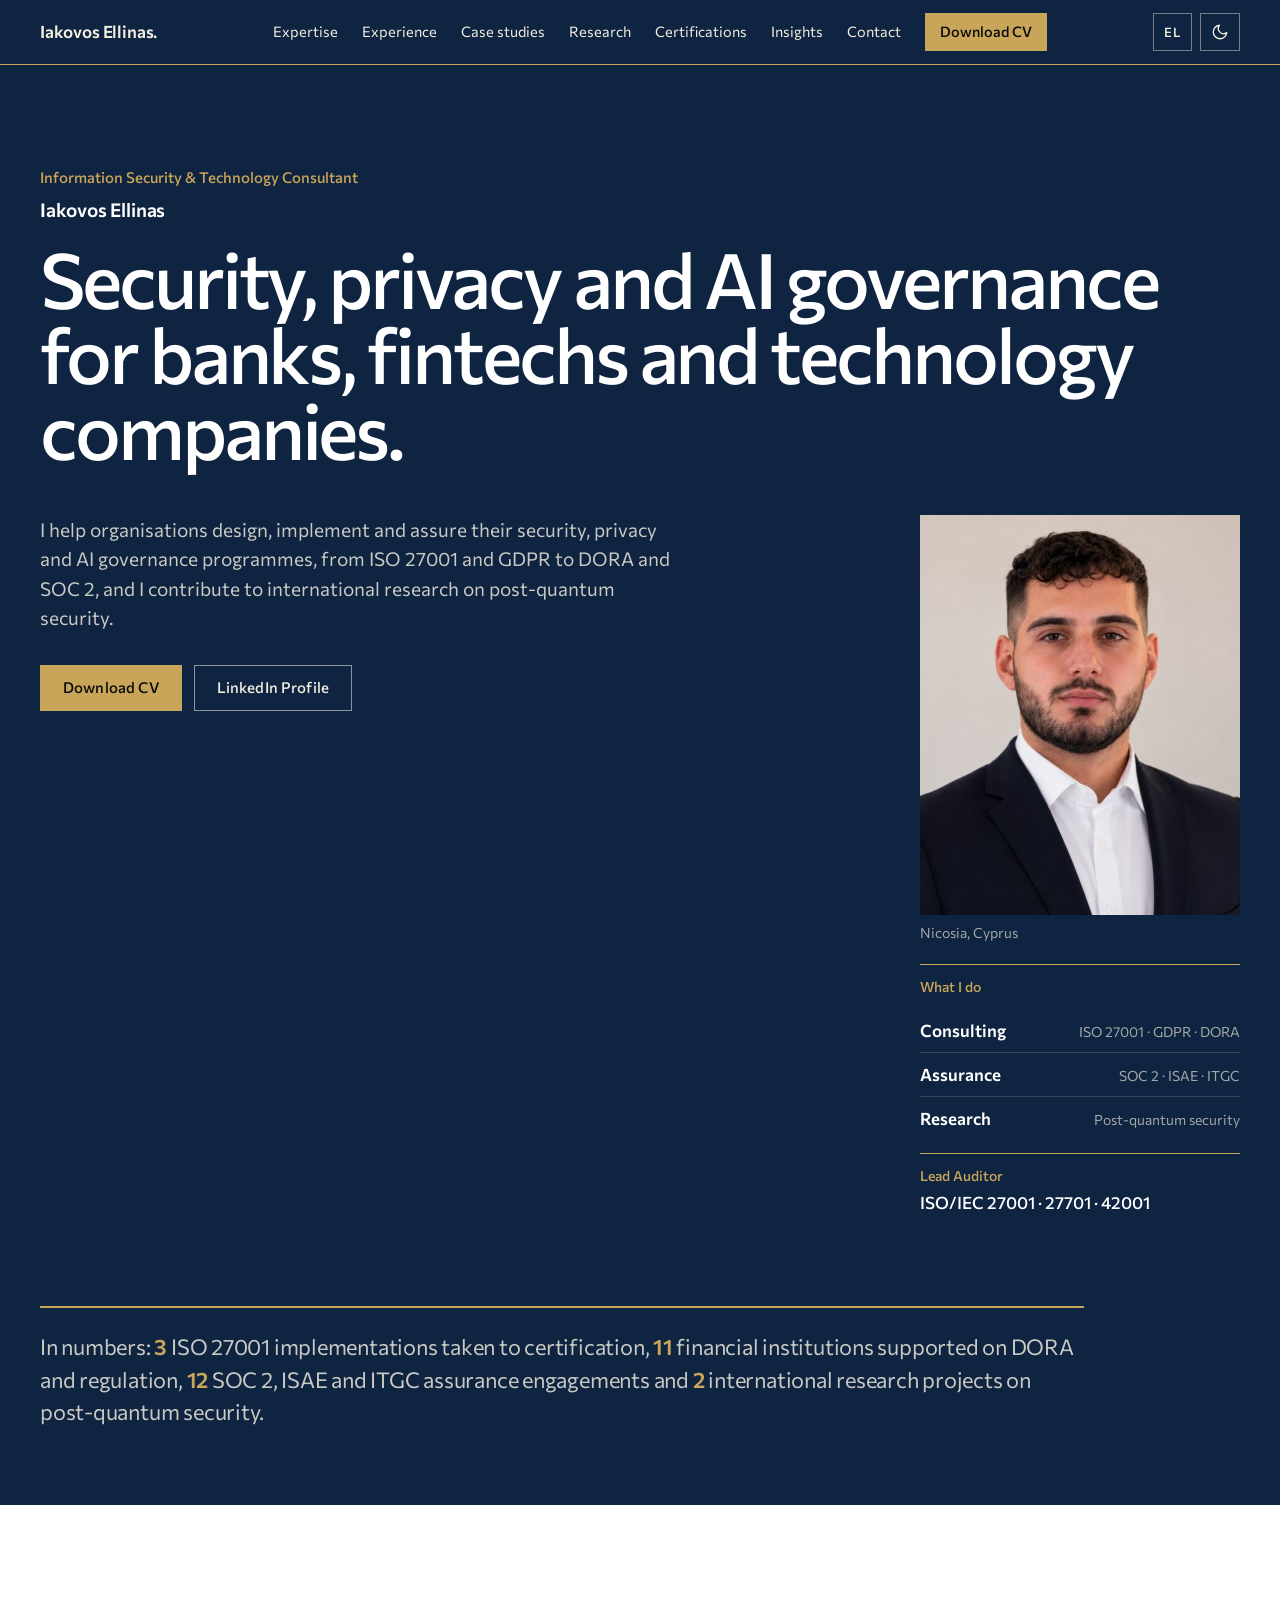
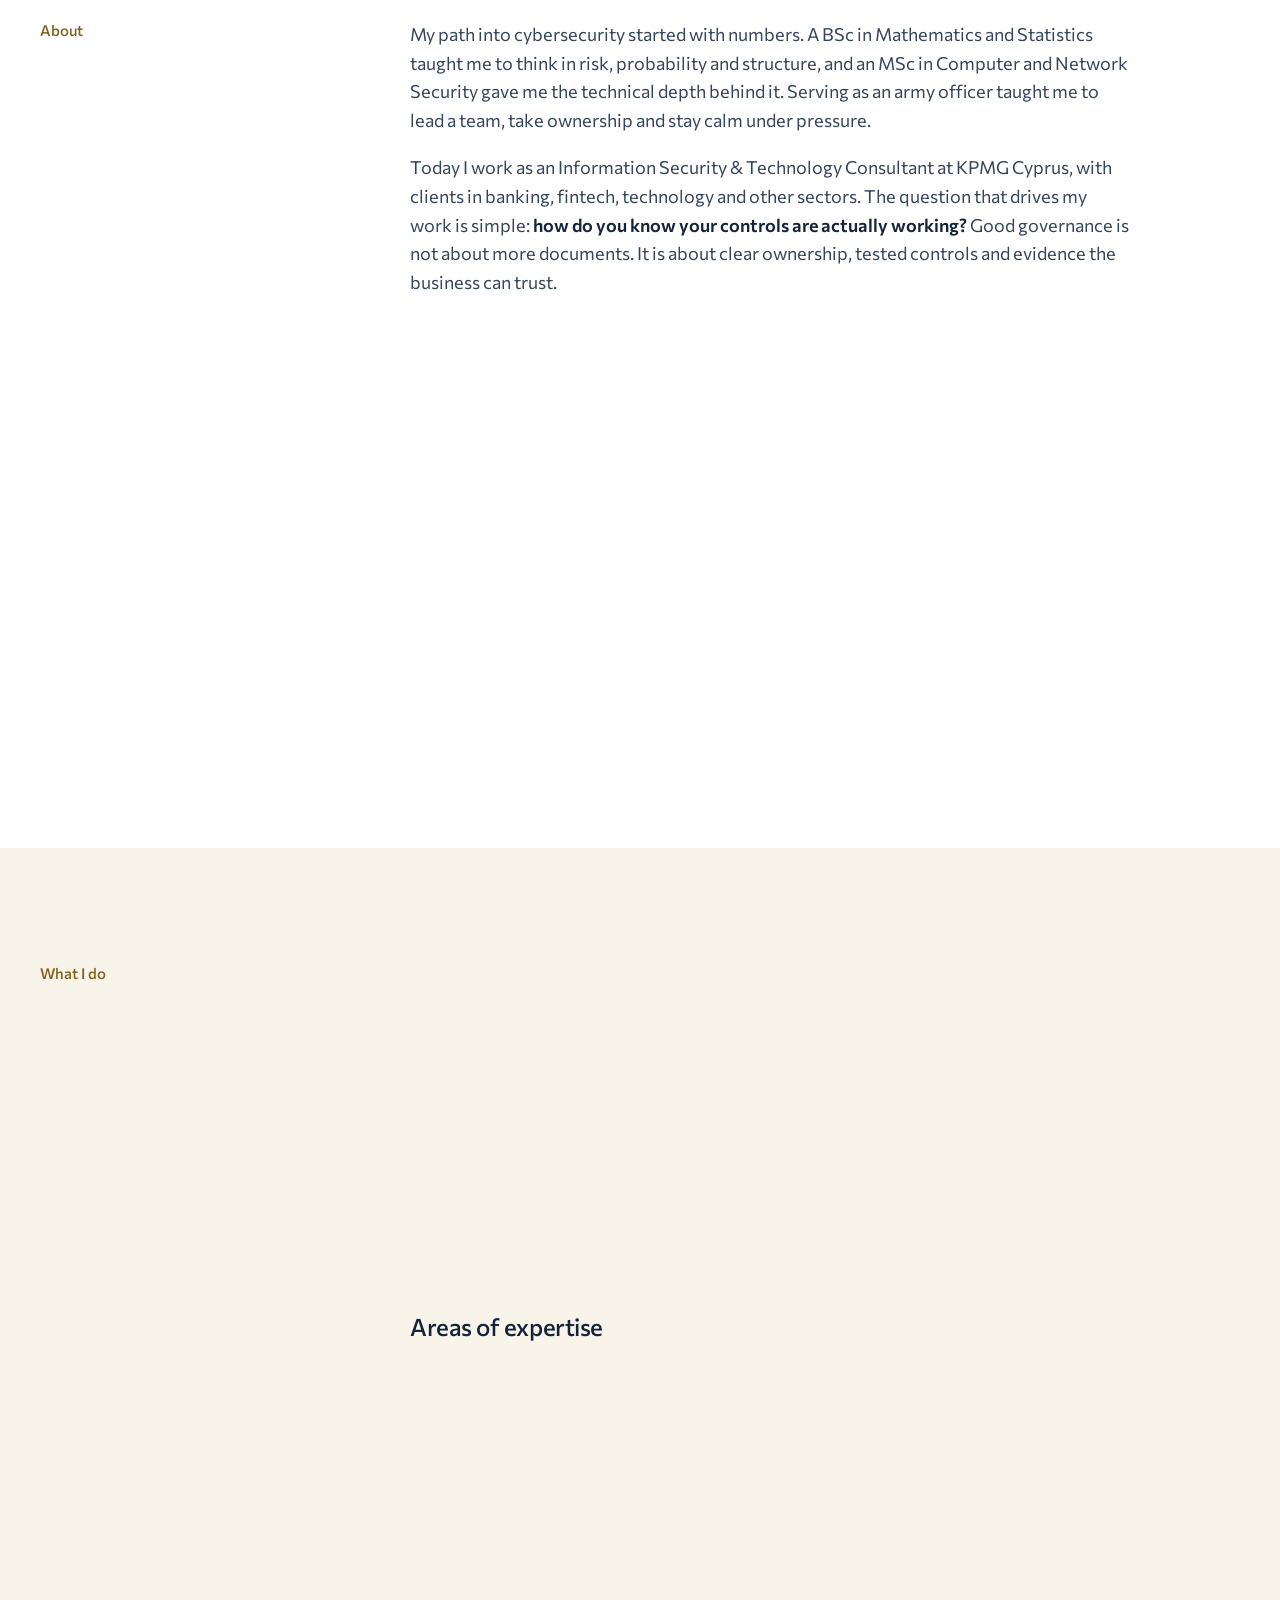
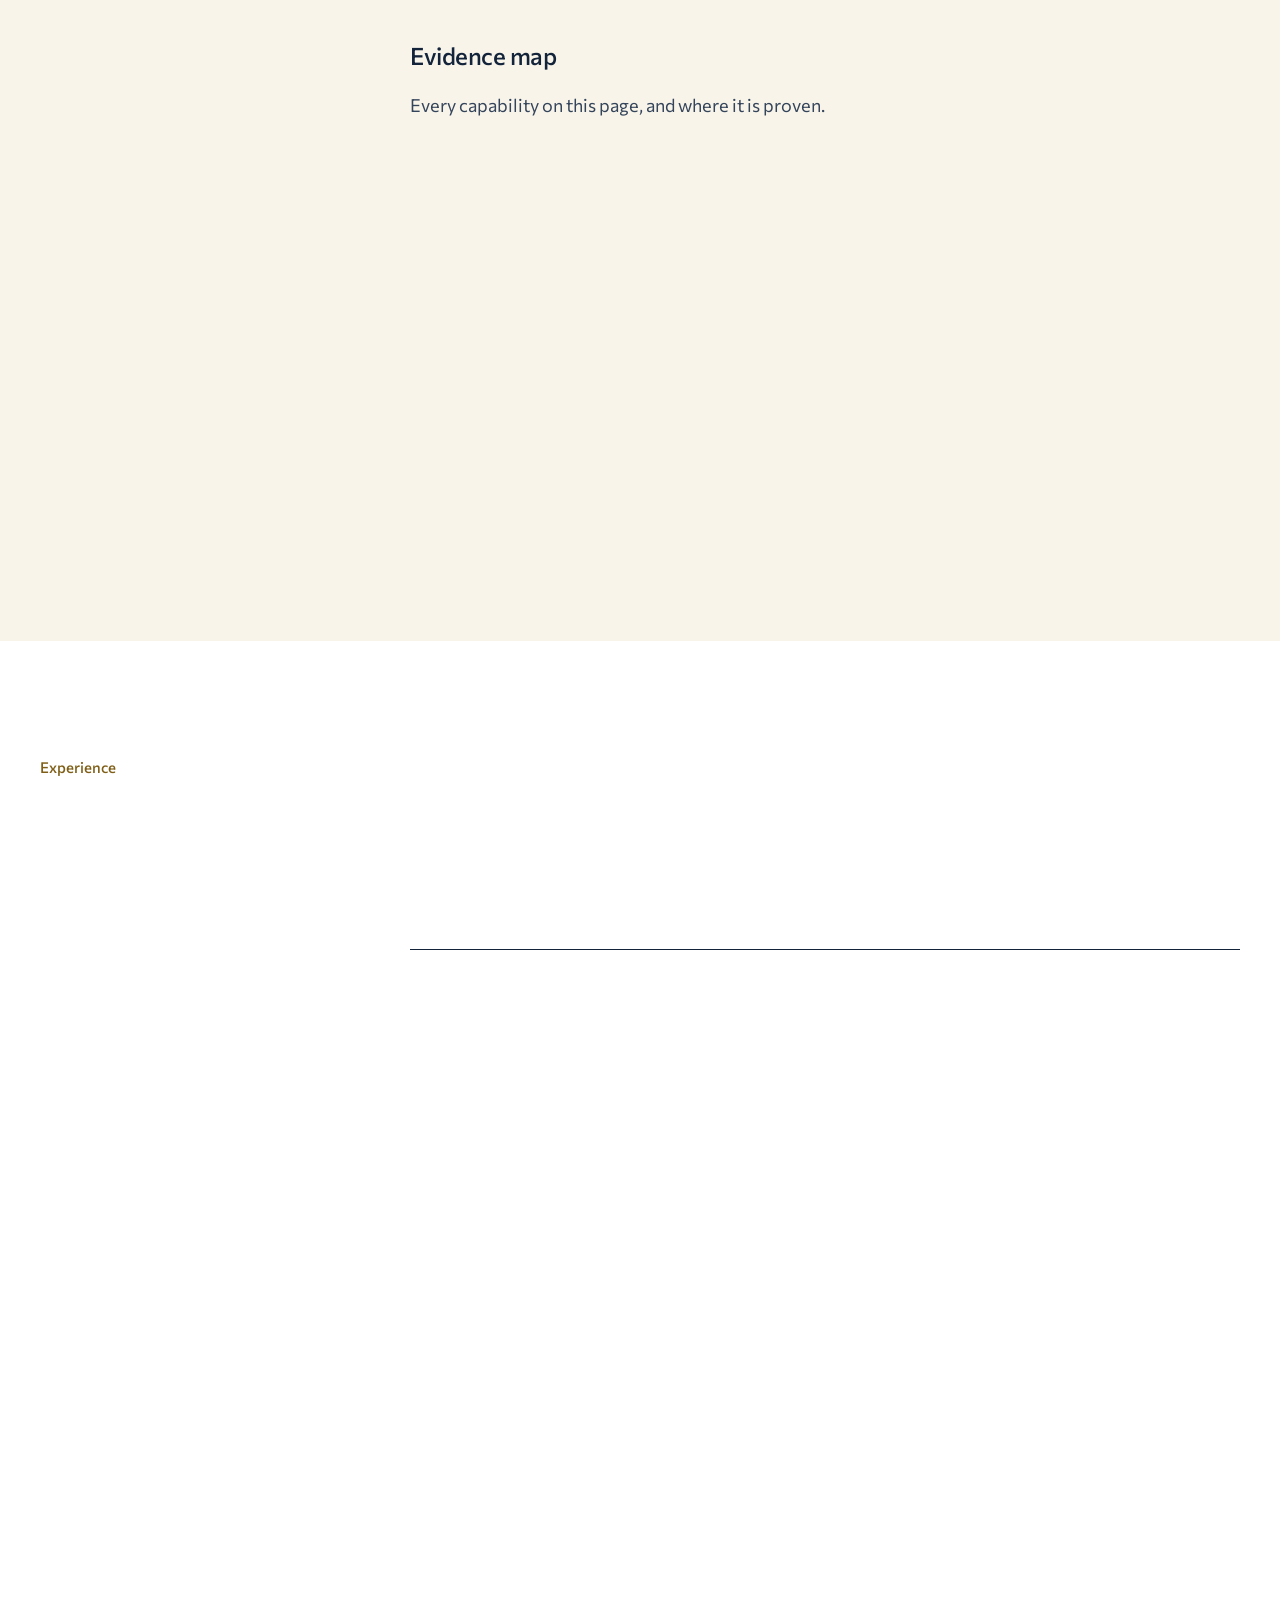
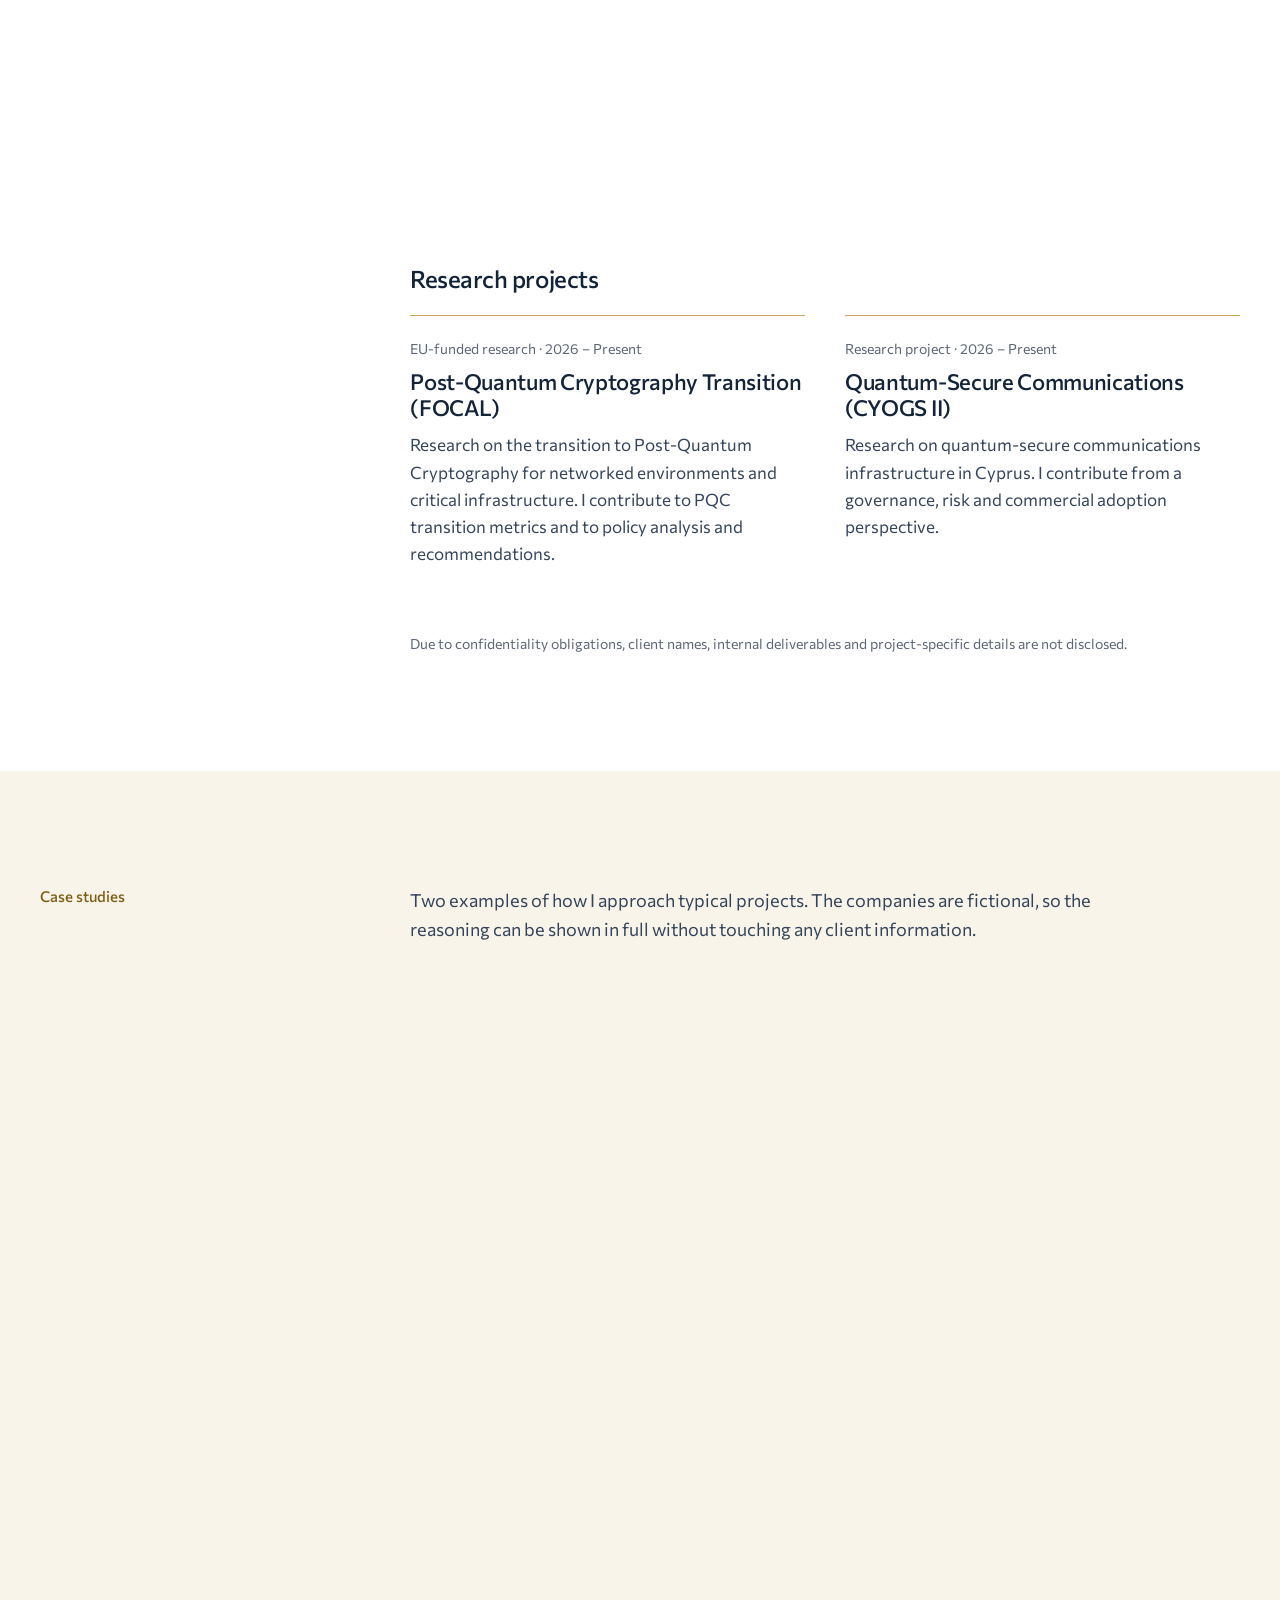
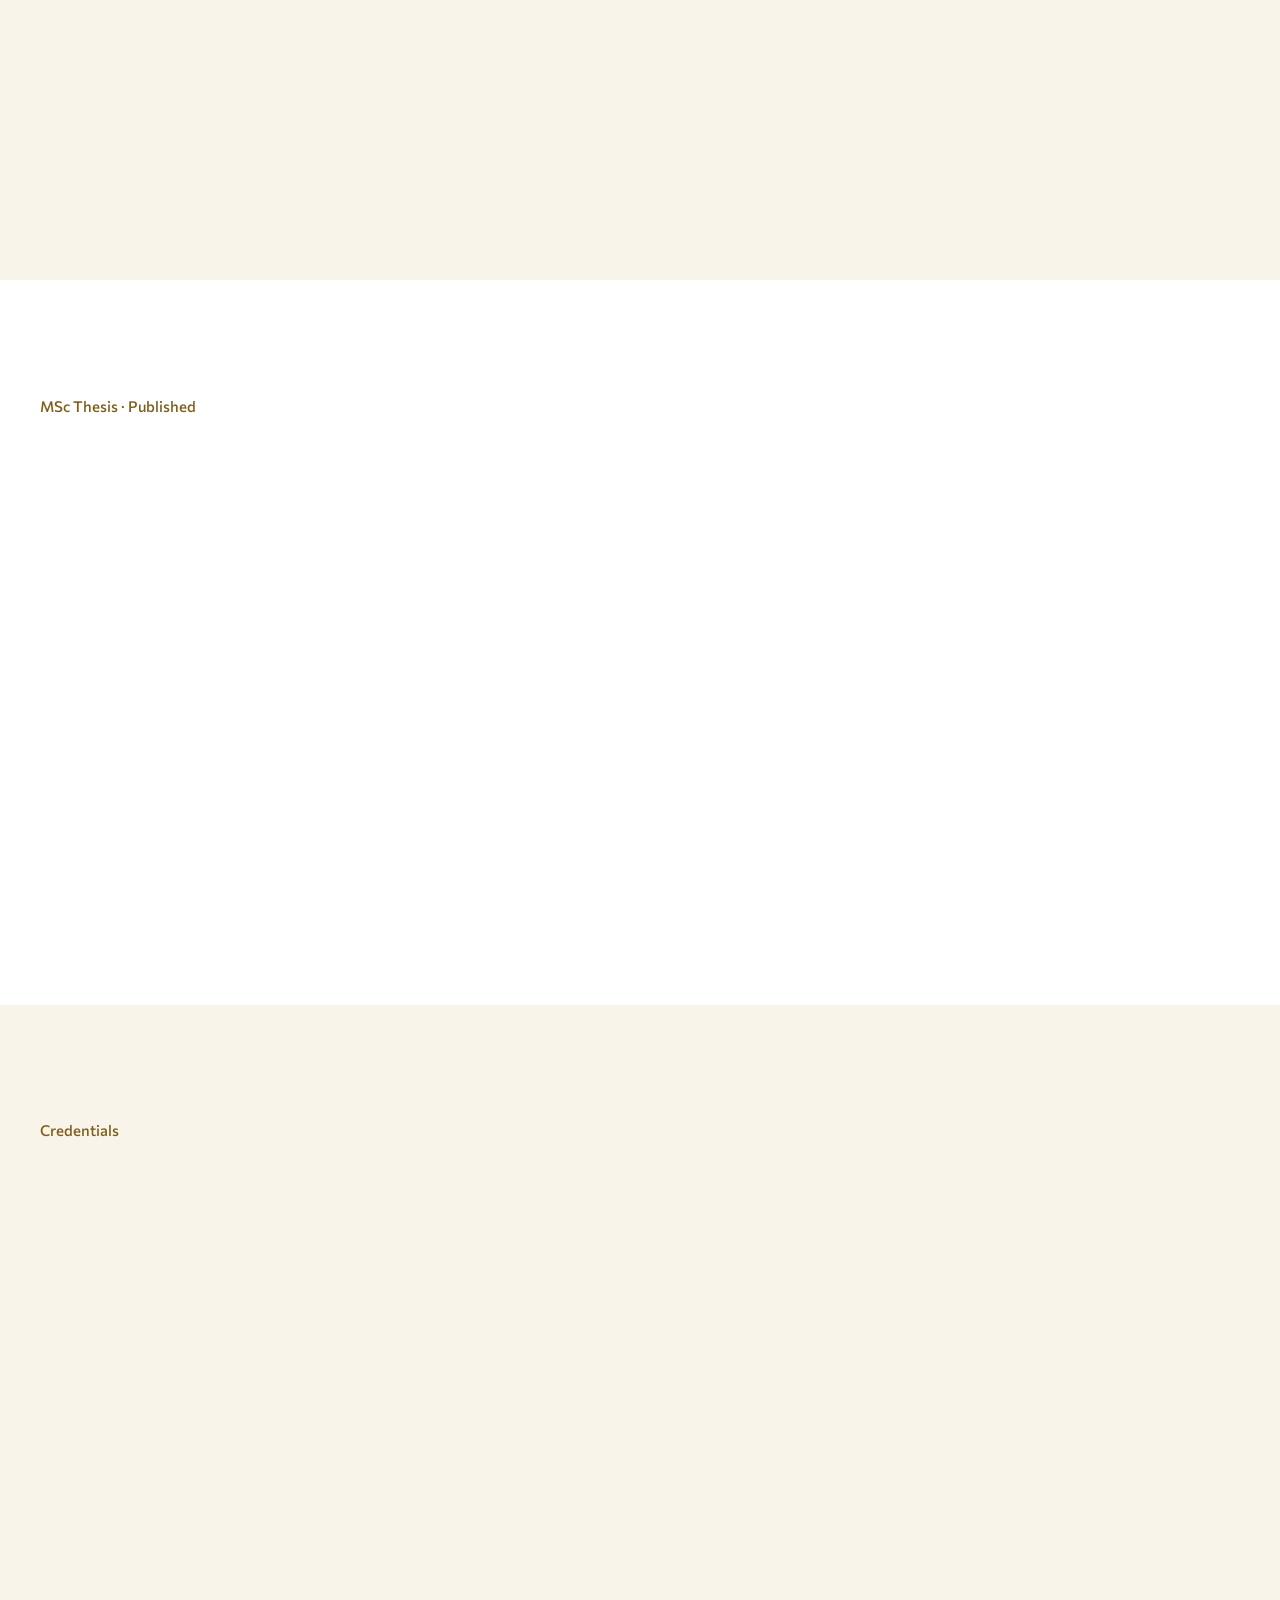
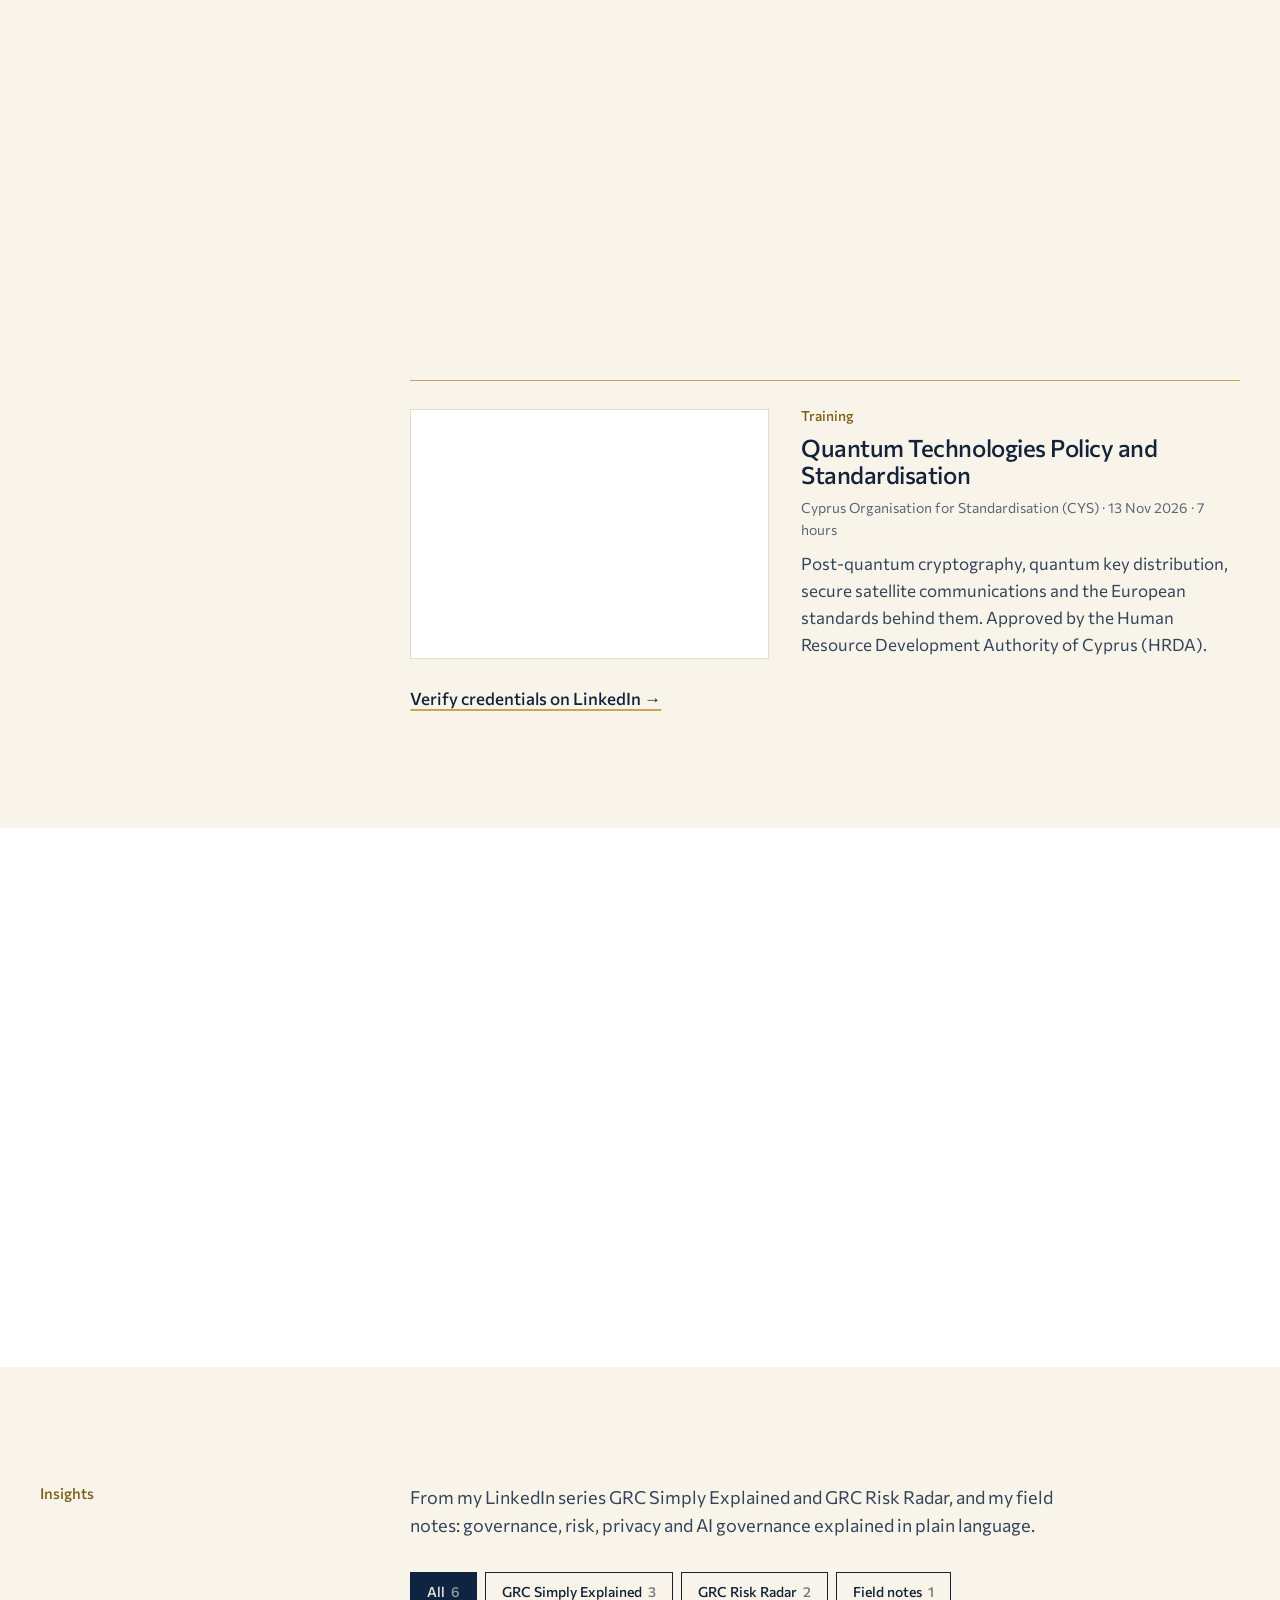
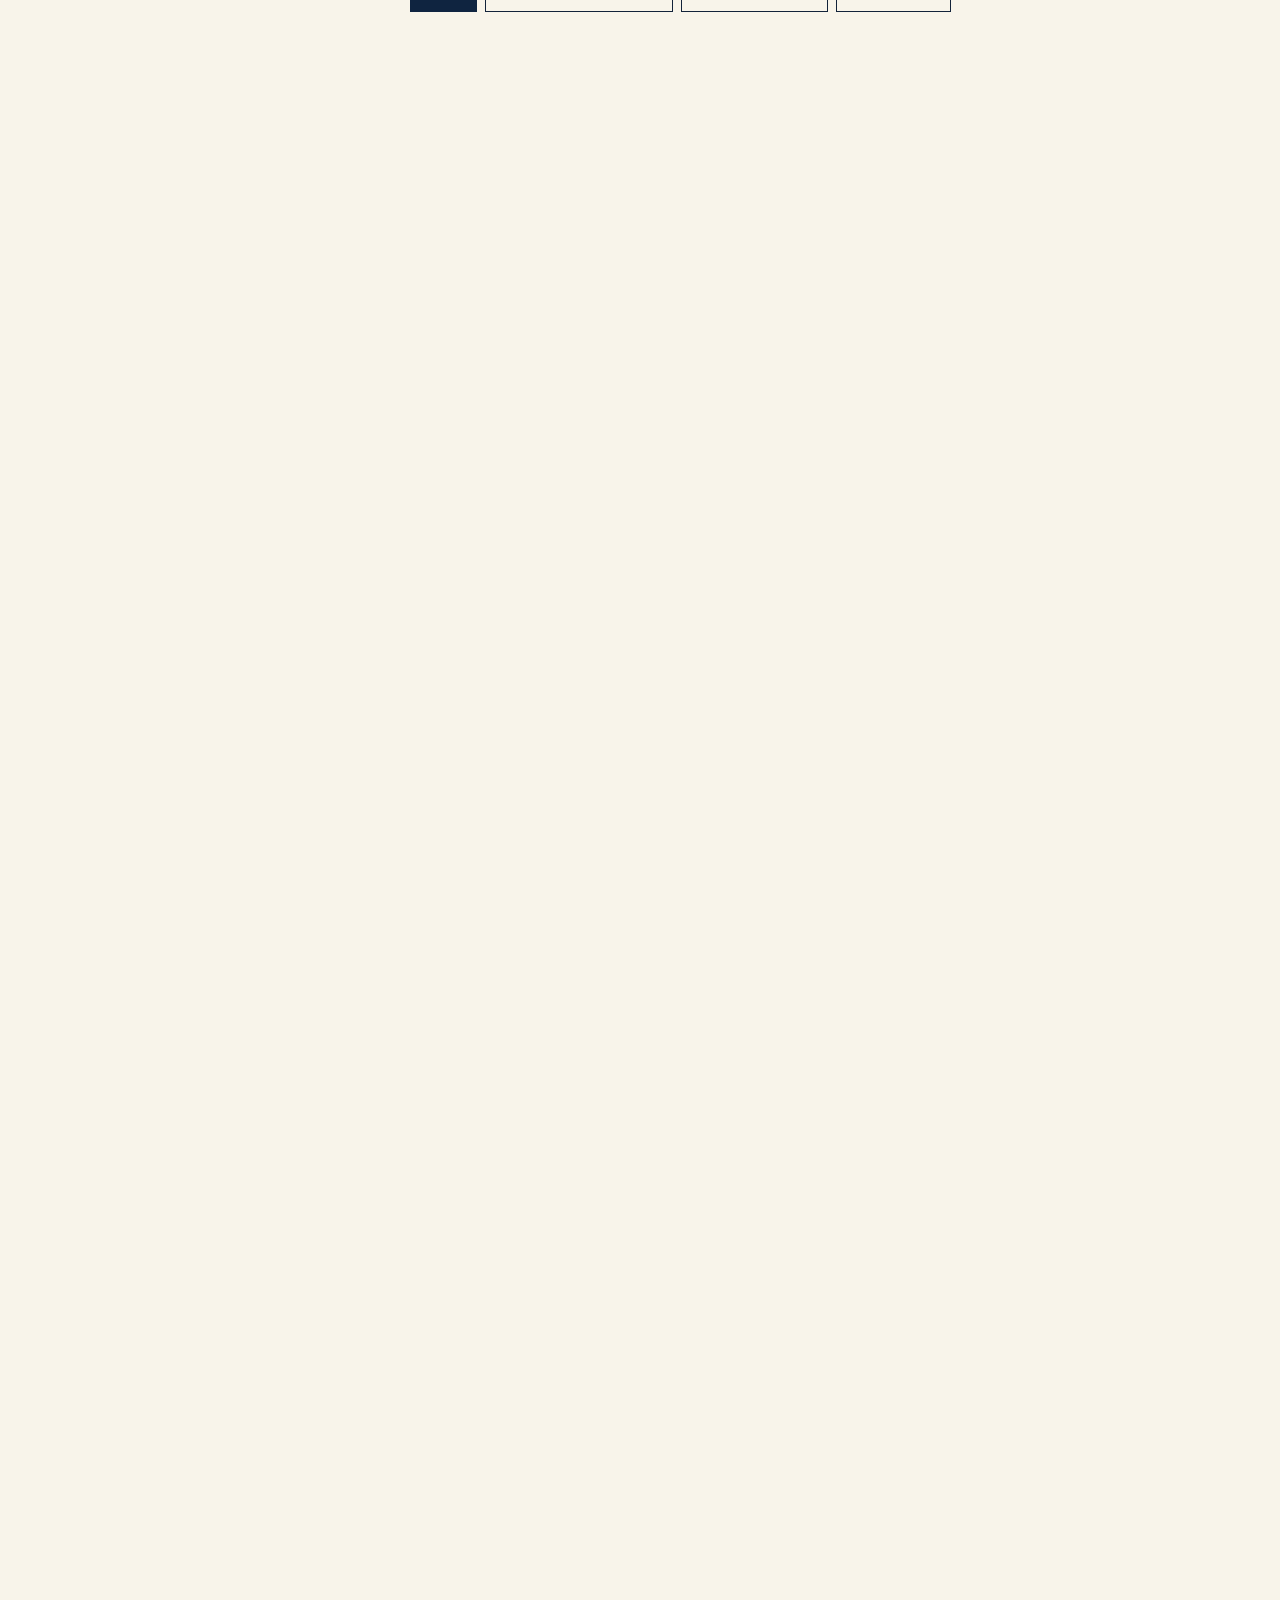
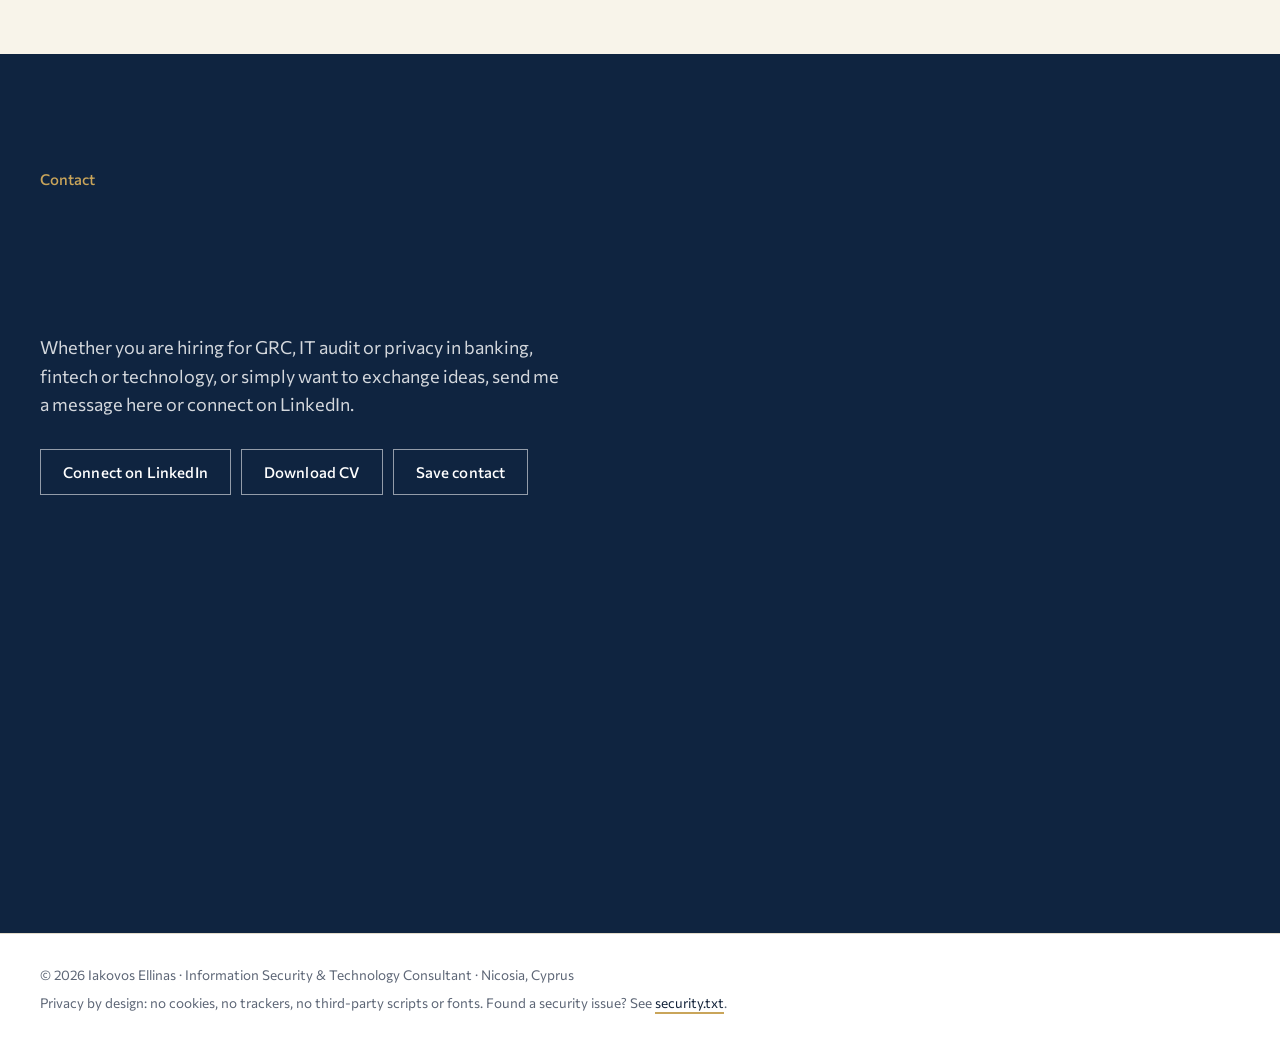
<file: index.html>
<!DOCTYPE html>
<html lang="en">
<head>
  <meta charset="UTF-8" />
  <meta name="viewport" content="width=device-width, initial-scale=1.0" />

  <title>Iakovos Ellinas | Information Security &amp; Technology Consultant</title>
  <meta name="description" content="Iakovos Ellinas, Information Security &amp; Technology Consultant at KPMG Cyprus. Consulting, assurance and research in security, privacy and AI governance for banks, fintechs and technology companies. ISO/IEC 27001, 27701 and 42001 Lead Auditor." />

  <!-- Open Graph / LinkedIn Preview -->
  <meta property="og:title" content="Iakovos Ellinas | Information Security &amp; Technology Consultant" />
  <meta property="og:description" content="Consulting, assurance and research in security, privacy and AI governance for banks, fintechs and technology companies. ISO/IEC 27001, 27701 and 42001 Lead Auditor." />
  <meta property="og:type" content="website" />
  <meta property="og:url" content="https://iakovosellinas.github.io" />
  <meta property="og:image" content="https://iakovosellinas.github.io/og-image.png?v=20261115n" />
  <meta name="twitter:card" content="summary_large_image" />
  <meta name="twitter:title" content="Iakovos Ellinas | Information Security &amp; Technology Consultant" />
  <meta name="twitter:description" content="Consulting, assurance and research in security, privacy and AI governance for banks, fintechs and technology companies. ISO/IEC 27001, 27701 and 42001 Lead Auditor." />
  <meta name="twitter:image" content="https://iakovosellinas.github.io/og-image.png?v=20261115n" />

  <link rel="icon" type="image/svg+xml" href="favicon.svg" />
  <link rel="canonical" href="https://iakovosellinas.github.io/" />
  <link rel="alternate" hreflang="en" href="https://iakovosellinas.github.io/" />
  <link rel="alternate" hreflang="el" href="https://iakovosellinas.github.io/el/" />
  <link rel="alternate" hreflang="x-default" href="https://iakovosellinas.github.io/" />
  <meta name="theme-color" content="#0f2440" />
  <meta name="color-scheme" content="light dark" />
  <meta http-equiv="Content-Security-Policy" content="default-src 'self'; script-src 'self' 'sha256-tJe+7gkclHnfP4NzZt9YBlnECq33wnCZb4DhhLHqdos='; style-src 'self'; img-src 'self' data:; font-src 'self'; connect-src 'self' https://api.web3forms.com; form-action 'self'; base-uri 'self'; object-src 'none'; upgrade-insecure-requests" />
  <meta name="referrer" content="strict-origin-when-cross-origin" />

  <script type="application/ld+json">
  {
    "@context": "https://schema.org",
    "@type": "Person",
    "name": "Iakovos Ellinas",
    "jobTitle": "Information Security & Technology Consultant",
    "worksFor": { "@type": "Organization", "name": "KPMG Cyprus" },
    "address": { "@type": "PostalAddress", "addressLocality": "Nicosia", "addressCountry": "CY" },
    "alumniOf": [
      { "@type": "CollegeOrUniversity", "name": "Open University of Cyprus" },
      { "@type": "CollegeOrUniversity", "name": "University of Cyprus" }
    ],
    "description": "Consulting, assurance and research in security, privacy and AI governance for banks, fintechs and technology companies. ISO/IEC 27001, 27701 and 42001 Lead Auditor.",
    "knowsAbout": ["Information Security", "GRC", "ISO/IEC 27001", "ISO/IEC 27701", "ISO/IEC 42001", "GDPR", "DORA", "SOC 2", "IT Audit", "AI Governance", "EU AI Act", "Post-Quantum Cryptography"],
    "hasCredential": [
      { "@type": "EducationalOccupationalCredential", "name": "ISO/IEC 27001 Lead Auditor", "credentialCategory": "certification" },
      { "@type": "EducationalOccupationalCredential", "name": "ISO/IEC 27701 Lead Auditor", "credentialCategory": "certification" },
      { "@type": "EducationalOccupationalCredential", "name": "ISO/IEC 42001 Lead Auditor", "credentialCategory": "certification" }
    ],
    "url": "https://iakovosellinas.github.io",
    "sameAs": ["https://www.linkedin.com/in/iakovosellinas"]
  }
  </script>

  <!-- Fonts are self-hosted (fonts/): no request goes to third parties -->
  <link rel="preload" href="fonts/commissioner-latin-500-normal.woff2?v=4" as="font" type="font/woff2" crossorigin />
  <link rel="preload" href="fonts/commissioner-latin-400-normal.woff2?v=4" as="font" type="font/woff2" crossorigin />

  <!-- Theme: saved choice, else the visitor's system setting (runs before paint, no flash) -->
  <script>
  (function () {
    var t = null;
    try { t = localStorage.getItem("theme"); } catch (e) {}
    if (t !== "light" && t !== "dark") {
      t = window.matchMedia && window.matchMedia("(prefers-color-scheme: dark)").matches ? "dark" : "light";
    }
    document.documentElement.setAttribute("data-theme", t);
  })();
  </script>

  <!-- ?v= forces browsers to load the new stylesheet instead of a cached old one -->
  <link rel="stylesheet" href="style.css?v=20261116a" />
</head>

<body>
  <a class="skip-link" href="#main">Skip to content</a>

  <header class="site-header">
    <nav class="navbar">
      <a href="#home" class="logo">Iakovos Ellinas<span>.</span></a>

      <ul class="nav-links">
        <li><a href="#expertise">Expertise</a></li>
        <li><a href="#experience">Experience</a></li>
        <li><a href="#case-studies">Case studies</a></li>
        <li><a href="#research">Research</a></li>
        <li><a href="#certifications">Certifications</a></li>
        <li><a href="#insights">Insights</a></li>
        <li><a href="#contact">Contact</a></li>
        <li><a href="Iakovos_Ellinas_CV.pdf?v=20261108" class="nav-cta" target="_blank" rel="noopener">Download CV</a></li>
      </ul>

      <div class="nav-actions">
        <a class="lang-switch" href="el/" hreflang="el" lang="el" title="Ελληνικά">EL</a>
        <button type="button" class="theme-toggle" aria-label="Switch to dark mode" title="Light / dark mode">
          <svg class="icon-moon" viewBox="0 0 24 24" aria-hidden="true"><path d="M21 12.8A9 9 0 1 1 11.2 3a7 7 0 0 0 9.8 9.8z"/></svg>
          <svg class="icon-sun" viewBox="0 0 24 24" aria-hidden="true"><circle cx="12" cy="12" r="4.2"/><path d="M12 2v2.2M12 19.8V22M4.9 4.9l1.6 1.6M17.5 17.5l1.6 1.6M2 12h2.2M19.8 12H22M4.9 19.1l1.6-1.6M17.5 6.5l1.6-1.6"/></svg>
        </button>
        <button type="button" class="menu-toggle" aria-label="Toggle navigation menu" aria-expanded="false">
          <span></span>
          <span></span>
          <span></span>
        </button>
      </div>
    </nav>
  </header>

  <main id="main">
    <!-- HERO -->
    <section id="home" class="hero">
      <div class="container">
        <div class="hero-inner">
          <div class="hero-content">
            <p class="eyebrow"><span class="dot"></span>Information Security &amp; Technology Consultant</p>
            <h1>Iakovos Ellinas</h1>
            <p class="hero-lead">
            Security, privacy and AI governance for banks, fintechs and technology companies.
          </p>
            <p class="hero-text">
            I help organisations design, implement and assure their security, privacy and AI governance programmes, from ISO 27001 and GDPR to DORA and SOC 2, and I contribute to international research on post-quantum security.
          </p>
            <div class="hero-buttons">
            <a href="Iakovos_Ellinas_CV.pdf?v=20261108" class="btn btn-primary" target="_blank" rel="noopener">Download CV</a>
            <a href="https://www.linkedin.com/in/iakovosellinas" class="btn btn-ghost" target="_blank" rel="noopener">LinkedIn Profile</a>
          </div>
          </div>
          <div class="hero-side">
            <figure class="exhibit">
              <div class="avatar-wrap">
                <img src="profile.jpg" alt="Iakovos Ellinas" class="avatar" width="400" height="400" decoding="async" />
            <span class="avatar avatar-fallback" aria-hidden="true">IE</span>
              </div>
              <figcaption>Nicosia, Cyprus</figcaption>
            </figure>
            <aside class="cred-panel" aria-label="What I do">
          <p class="cred-title">What I do</p>
          <ul class="cred-list">
            <li><span class="cred-std">Consulting</span><span class="cred-area">ISO 27001 · GDPR · DORA</span></li>
            <li><span class="cred-std">Assurance</span><span class="cred-area">SOC 2 · ISAE · ITGC</span></li>
            <li><span class="cred-std">Research</span><span class="cred-area">Post-quantum security</span></li>
          </ul>
          <div class="cred-la">
            <p class="cred-title">Lead Auditor</p>
            <p class="cred-la-std">ISO/IEC 27001 · 27701 · 42001</p>
          </div>
        </aside>
          </div>
        </div>
        <p class="facts">In numbers: <strong>3</strong> ISO 27001 implementations taken to certification, <strong>11</strong> financial institutions supported on DORA and regulation, <strong>12</strong> SOC 2, ISAE and ITGC assurance engagements and <strong>2</strong> international research projects on post-quantum security.</p>
      </div>
    </section>

    <!-- ABOUT -->
    <section id="about" class="section">
      <div class="container about-grid">
        <div>
          <div class="sec-head"><p class="section-label"><span class="num">01</span>About</p>
          <h2>From numbers to governance</h2></div>
          <p>
            My path into cybersecurity started with numbers. A BSc in Mathematics and Statistics taught me to think in risk, probability and structure, and an MSc in Computer and Network Security gave me the technical depth behind it. Serving as an army officer taught me to lead a team, take ownership and stay calm under pressure.
          </p>
          <p>
            Today I work as an Information Security &amp; Technology Consultant at KPMG Cyprus, with clients in banking, fintech, technology and other sectors. The question that drives my work is simple: <strong>how do you know your controls are actually working?</strong> Good governance is not about more documents. It is about clear ownership, tested controls and evidence the business can trust.
          </p>
        </div>

        <figure class="record" aria-label="Profile summary">
          <dl class="record-body">
            <div><dt>Owner</dt><dd>Iakovos Ellinas</dd></div>
            <div><dt>Role</dt><dd>Information Security &amp; Technology Consultant, KPMG Cyprus</dd></div>
            <div><dt>Scope</dt><dd>ISO 27001 · ISO 27701 · ISO 42001 · DORA · GDPR · SOC 2</dd></div>
            <div><dt>Work</dt><dd>Consulting · Assurance · Research</dd></div>
            <div><dt>Track record</dt><dd>3 ISO 27001 implementations · 11 financial institutions · 12 assurance engagements · 2 research projects</dd></div>
            <div><dt>Education</dt><dd>MSc Computer and Network Security (9.25/10) · BSc Mathematics and Statistics</dd></div>
            <div><dt>Location</dt><dd>Nicosia, Cyprus · on-site or remote across the EU</dd></div>
            <div><dt>Languages</dt><dd>Greek (native) · English (B2) · French (B1)</dd></div>
          </dl>
        </figure>
      </div>
    </section>


    <!-- EXPERTISE -->
    <section id="expertise" class="section section-alt">
      <div class="container">
        <div class="sec-head"><p class="section-label"><span class="num">02</span>What I do</p>
        <h2>Consulting, assurance and research</h2></div>

        <div class="modes" data-label="Ways I work">
          <article class="mode">
            <p class="mode-num">01 / Consulting</p>
            <h3>Design and implement</h3>
            <p>Building security and privacy programmes that fit the business: ISO 27001 and GDPR implementations, policies and procedures, risk registers, and DORA and regulatory readiness for financial institutions.</p>
            <p class="mode-out">Outcome: a working programme, ready for certification or supervisory review.</p>
          </article>
          <article class="mode">
            <p class="mode-num">02 / Assurance</p>
            <h3>Test and report</h3>
            <p>Independent testing of whether controls really work: SOC 2, ISAE 3000/3402 and IT general controls, cloud security and third-party provider audits.</p>
            <p class="mode-out">Outcome: findings and reports that clients, auditors and regulators can rely on.</p>
          </article>
          <article class="mode">
            <p class="mode-num">03 / Research</p>
            <h3>Explore what comes next</h3>
            <p>Contributing to two international research projects on the transition to post-quantum cryptography and quantum-secure communications, and published MSc research on AI and GDPR transparency.</p>
            <p class="mode-out">Outcome: practical guidance for risks that are only starting to arrive.</p>
          </article>
        </div>

        <h3 class="sub-h">Areas of expertise</h3>
        <div class="grid-4">
          <article class="card pillar">
            <div class="pillar-icon" aria-hidden="true">
              <svg viewBox="0 0 24 24"><path d="M12 2 4 5v6c0 5 3.4 9.4 8 11 4.6-1.6 8-6 8-11V5l-8-3z"/><path d="m8.5 12 2.5 2.5 4.5-5"/></svg>
            </div>
            <h4>GRC &amp; ISMS</h4>
            <p>ISO 27001 implementation, security policies and procedures, risk registers and control design.</p>
          </article>
          <article class="card pillar">
            <div class="pillar-icon" aria-hidden="true">
              <svg viewBox="0 0 24 24"><path d="M9 3h6l1 2h3v16H5V5h3l1-2z"/><path d="m9 13 2 2 4-4"/></svg>
            </div>
            <h4>Audit &amp; Assurance</h4>
            <p>SOC 2, ISAE 3000/3402 and IT general controls: control testing, evidence review and reporting.</p>
          </article>
          <article class="card pillar">
            <div class="pillar-icon" aria-hidden="true">
              <svg viewBox="0 0 24 24"><rect x="5" y="10" width="14" height="11" rx="2"/><path d="M8 10V7a4 4 0 0 1 8 0v3"/><circle cx="12" cy="15.5" r="1.5"/></svg>
            </div>
            <h4>Privacy &amp; AI Governance</h4>
            <p>GDPR programmes, ISO 27701 and ISO 42001 management systems, EU AI Act readiness.</p>
          </article>
          <article class="card pillar">
            <div class="pillar-icon" aria-hidden="true">
              <svg viewBox="0 0 24 24"><path d="M3 21h18"/><path d="M5 21V10M10 21V10M14 21V10M19 21V10"/><path d="M2 10 12 3l10 7z"/></svg>
            </div>
            <h4>Financial Services Regulation</h4>
            <p>DORA, PSD2, CRD VI, SWIFT CSCF and Central Bank of Cyprus regulatory requirements.</p>
          </article>
        </div>

        <h3 class="sub-h" id="evidence">Evidence map</h3>
        <p class="section-intro ev-intro">Every capability on this page, and where it is proven.</p>
        <div class="ev-wrap" data-pick="Choose a capability" data-for="Evidence for">
          <table class="ev-table">
            <caption class="sr-only">Capabilities and the evidence behind them</caption>
            <thead><tr><th scope="col">Capability</th><th scope="col">Credential</th><th scope="col">Work experience</th><th scope="col">Published work</th></tr></thead>
            <tbody>
              <tr><th scope="row">ISO 27001 &amp; ISMS</th><td data-label="Credential">ISO/IEC 27001 Lead Auditor (TÜV AUSTRIA)</td><td data-label="Work experience">3 implementations, 3 clients to certification, 20+ policies</td><td data-label="Published work"><a href="case-studies/iso-27001-implementation.html">Case study: ISO 27001 for a SaaS company</a> · <a href="https://www.linkedin.com/feed/update/urn:li:activity:7476245719029452801/" target="_blank" rel="noopener">GRC Simply Explained #3</a></td></tr>
              <tr><th scope="row">Privacy &amp; GDPR</th><td data-label="Credential">ISO/IEC 27701 Lead Auditor (Mastermind Assurance)</td><td data-label="Work experience">GDPR programmes: gap assessments, policies and procedures</td><td data-label="Published work"><a href="https://kypseli.ouc.ac.cy/entities/theses/2e19e883-4192-4420-a08a-af963757eb36" target="_blank" rel="noopener">Published MSc thesis on GDPR transparency</a> · <a href="https://www.linkedin.com/feed/update/urn:li:activity:7468636923163541504/" target="_blank" rel="noopener">GRC Simply Explained #1</a></td></tr>
              <tr><th scope="row">AI governance</th><td data-label="Credential">ISO/IEC 42001 Lead Auditor (BSI)</td><td data-label="Work experience">MSc research on AI-generated privacy policies</td><td data-label="Published work"><a href="https://www.linkedin.com/feed/update/urn:li:activity:7471165964768833536/" target="_blank" rel="noopener">GRC Simply Explained #2</a> · <a href="https://www.linkedin.com/feed/update/urn:li:activity:7468636923163541504/" target="_blank" rel="noopener">#1</a></td></tr>
              <tr><th scope="row">Audit &amp; assurance</th><td data-label="Credential">Three ISO Lead Auditor certifications</td><td data-label="Work experience">12 SOC 2, ISAE and ITGC engagements, 10+ assurance reports</td><td data-label="Published work"><a href="https://www.linkedin.com/feed/update/urn:li:activity:7476245719029452801/" target="_blank" rel="noopener">GRC Simply Explained #3</a></td></tr>
              <tr><th scope="row">DORA &amp; financial regulation</th><td data-label="Credential"><span class="ev-none" aria-label="none">—</span></td><td data-label="Work experience">11 financial institutions on DORA, PSD2, CRD VI, SWIFT CSCF</td><td data-label="Published work"><a href="case-studies/dora-third-party-risk.html">Case study: DORA ICT third-party risk</a></td></tr>
              <tr><th scope="row">Third-party &amp; cloud risk</th><td data-label="Credential"><span class="ev-none" aria-label="none">—</span></td><td data-label="Work experience">Cloud security and third-party provider audits</td><td data-label="Published work"><a href="https://www.linkedin.com/feed/update/urn:li:activity:7477650898479992832/" target="_blank" rel="noopener">GRC Risk Radar #1</a> · <a href="https://www.linkedin.com/feed/update/urn:li:activity:7527271626665631744/" target="_blank" rel="noopener">#2</a> · <a href="case-studies/dora-third-party-risk.html">DORA case study</a></td></tr>
              <tr><th scope="row">Cyber risk reporting</th><td data-label="Credential">XM Cyber: Risk Reporting to the Board, Exposure Management</td><td data-label="Work experience">Findings and risk assessments reported to client management</td>XX security</th><td data-label="Credential">Quantum Technologies Policy and Standardisation (CYS, 2026)</td><td data-label="Work experience">2 international research projects (PQC transition, quantum-secure communications)</td><td data-label="Published work"><a href="https://www.linkedin.com/feed/update/urn:li:activity:7528049699413499904/" target="_blank" rel="noopener">Field note: Quantum Technologies Policy and Standardisation</a></td></tr>
            </tbody>
          </table>
        </div>
      </div>
    </section>

    <!-- EXPERIENCE -->
    <section id="experience" class="section">
      <div class="container">
        <div class="sec-head"><p class="section-label"><span class="num">03</span>Experience</p>
        <h2>Professional experience</h2></div>

        <ol class="path" aria-label="Career milestones">
          <li><span class="path-date">2019</span><span class="path-text">Reserve Officer, Cyprus Army</span></li>
          <li><span class="path-date">2024</span><span class="path-text">BSc Mathematics &amp; Statistics</span></li>
          <li><span class="path-date">Feb 2025</span><span class="path-text">Joined KPMG Cyprus</span></li>
          <li><span class="path-date">Jan 2026</span><span class="path-text">ISO 27001 Lead Auditor</span></li>
          <li><span class="path-date">May 2026</span><span class="path-text">MSc Computer &amp; Network Security, 9.25/10</span></li>
          <li><span class="path-date">Jul 2026</span><span class="path-text">ISO 27701 Lead Auditor</span></li>
          <li class="path-now"><span class="path-date">Aug 2026</span><span class="path-text">ISO 42001 Lead Auditor</span></li>
        </ol>

        <div class="timeline">
          <article class="tl-item">
            <div class="tl-meta">
              <p class="tl-date">Feb 2025 – Present</p>
              <p class="tl-place">Nicosia, Cyprus</p>
            </div>
            <div class="tl-body">
              <h3>Information Security &amp; Technology Consultant</h3>
              <p class="tl-org">KPMG Cyprus · Technology Consulting</p>
              <p class="tl-intro">Clients in financial services, fintech, legal, technology and multinational groups.</p>
              <ul>
                <li>Delivered <strong>3 ISO/IEC 27001 implementation projects</strong>, drafting <strong>20+ security policies and procedures</strong> and building risk registers, taking <strong>3 clients through to certification</strong>.</li>
                <li>Supported <strong>11 financial institutions</strong> on DORA implementation and on PSD2, CRD VI, SWIFT CSCF and Central Bank of Cyprus regulatory compliance reviews.</li>
                <li>Performed control testing and evidence review across <strong>12 SOC 2, ISAE 3000/3402 and ITGC engagements</strong>, supporting the issuance of <strong>10+ assurance reports</strong>.</li>
                <li>Implemented GDPR programmes, from compliance gap assessments to data protection policies and procedures.</li>
                <li>Conducted cloud security and third-party provider audits, reported findings, risk assessments and compliance matrices to client management.</li>
                <li>Active contributor to <strong>2 international research projects</strong> on post-quantum cryptography and quantum-secure communications.</li>
              </ul>
            </div>
          </article>

          <article class="tl-item">
            <div class="tl-meta">
              <p class="tl-date">Jul 2019 – Present</p>
              <p class="tl-place">Cyprus</p>
            </div>
            <div class="tl-body">
              <h3>Lieutenant (Reserve)</h3>
              <p class="tl-org">Cyprus Army</p>
              <p>Completed officer training in Crete, Greece, active service Jul 2019 – Sep 2020, leading a unit of 30 soldiers. Reserve officer since.</p>
            </div>
          </article>
        </div>

        <h3 class="sub-h">Research projects</h3>
        <div class="grid-2">
          <article class="card">
            <p class="card-tag">EU-funded research · 2026 – Present</p>
            <h4>Post-Quantum Cryptography Transition (FOCAL)</h4>
            <p>Research on the transition to Post-Quantum Cryptography for networked environments and critical infrastructure. I contribute to PQC transition metrics and to policy analysis and recommendations.</p>
          </article>
          <article class="card">
            <p class="card-tag">Research project · 2026 – Present</p>
            <h4>Quantum-Secure Communications (CYOGS II)</h4>
            <p>Research on quantum-secure communications infrastructure in Cyprus. I contribute from a governance, risk and commercial adoption perspective.</p>
          </article>
        </div>

        <p class="note">Due to confidentiality obligations, client names, internal deliverables and project-specific details are not disclosed.</p>
      </div>
    </section>

    <!-- CASE STUDIES -->
    <section id="case-studies" class="section section-alt">
      <div class="container">
        <div class="sec-head"><p class="section-label"><span class="num">04</span>Case studies</p>
        <h2>Sample work</h2></div>
        <p class="section-intro">Two examples of how I approach typical projects. The companies are fictional, so the reasoning can be shown in full without touching any client information.</p>
        <div class="grid-2">
          <a class="card case-card" href="case-studies/iso-27001-implementation.html">
            <p class="card-tag">ISO/IEC 27001 · SaaS company</p>
            <h4>Getting a SaaS company to ISO 27001 without drowning it in paperwork</h4>
            <p>Scoping, scenario-based risk assessment, a risk-driven Statement of Applicability and evidence that stays current after certification.</p>
            <div class="case-dec"><p class="case-dec-h">Key decisions</p><ol><li>Scope the ISMS around the product, not the whole company</li><li>Scenario-based risk assessment instead of a huge asset list</li><li>Justify every Annex A decision from the risk assessment</li></ol></div>
            <p class="case-card-foot"><span class="case-flag">Sample work · fictional company</span><span class="insight-link">Read the case study &rarr;</span></p>
          </a>
          <a class="card case-card" href="case-studies/dora-third-party-risk.html">
            <p class="card-tag">DORA · Payments company</p>
            <h4>Bringing 60 ICT providers under control for DORA</h4>
            <p>Register of information, critical or important functions, Article 30 contract gaps, concentration risk and tested exit strategies.</p>
            <div class="case-dec"><p class="case-dec-h">Key decisions</p><ol><li>Build the inventory from money, not from memory</li><li>Start from critical or important functions, not from providers</li><li>Fix contracts by priority, with addenda instead of renegotiation</li></ol></div>
            <p class="case-card-foot"><span class="case-flag">Sample work · fictional company</span><span class="insight-link">Read the case study &rarr;</span></p>
          </a>
        </div>
      </div>
    </section>

    <!-- RESEARCH -->
    <section id="research" class="section">
      <div class="container">
        <div class="sec-head"><p class="section-label"><span class="num">05</span>MSc Thesis · Published</p>
        <h2>Research</h2></div>

        <article class="showcase">
          <div class="showcase-visual" aria-hidden="true">
            <div class="doc">
              <div class="doc-bar"><span></span><span></span><span></span><em>privacy-policy_ai-draft.docx</em></div>
              <div class="doc-body">
                <p class="doc-title">Privacy Policy · AI-generated draft</p>
                <ul class="doc-checks">
                  <li class="ok">Identity of the controller <b>Art. 13(1)(a)</b></li>
                  <li class="ok">Purposes and legal basis <b>Art. 13(1)(c)</b></li>
                  <li class="warn">Retention period: vague wording <b>Art. 13(2)(a)</b></li>
                  <li class="warn">Recipients: generic categories <b>Art. 13(1)(e)</b></li>
                  <li class="ok">Data subject rights <b>Art. 13(2)(b)</b></li>
                </ul>
              </div>
            </div>
            <p class="showcase-caption">Generate · Evaluate · Review</p>
          </div>

          <div class="showcase-main">
            <div class="showcase-top">
              <p class="card-tag">MSc Thesis · Open University of Cyprus · May 2026</p>
              <span class="pill-live"><i></i>Published</span>
            </div>
            <h3>Evaluation of the Quality of Privacy Policy Templates Generated by AI</h3>
            <p>
              Can AI tools produce privacy policies that are not only formally aligned with the GDPR, but also clear, complete and understandable?
            </p>
            <div class="tags">
              <span>GDPR Art. 12–14</span><span>EDPB Guidelines</span><span>Transparency</span><span>AI Governance</span>
            </div>

            <details class="inside">
              <summary>Inside the research</summary>
              <div class="inside-body">
                <p><strong>Tools:</strong> ChatGPT, Copilot, Gemini and specialised privacy policy generators.</p>
                <p><strong>Method:</strong> each policy was assessed against GDPR Articles 12–14 and the EDPB transparency guidelines, in three scenarios: e-commerce, a health app and an educational platform.</p>
                <p><strong>Finding:</strong> AI can produce a strong first draft, especially with well-structured prompts, but can create an illusion of legal completeness while relying on vague or generic wording. Human legal review and controller accountability remain essential.</p>
              </div>
            </details>

            <a href="https://kypseli.ouc.ac.cy/entities/theses/2e19e883-4192-4420-a08a-af963757eb36" class="btn btn-primary showcase-btn" target="_blank" rel="noopener">Read the thesis</a>
          </div>
        </article>
      </div>
    </section>

    <!-- CERTIFICATIONS -->
    <section id="certifications" class="section section-alt">
      <div class="container">
        <div class="sec-head"><p class="section-label"><span class="num">06</span>Credentials</p>
        <h2>Certifications</h2></div>

        <div class="grid-3">
          <article class="card cert cert-lead">
            <a class="cert-img" href="img/certs/iso42001.jpg?v=1" target="_blank" rel="noopener" aria-label="Open the certificate: ISO/IEC 42001:2023"><img src="img/certs/iso42001-thumb.jpg?v=1" alt="Certificate: ISO/IEC 42001:2023" width="520" height="368" loading="lazy" decoding="async" /></a>
            <p class="cert-badge">Lead Auditor</p>
            <h4>ISO/IEC 42001:2023</h4>
            <p class="cert-name">AI Management System</p>
            <p class="cert-meta">BSI Training Academy · Aug 2026</p>
            <p class="cert-id">ID ENR-02040918</p>
          <p class="cert-more"><a href="img/certs/iso42001-course.jpg?v=1" target="_blank" rel="noopener">Training course certificate (ENR-02040917)</a></p>
          </article>
          <article class="card cert cert-lead">
            <a class="cert-img" href="img/certs/iso27701.jpg?v=1" target="_blank" rel="noopener" aria-label="Open the certificate: ISO/IEC 27701:2025"><img src="img/certs/iso27701-thumb.jpg?v=1" alt="Certificate: ISO/IEC 27701:2025" width="491" height="347" loading="lazy" decoding="async" /></a>
            <p class="cert-badge">Lead Auditor</p>
            <h4>ISO/IEC 27701:2025</h4>
            <p class="cert-name">Privacy Information Management System</p>
            <p class="cert-meta">Mastermind Assurance · Jul 2026</p>
            <p class="cert-id">ID oufglzyovj</p>
          </article>
          <article class="card cert cert-lead">
            <a class="cert-img" href="img/certs/iso27001.jpg?v=1" target="_blank" rel="noopener" aria-label="Open the certificate: ISO/IEC 27001:2022"><img src="img/certs/iso27001-thumb.jpg?v=1" alt="Certificate: ISO/IEC 27001:2022" width="368" height="520" loading="lazy" decoding="async" /></a>
            <p class="cert-badge">Lead Auditor</p>
            <h4>ISO/IEC 27001:2022</h4>
            <p class="cert-name">Information Security Management System</p>
            <p class="cert-meta">TÜV AUSTRIA · Jan 2026</p>
            <p class="cert-id">No 2026/469</p>
          </article>
        </div>

        <div class="grid-3 cert-small">
          <article class="card cert">
            <a class="cert-img" href="img/certs/xm-exposure.jpg?v=1" target="_blank" rel="noopener" aria-label="Open the certificate: Exposure Management Certification"><img src="img/certs/xm-exposure-thumb.jpg?v=1" alt="Certificate: Exposure Management Certification" width="491" height="347" loading="lazy" decoding="async" /></a>
            <h4>Exposure Management Certification</h4>
            <p class="cert-meta">XM Cyber · Apr 2026 · ID arpybjhuug</p>
          </article>
          <article class="card cert">
            <a class="cert-img" href="img/certs/xm-board.jpg?v=1" target="_blank" rel="noopener" aria-label="Open the certificate: Risk Reporting to the Board for Modern CISOs"><img src="img/certs/xm-board-thumb.jpg?v=1" alt="Certificate: Risk Reporting to the Board for Modern CISOs" width="520" height="367" loading="lazy" decoding="async" /></a>
            <h4>Risk Reporting to the Board for Modern CISOs</h4>
            <p class="cert-meta">XM Cyber · Feb 2026 · ID ikvctzrawn</p>
          </article>
          <article class="card cert">
            <a class="cert-img" href="img/certs/azure.jpg?v=1" target="_blank" rel="noopener" aria-label="Open the certificate: Essentials with Azure Fundamentals"><img src="img/certs/azure-thumb.jpg?v=1" alt="Certificate: Essentials with Azure Fundamentals" width="484" height="374" loading="lazy" decoding="async" /></a>
            <h4>Essentials with Azure Fundamentals</h4>
            <p class="cert-meta">Microsoft via Coursera · Jun 2026 · ID NGQRODK9J9OG</p>
          </article>
        </div>

        <figure class="cert-doc"><img src="cys-quantum-certificate.jpg?v=1" alt="Certificate of completion for the course Quantum Technologies Policy and Standardisation, Cyprus Organisation for Standardisation, 13 November 2026" width="1000" height="697" loading="lazy" decoding="async" /><figcaption><p class="cert-badge">Training</p><h4>Quantum Technologies Policy and Standardisation</h4><p class="cert-meta">Cyprus Organisation for Standardisation (CYS) · 13 Nov 2026 · 7 hours</p><p class="cert-name">Post-quantum cryptography, quantum key distribution, secure satellite communications and the European standards behind them. Approved by the Human Resource Development Authority of Cyprus (HRDA).</p></figcaption></figure>

        <p class="more-link"><a href="https://www.linkedin.com/in/iakovosellinas/details/certifications/" target="_blank" rel="noopener">Verify credentials on LinkedIn →</a></p>
      </div>
    </section>


    <!-- TESTIMONIAL -->
    <section class="section testimonial-section">
      <div class="container">
        <figure class="testimonial">
          <p class="section-label">Recommendation</p>
          <blockquote>
            &ldquo;His strong analytical skills, attention to detail, and collaborative approach make him a trusted professional and an excellent colleague to work with.&rdquo;
          </blockquote>
          <figcaption>Head of Internal Audit, banking client</figcaption>
          <p class="more-link"><a href="https://www.linkedin.com/in/iakovosellinas/details/recommendations/" target="_blank" rel="noopener">Read the full recommendation on LinkedIn &rarr;</a></p>
        </figure>
      </div>
    </section>

    <!-- INSIGHTS -->
    <section id="insights" class="section section-alt">
      <div class="container">
        <div class="sec-head"><p class="section-label"><span class="num">07</span>Insights</p>
        <h2>Writing on GRC</h2></div>
        <p class="section-intro">From my LinkedIn series GRC Simply Explained and GRC Risk Radar, and my field notes: governance, risk, privacy and AI governance explained in plain language.</p>

        <div class="filters" role="group" aria-label="Filter articles by series" hidden><button type="button" class="chip" data-filter="all" aria-pressed="true">All</button><button type="button" class="chip" data-filter="se" aria-pressed="false">GRC Simply Explained</button><button type="button" class="chip" data-filter="rr" aria-pressed="false">GRC Risk Radar</button><button type="button" class="chip" data-filter="fn" aria-pressed="false">Field notes</button></div>

        <div class="grid-2">
          <a data-series="fn" class="card insight" href="https://www.linkedin.com/feed/update/urn:li:activity:7528049699413499904/" target="_blank" rel="noopener">
            <img class="insight-img" src="img/insights/fn1.jpg?v=1" alt="" width="560" height="560" loading="lazy" decoding="async" />
            <p class="card-tag">Field notes · Nov 2026</p>
            <h4>Quantum Technologies Policy and Standardisation: what I keep from the CYS course</h4>
            <p>Start from how long your data must stay secret, treat PQC as the baseline and QKD as an extra control, and begin with a cryptographic inventory. The EU timeline (2026, 2030, 2035) is a recommendation, and in finance DORA already asks for an updatable cryptography policy.</p>
            <span class="insight-link">Read on LinkedIn &rarr;</span>
          </a>
          <a data-series="se" class="card insight insight-top" href="https://www.linkedin.com/feed/update/urn:li:activity:7476245719029452801/" target="_blank" rel="noopener">
            <img class="insight-img" src="img/insights/se3.jpg?v=1" alt="" width="560" height="444" loading="lazy" decoding="async" />
            <div class="cover" aria-hidden="true"><span class="cover-series">GRC Simply Explained</span><span class="cover-num">#3</span>
              <div class="cover-art art-four"><span>SOC</span><span>COSO</span><span>COBIT</span><span>ISO 27001</span></div></div>
            <p class="card-tag">GRC Simply Explained #3 &middot; 12,000+ impressions</p>
            <h4>SOC, COSO, COBIT and ISO 27001</h4>
            <p>Four concepts that are often confused, and the question that connects them: how do you know your controls are working?</p>
            <span class="insight-link">Read on LinkedIn &rarr;</span>
          </a>
          <a data-series="rr" class="card insight" href="https://www.linkedin.com/feed/update/urn:li:activity:7527271626665631744/" target="_blank" rel="noopener">
            <img class="insight-img" src="img/insights/rr2.jpg?v=1" alt="" width="560" height="700" loading="lazy" decoding="async" />
            <div class="cover cover-radar" aria-hidden="true"><span class="cover-series">GRC Risk Radar</span><span class="cover-num">#2</span>
              <div class="cover-art art-flow"><span>Mail · Teams · Files</span><i></i><span class="hl">1 provider</span></div></div>
            <p class="card-tag">GRC Risk Radar #2</p>
            <h4>Microsoft 365 Outage: One Provider, Everyone's Problem</h4>
            <p>The November 2026 Microsoft 365 outage shows concentration risk in practice, and what ISO 27001, NIS2 and DORA expect from continuity planning when one provider goes down.</p>
            <span class="insight-link">Read on LinkedIn &rarr;</span>
          </a>
          <a data-series="se" class="card insight" href="https://www.linkedin.com/feed/update/urn:li:activity:7471165964768833536/" target="_blank" rel="noopener">
            <img class="insight-img" src="img/insights/se2.jpg?v=1" alt="" width="560" height="667" loading="lazy" decoding="async" />
            <div class="cover" aria-hidden="true"><span class="cover-series">GRC Simply Explained</span><span class="cover-num">#2</span>
              <div class="cover-art art-flow"><span>Claim</span><i></i><span class="hl">Evidence</span></div></div>
            <p class="card-tag">GRC Simply Explained #2</p>
            <h4>AI Governance Needs Evidence</h4>
            <p>Responsible AI is not proved by a statement. It is proved by inventory, risk assessment, ownership, human oversight and monitoring.</p>
            <span class="insight-link">Read on LinkedIn &rarr;</span>
          </a>
          <a data-series="se" class="card insight" href="https://www.linkedin.com/feed/update/urn:li:activity:7468636923163541504/" target="_blank" rel="noopener">
            <img class="insight-img" src="img/insights/se1.jpg?v=1" alt="" width="560" height="448" loading="lazy" decoding="async" />
            <div class="cover" aria-hidden="true"><span class="cover-series">GRC Simply Explained</span><span class="cover-num">#1</span>
              <div class="cover-art art-venn"><span>GDPR</span><span class="hl">EU AI Act</span></div></div>
            <p class="card-tag">GRC Simply Explained #1</p>
            <h4>GDPR vs EU AI Act</h4>
            <p>How the two frameworks differ, and why privacy and AI governance need to work together when AI processes personal data.</p>
            <span class="insight-link">Read on LinkedIn &rarr;</span>
          </a>
          <a data-series="rr" class="card insight" href="https://www.linkedin.com/feed/update/urn:li:activity:7477650898479992832/" target="_blank" rel="noopener">
            <img class="insight-img" src="img/insights/rr1.jpg?v=1" alt="" width="560" height="740" loading="lazy" decoding="async" />
            <div class="cover cover-radar" aria-hidden="true"><span class="cover-series">GRC Risk Radar</span><span class="cover-num">#1</span>
              <div class="cover-art art-radar"><i></i><i></i><i></i><b></b></div></div>
            <p class="card-tag">GRC Risk Radar #1</p>
            <h4>When Supplier Risk Becomes Business Risk</h4>
            <p>A supplier data leak in a global manufacturing ecosystem, and the controls that reduce both the likelihood and the impact of third-party incidents.</p>
            <span class="insight-link">Read on LinkedIn &rarr;</span>
          </a>
        </div>
      </div>
    </section>

    <!-- CONTACT -->
    <section id="contact" class="section contact">
      <div class="container contact-inner">
        <div class="contact-copy">
          <div class="sec-head"><p class="section-label"><span class="num">08</span>Contact</p>
          <h2>Let's talk security, privacy and AI governance</h2></div>
          <p>Whether you are hiring for GRC, IT audit or privacy in banking, fintech or technology, or simply want to exchange ideas, send me a message here or connect on LinkedIn.</p>
          <div class="contact-buttons">
            <a href="https://www.linkedin.com/in/iakovosellinas" class="btn btn-ghost" target="_blank" rel="noopener">Connect on LinkedIn</a>
            <a href="Iakovos_Ellinas_CV.pdf?v=20261108" class="btn btn-ghost" target="_blank" rel="noopener">Download CV</a>
            <a href="Iakovos_Ellinas.vcf" class="btn btn-ghost" download>Save contact</a>
          </div>
        </div>

        <form class="contact-form" id="contact-form" novalidate>
          <div class="field">
            <label for="cf-name">Full name</label>
            <input id="cf-name" name="name" type="text" autocomplete="name" placeholder="Your name" required />
          </div>
          <div class="field">
            <label for="cf-email">Email address</label>
            <input id="cf-email" name="email" type="email" autocomplete="email" placeholder="you@company.com" required />
          </div>
          <div class="field">
            <label for="cf-company">Company <span class="opt">(optional)</span></label>
            <input id="cf-company" name="company" type="text" autocomplete="organization" placeholder="Company or organisation" />
          </div>
          <div class="field">
            <label for="cf-message">Message</label>
            <textarea id="cf-message" name="message" rows="5" placeholder="What would you like to talk about?" required></textarea>
          </div>
          <!-- spam trap: real visitors never see or fill this -->
          <div class="hp" aria-hidden="true"><label for="cf-website">Website</label><input id="cf-website" name="website" type="text" tabindex="-1" autocomplete="off" /></div>
          <button type="submit" class="btn btn-primary">Send message</button>
          <p class="form-status" role="status" aria-live="polite"></p>
          <p class="form-privacy">Your name, email and message are used only to reply to you. They are not shared, not used for marketing and not kept longer than needed for our conversation. No cookies or tracking on this site.<span class="w3f-note" hidden> Messages reach my inbox through Web3Forms, which forwards them by email without storing them (its servers are in the US).</span></p>
        </form>
      </div>
    </section>
  </main>

  <footer>
    <p>© 2026 Iakovos Ellinas · Information Security &amp; Technology Consultant · Nicosia, Cyprus</p>
    <p class="footer-trust">Privacy by design: no cookies, no trackers, no third-party scripts or fonts. Found a security issue? See <a href="/.well-known/security.txt">security.txt</a>.</p>
  </footer>

  <script src="site.js?v=20261115q" defer></script>
</body>
</html>
</file>
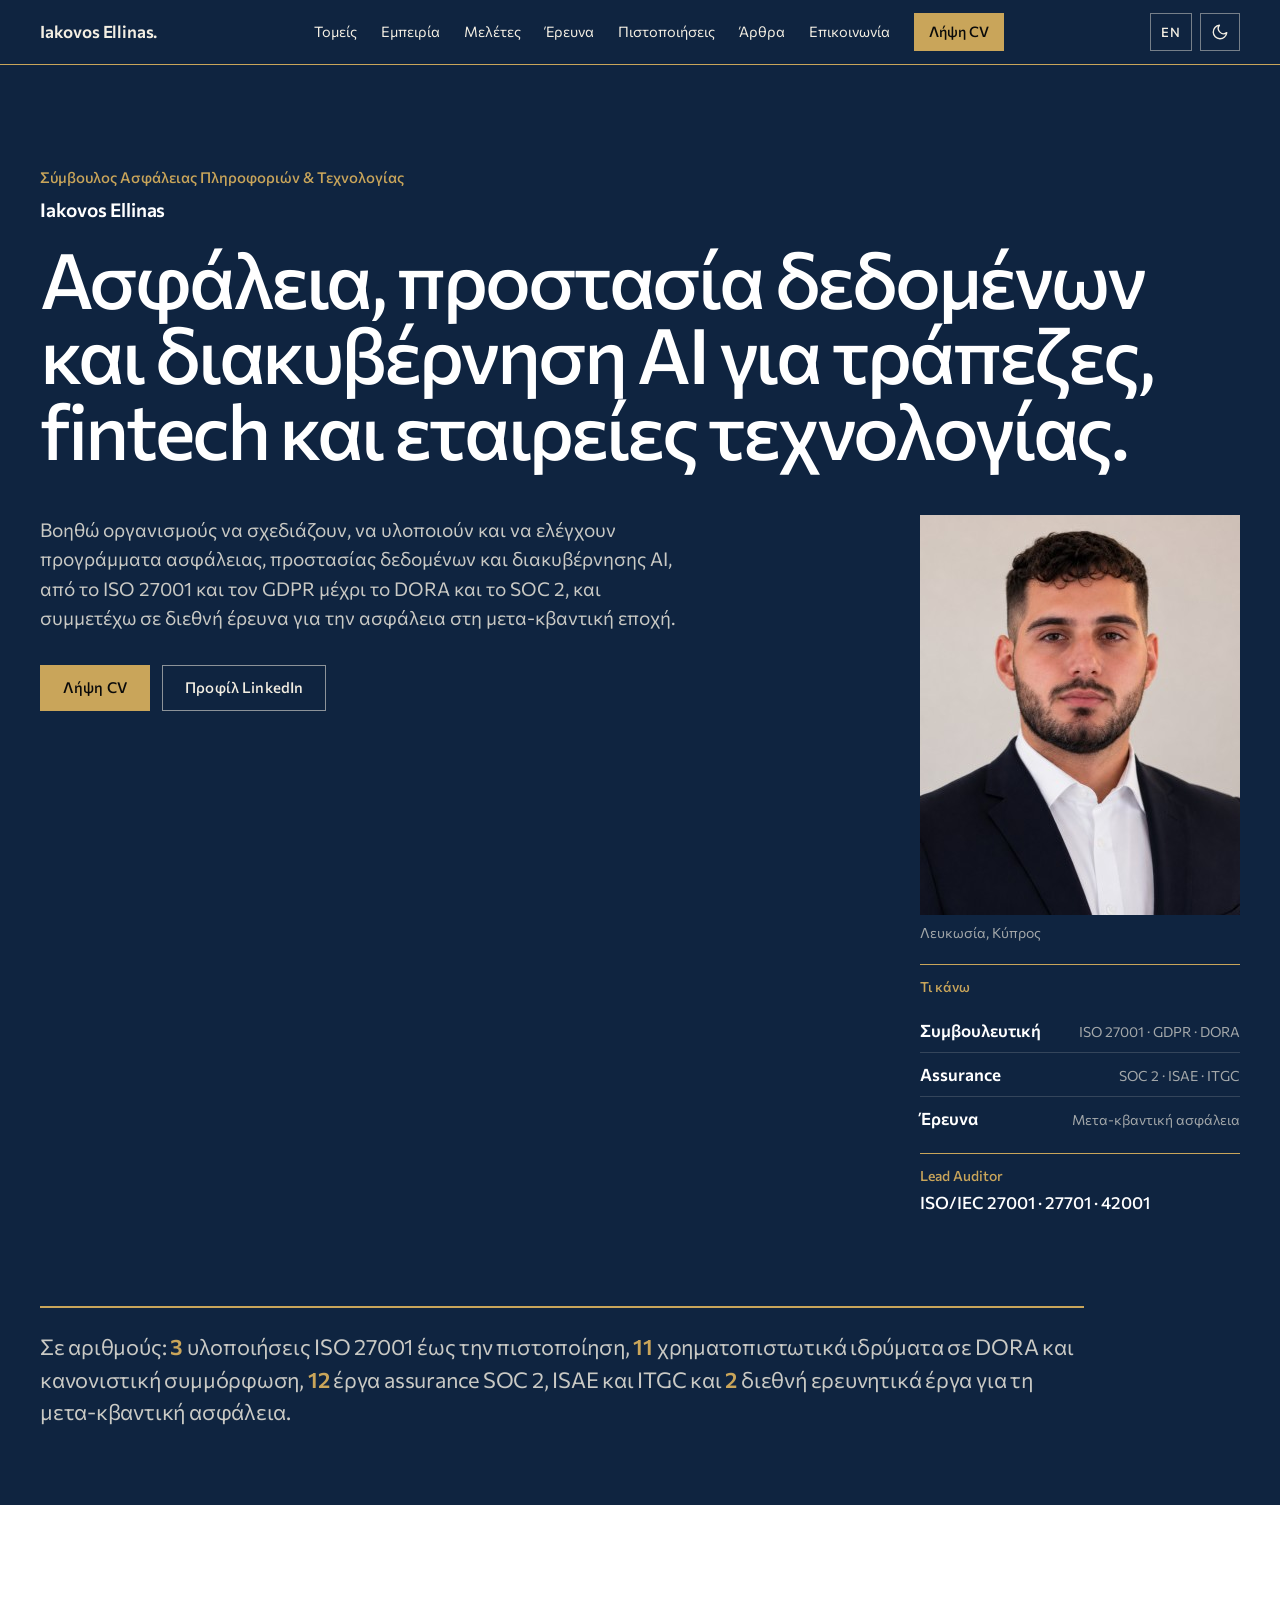
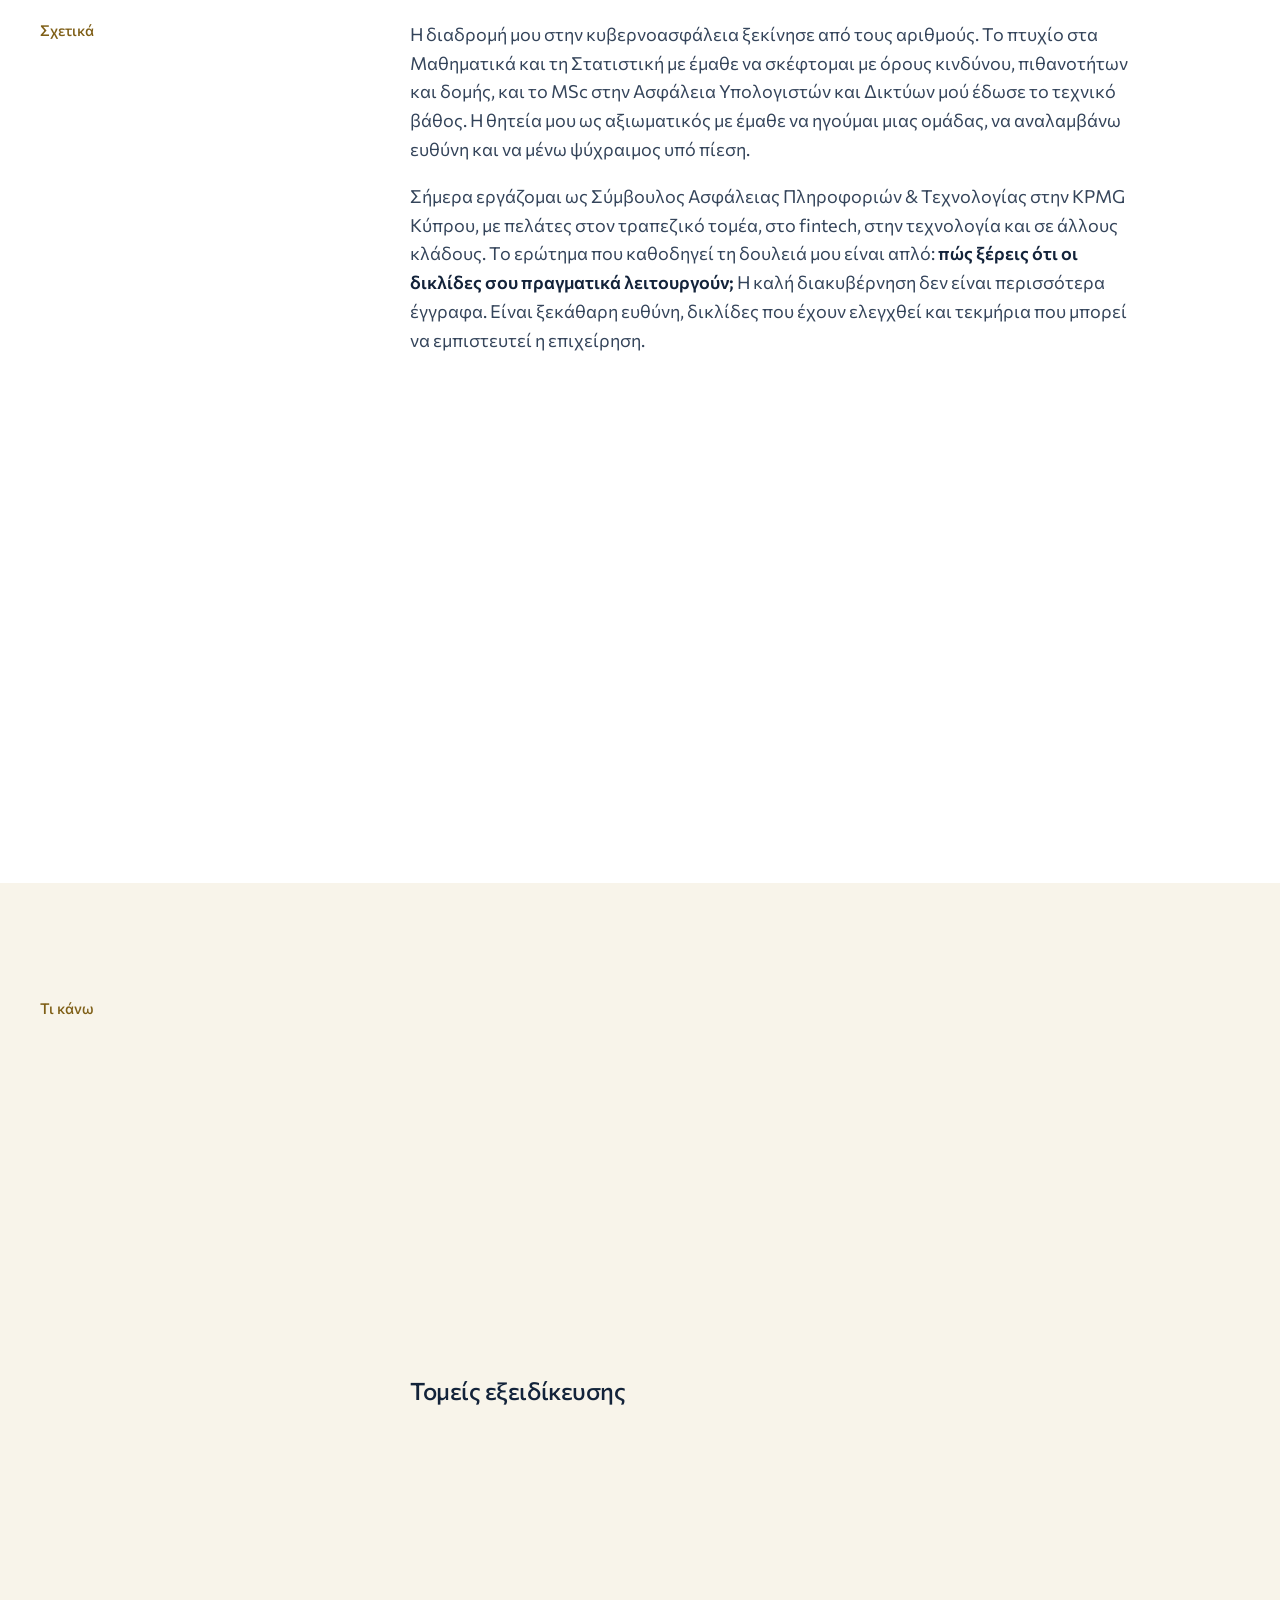
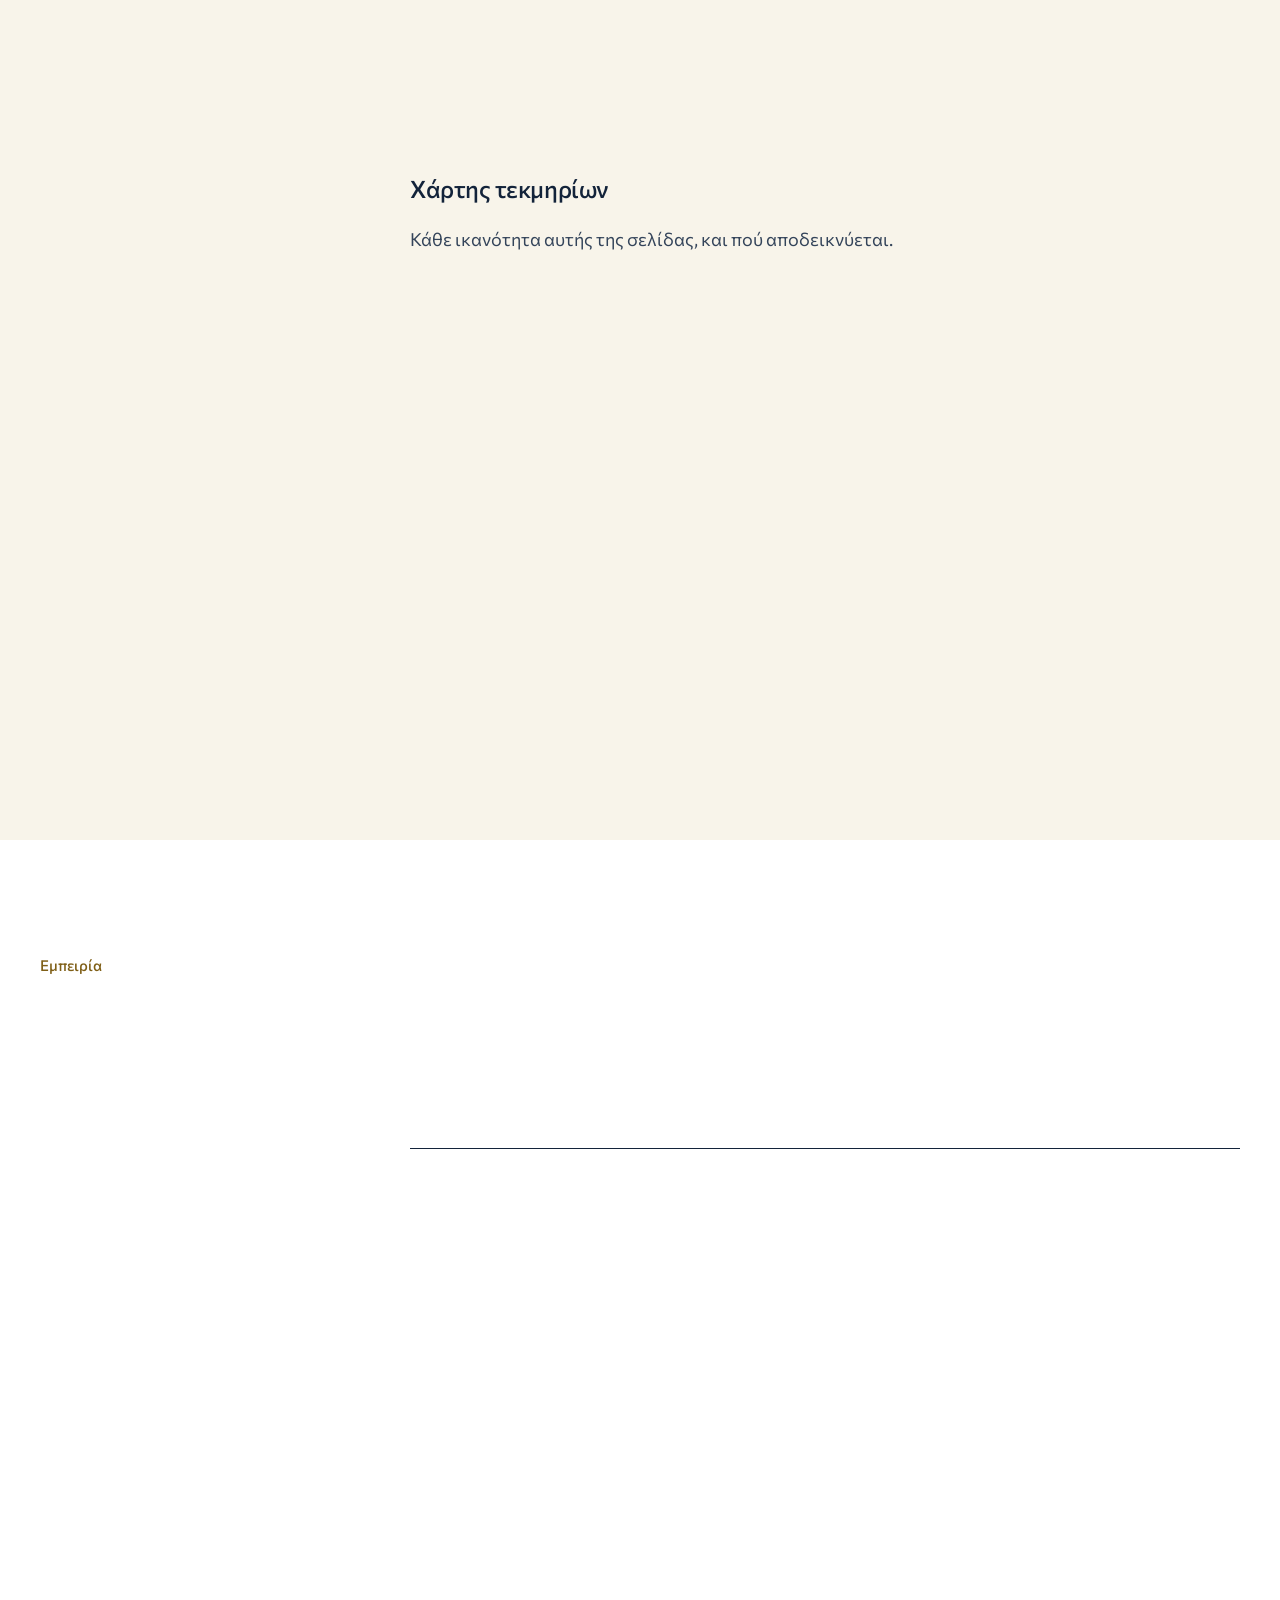
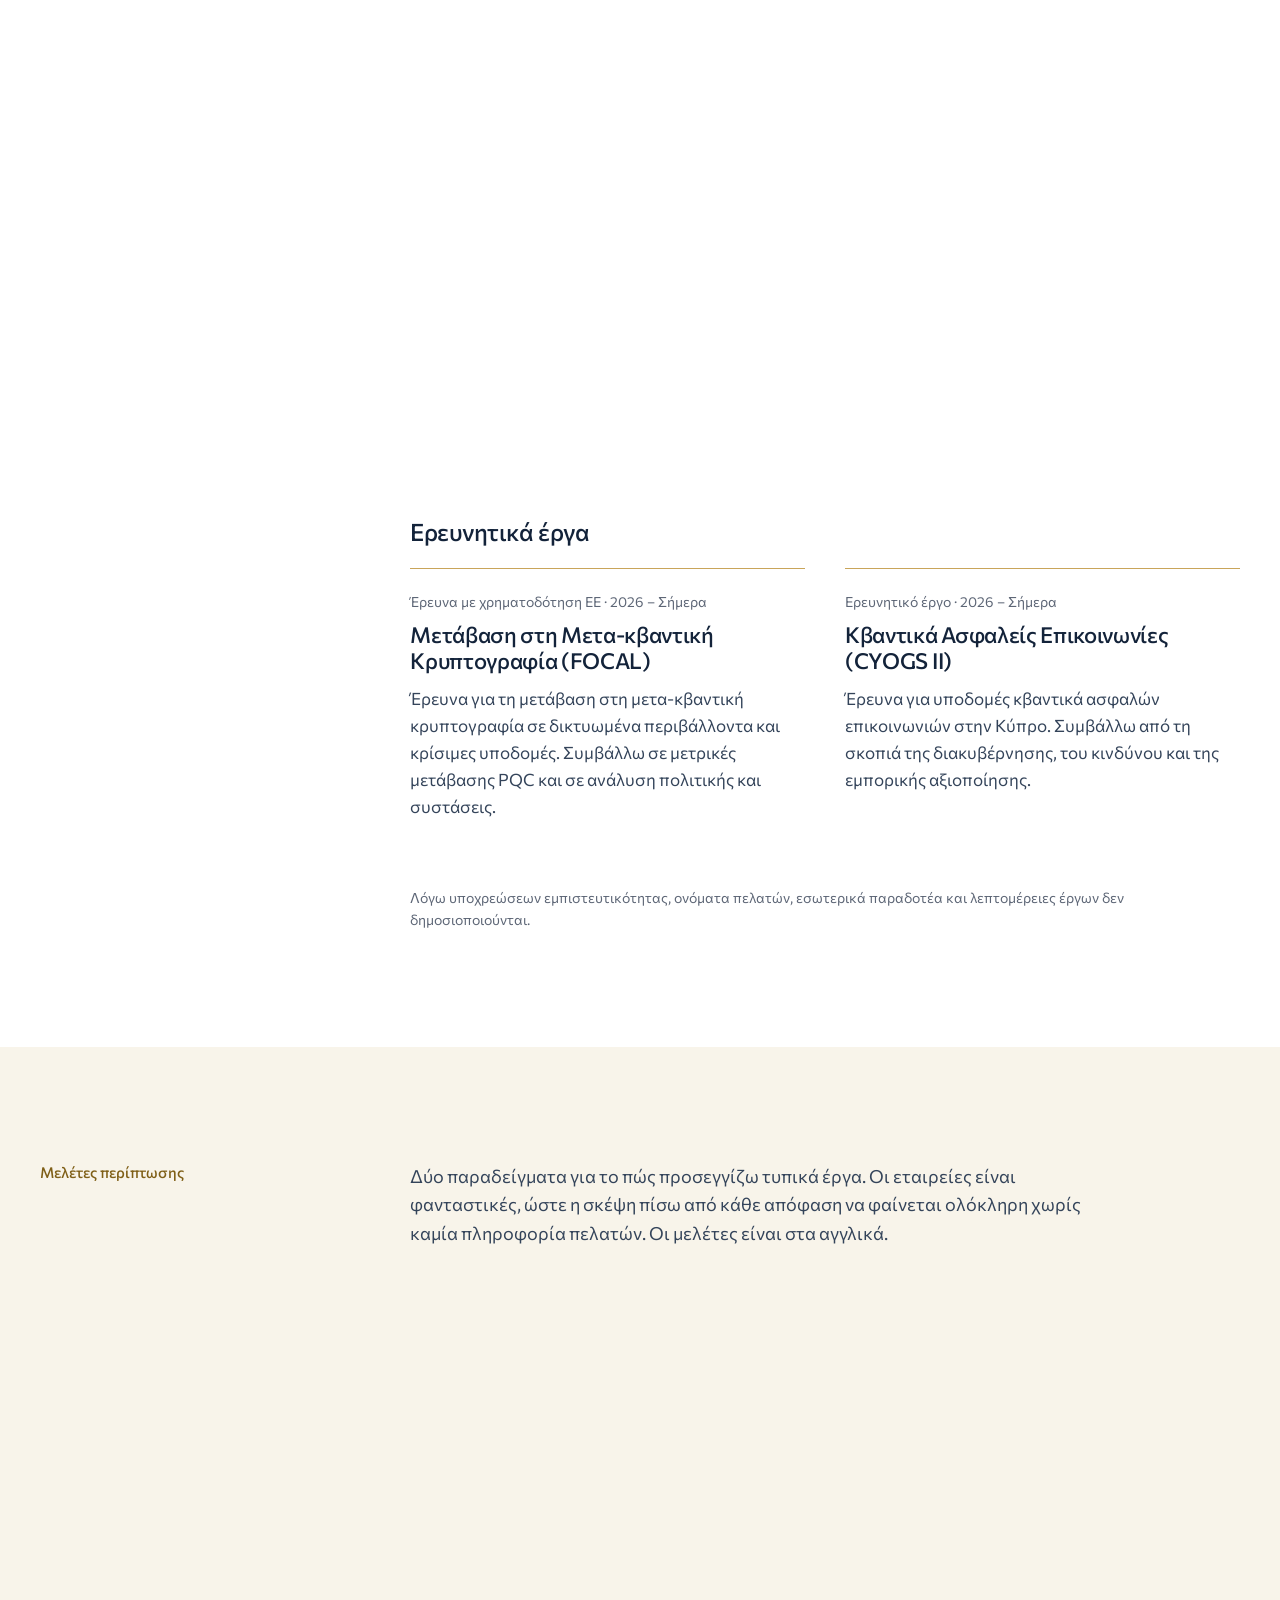
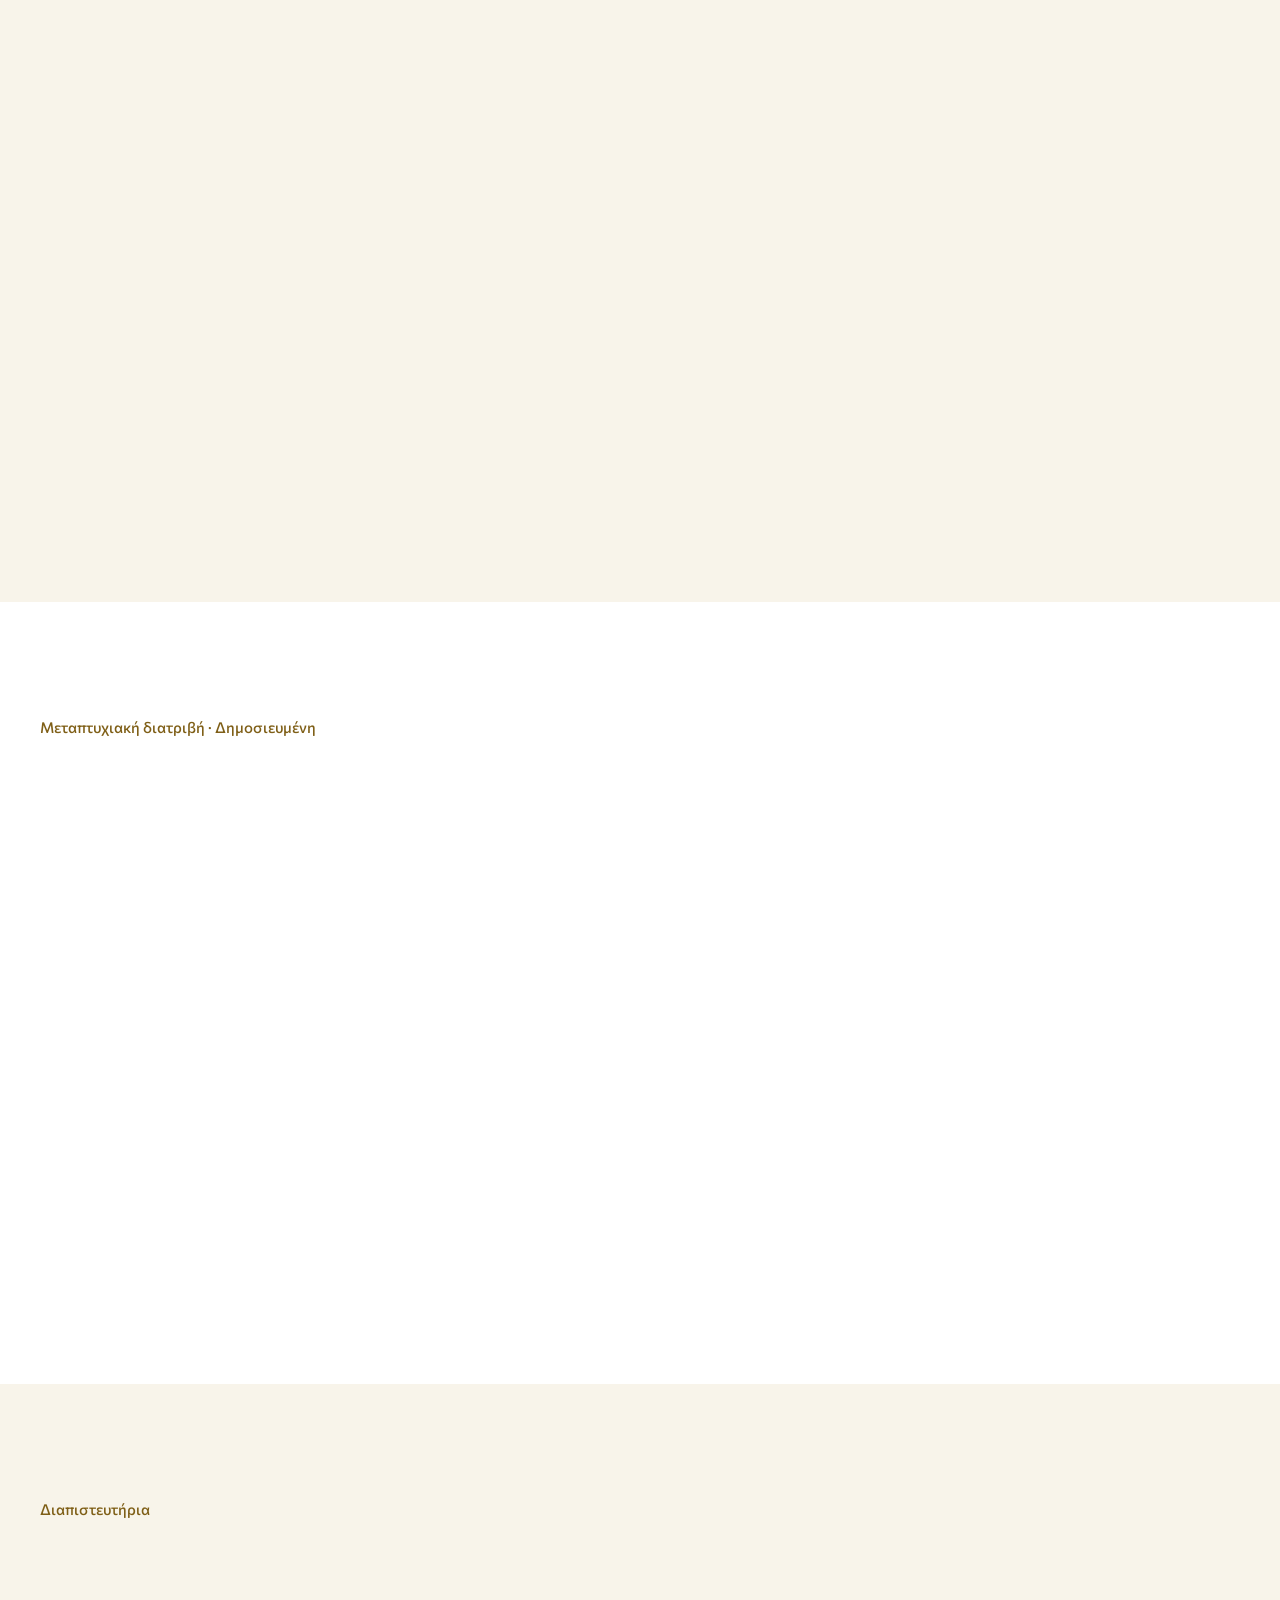
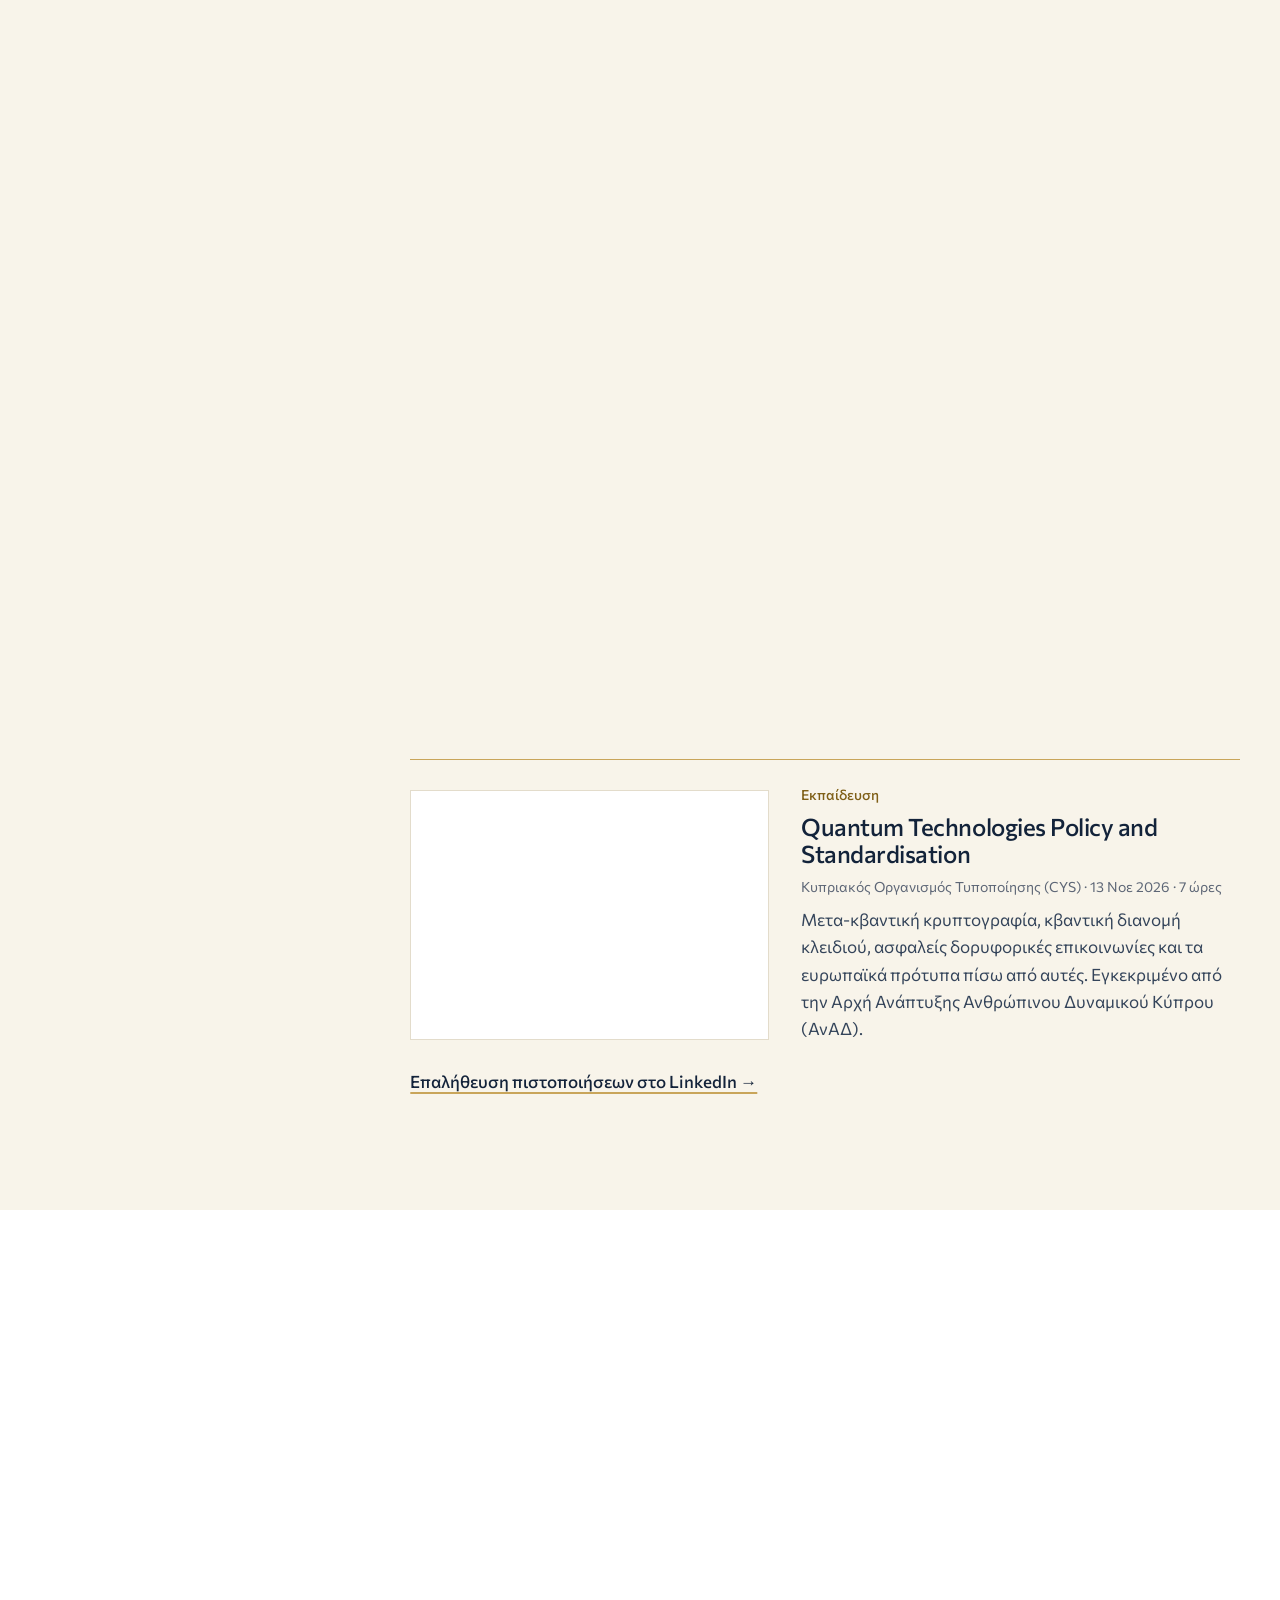
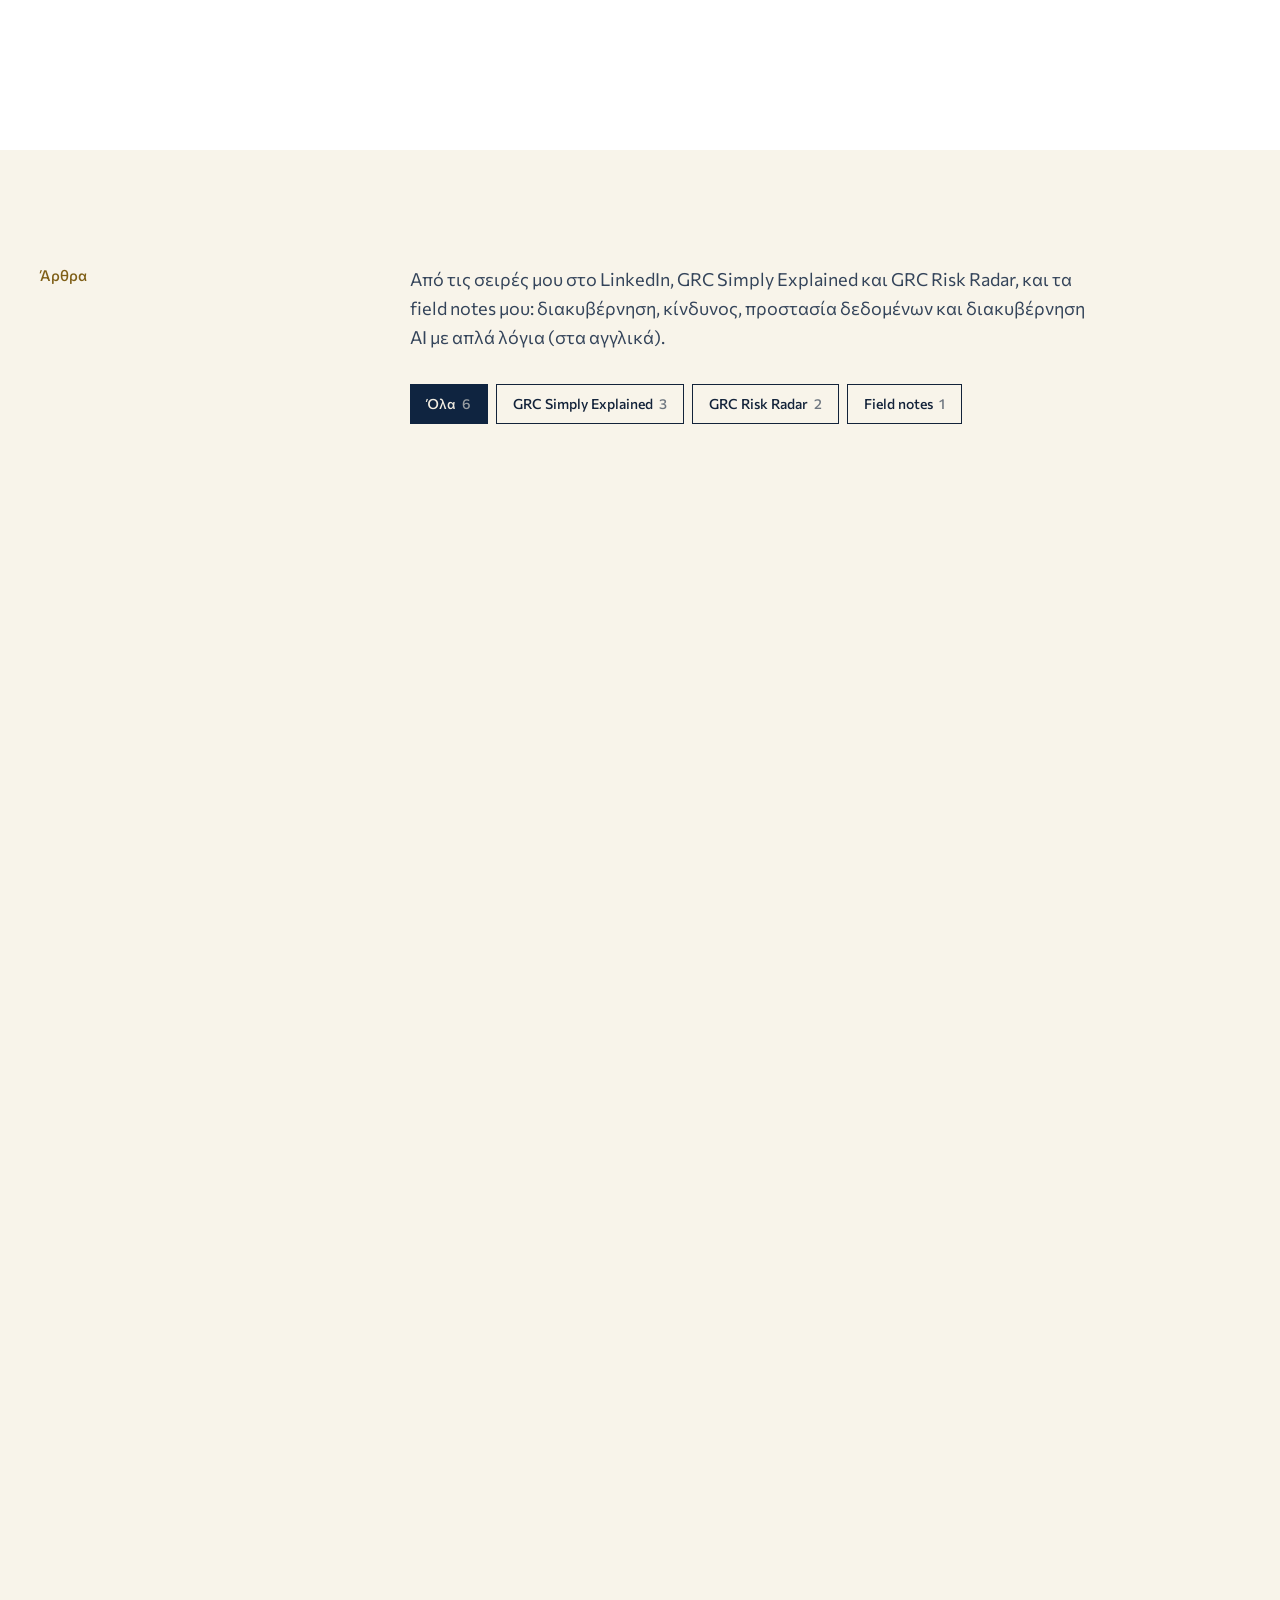
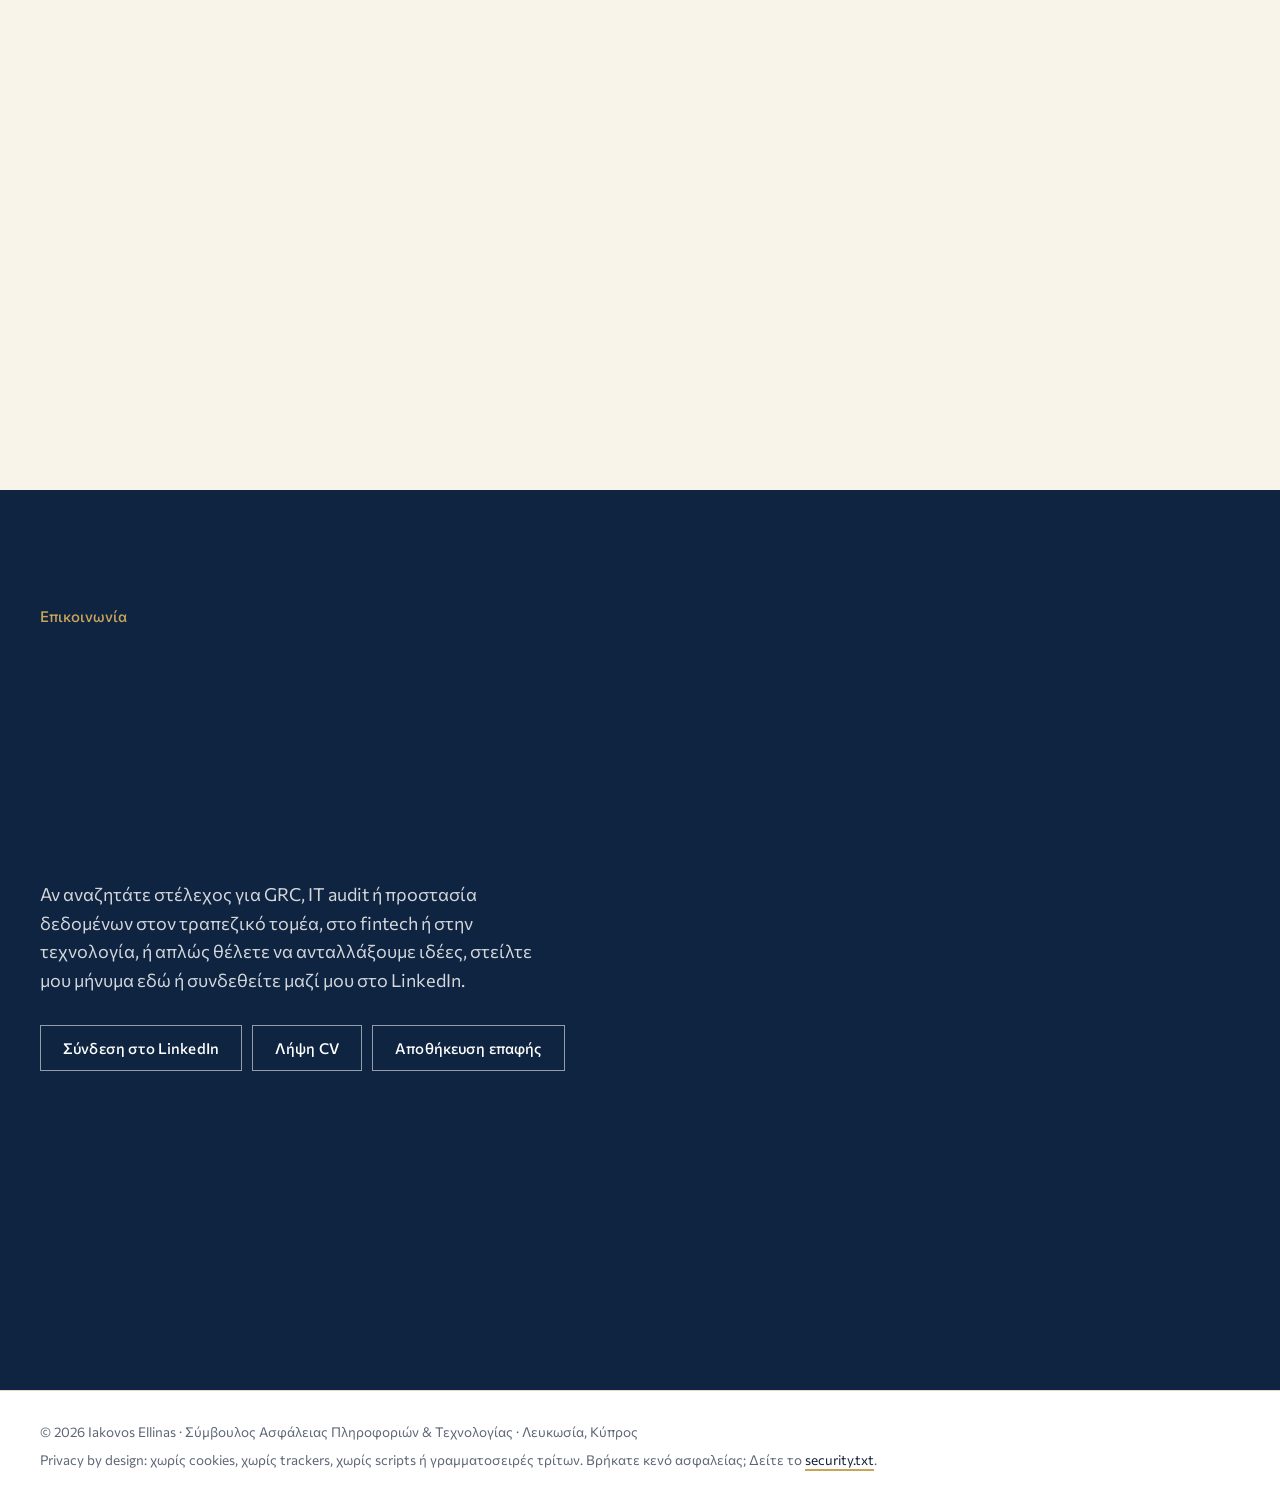
<file: el/index.html>
<!DOCTYPE html>
<html lang="el">
<head>
  <meta charset="UTF-8" />
  <meta name="viewport" content="width=device-width, initial-scale=1.0" />

  <title>Iakovos Ellinas | Σύμβουλος Ασφάλειας Πληροφοριών &amp; Τεχνολογίας</title>
  <meta name="description" content="Iakovos Ellinas, Σύμβουλος Ασφάλειας Πληροφοριών &amp; Τεχνολογίας στην KPMG Κύπρου. Συμβουλευτική, assurance και έρευνα στην ασφάλεια πληροφοριών, την προστασία δεδομένων και τη διακυβέρνηση AI, για τράπεζες, fintech και εταιρείες τεχνολογίας. Lead Auditor ISO/IEC 27001, 27701 και 42001." />

  <!-- Open Graph / LinkedIn Preview -->
  <meta property="og:title" content="Iakovos Ellinas | Σύμβουλος Ασφάλειας Πληροφοριών &amp; Τεχνολογίας" />
  <meta property="og:locale" content="el_GR" />
  <meta property="og:description" content="Συμβουλευτική, assurance και έρευνα στην ασφάλεια πληροφοριών, την προστασία δεδομένων και τη διακυβέρνηση AI, για τράπεζες, fintech και εταιρείες τεχνολογίας. Lead Auditor ISO/IEC 27001, 27701 και 42001." />
  <meta property="og:type" content="website" />
  <meta property="og:url" content="https://iakovosellinas.github.io/el/" />
  <meta property="og:image" content="https://iakovosellinas.github.io/og-image.png?v=20261115n" />
  <meta name="twitter:card" content="summary_large_image" />
  <meta name="twitter:title" content="Iakovos Ellinas | Information Security &amp; Technology Consultant" />
  <meta name="twitter:description" content="Συμβουλευτική, assurance και έρευνα στην ασφάλεια πληροφοριών, την προστασία δεδομένων και τη διακυβέρνηση AI, για τράπεζες, fintech και εταιρείες τεχνολογίας. Lead Auditor ISO/IEC 27001, 27701 και 42001." />
  <meta name="twitter:image" content="https://iakovosellinas.github.io/og-image.png?v=20261115n" />

  <link rel="icon" type="image/svg+xml" href="../favicon.svg" />
  <link rel="canonical" href="https://iakovosellinas.github.io/el/" />
  <link rel="alternate" hreflang="en" href="https://iakovosellinas.github.io/" />
  <link rel="alternate" hreflang="el" href="https://iakovosellinas.github.io/el/" />
  <link rel="alternate" hreflang="x-default" href="https://iakovosellinas.github.io/" />
  <meta name="theme-color" content="#0f2440" />
  <meta name="color-scheme" content="light dark" />
  <meta http-equiv="Content-Security-Policy" content="default-src 'self'; script-src 'self' 'sha256-tJe+7gkclHnfP4NzZt9YBlnECq33wnCZb4DhhLHqdos='; style-src 'self'; img-src 'self' data:; font-src 'self'; connect-src 'self' https://api.web3forms.com; form-action 'self'; base-uri 'self'; object-src 'none'; upgrade-insecure-requests" />
  <meta name="referrer" content="strict-origin-when-cross-origin" />

  <script type="application/ld+json">
  {
    "@context": "https://schema.org",
    "@type": "Person",
    "name": "Iakovos Ellinas",
    "jobTitle": "Information Security & Technology Consultant",
    "worksFor": { "@type": "Organization", "name": "KPMG Cyprus" },
    "address": { "@type": "PostalAddress", "addressLocality": "Nicosia", "addressCountry": "CY" },
    "alumniOf": [
      { "@type": "CollegeOrUniversity", "name": "Open University of Cyprus" },
      { "@type": "CollegeOrUniversity", "name": "University of Cyprus" }
    ],
    "description": "Συμβουλευτική, assurance και έρευνα στην ασφάλεια πληροφοριών, την προστασία δεδομένων και τη διακυβέρνηση AI, για τράπεζες, fintech και εταιρείες τεχνολογίας. Lead Auditor ISO/IEC 27001, 27701 και 42001.",
    "knowsAbout": ["Information Security", "GRC", "ISO/IEC 27001", "ISO/IEC 27701", "ISO/IEC 42001", "GDPR", "DORA", "SOC 2", "IT Audit", "AI Governance", "EU AI Act", "Post-Quantum Cryptography"],
    "hasCredential": [
      { "@type": "EducationalOccupationalCredential", "name": "ISO/IEC 27001 Lead Auditor", "credentialCategory": "certification" },
      { "@type": "EducationalOccupationalCredential", "name": "ISO/IEC 27701 Lead Auditor", "credentialCategory": "certification" },
      { "@type": "EducationalOccupationalCredential", "name": "ISO/IEC 42001 Lead Auditor", "credentialCategory": "certification" }
    ],
    "url": "https://iakovosellinas.github.io",
    "sameAs": ["https://www.linkedin.com/in/iakovosellinas"]
  }
  </script>

  <!-- Fonts are self-hosted (fonts/): no request goes to third parties -->
  <link rel="preload" href="../fonts/commissioner-latin-500-normal.woff2?v=4" as="font" type="font/woff2" crossorigin />
  <link rel="preload" href="../fonts/commissioner-greek-400-normal.woff2?v=4" as="font" type="font/woff2" crossorigin />

  <!-- Theme: saved choice, else the visitor's system setting (runs before paint, no flash) -->
  <script>
  (function () {
    var t = null;
    try { t = localStorage.getItem("theme"); } catch (e) {}
    if (t !== "light" && t !== "dark") {
      t = window.matchMedia && window.matchMedia("(prefers-color-scheme: dark)").matches ? "dark" : "light";
    }
    document.documentElement.setAttribute("data-theme", t);
  })();
  </script>

  <!-- ?v= forces browsers to load the new stylesheet instead of a cached old one -->
  <link rel="stylesheet" href="../style.css?v=20261116a" />
</head>

<body>
  <a class="skip-link" href="#main">Μετάβαση στο περιεχόμενο</a>

  <header class="site-header">
    <nav class="navbar">
      <a href="#home" class="logo">Iakovos Ellinas<span>.</span></a>

      <ul class="nav-links">
        <li><a href="#expertise">Τομείς</a></li>
        <li><a href="#experience">Εμπειρία</a></li>
        <li><a href="#case-studies">Μελέτες</a></li>
        <li><a href="#research">Έρευνα</a></li>
        <li><a href="#certifications">Πιστοποιήσεις</a></li>
        <li><a href="#insights">Άρθρα</a></li>
        <li><a href="#contact">Επικοινωνία</a></li>
        <li><a href="../Iakovos_Ellinas_CV.pdf?v=20261108" class="nav-cta" target="_blank" rel="noopener">Λήψη CV</a></li>
      </ul>

      <div class="nav-actions">
        <a class="lang-switch" href="../" hreflang="en" lang="en" title="English">EN</a>
        <button type="button" class="theme-toggle" aria-label="Σκούρο θέμα" title="Φωτεινό / σκούρο θέμα" data-label-dark="Σκούρο θέμα" data-label-light="Φωτεινό θέμα">
          <svg class="icon-moon" viewBox="0 0 24 24" aria-hidden="true"><path d="M21 12.8A9 9 0 1 1 11.2 3a7 7 0 0 0 9.8 9.8z"/></svg>
          <svg class="icon-sun" viewBox="0 0 24 24" aria-hidden="true"><circle cx="12" cy="12" r="4.2"/><path d="M12 2v2.2M12 19.8V22M4.9 4.9l1.6 1.6M17.5 17.5l1.6 1.6M2 12h2.2M19.8 12H22M4.9 19.1l1.6-1.6M17.5 6.5l1.6-1.6"/></svg>
        </button>
        <button type="button" class="menu-toggle" aria-label="Άνοιγμα μενού" aria-expanded="false">
          <span></span>
          <span></span>
          <span></span>
        </button>
      </div>
    </nav>
  </header>

  <main id="main">
    <!-- HERO -->
    <section id="home" class="hero">
      <div class="container">
        <div class="hero-inner">
          <div class="hero-content">
            <p class="eyebrow"><span class="dot"></span>Σύμβουλος Ασφάλειας Πληροφοριών &amp; Τεχνολογίας</p>
            <h1>Iakovos Ellinas</h1>
            <p class="hero-lead">
            Ασφάλεια, προστασία δεδομένων και διακυβέρνηση AI για τράπεζες, fintech και εταιρείες τεχνολογίας.
          </p>
            <p class="hero-text">
            Βοηθώ οργανισμούς να σχεδιάζουν, να υλοποιούν και να ελέγχουν προγράμματα ασφάλειας, προστασίας δεδομένων και διακυβέρνησης AI, από το ISO 27001 και τον GDPR μέχρι το DORA και το SOC 2, και συμμετέχω σε διεθνή έρευνα για την ασφάλεια στη μετα-κβαντική εποχή.
          </p>
            <div class="hero-buttons">
            <a href="../Iakovos_Ellinas_CV.pdf?v=20261108" class="btn btn-primary" target="_blank" rel="noopener">Λήψη CV</a>
            <a href="https://www.linkedin.com/in/iakovosellinas" class="btn btn-ghost" target="_blank" rel="noopener">Προφίλ LinkedIn</a>
          </div>
          </div>
          <div class="hero-side">
            <figure class="exhibit">
              <div class="avatar-wrap">
                <img src="../profile.jpg" alt="Iakovos Ellinas" class="avatar" width="400" height="400" decoding="async" />
            <span class="avatar avatar-fallback" aria-hidden="true">IE</span>
              </div>
              <figcaption>Λευκωσία, Κύπρος</figcaption>
            </figure>
            <aside class="cred-panel" aria-label="Τι κάνω">
          <p class="cred-title">Τι κάνω</p>
          <ul class="cred-list">
            <li><span class="cred-std">Συμβουλευτική</span><span class="cred-area">ISO 27001 · GDPR · DORA</span></li>
            <li><span class="cred-std">Assurance</span><span class="cred-area">SOC 2 · ISAE · ITGC</span></li>
            <li><span class="cred-std">Έρευνα</span><span class="cred-area">Μετα-κβαντική ασφάλεια</span></li>
          </ul>
          <div class="cred-la">
            <p class="cred-title">Lead Auditor</p>
            <p class="cred-la-std">ISO/IEC 27001 · 27701 · 42001</p>
          </div>
        </aside>
          </div>
        </div>
        <p class="facts">Σε αριθμούς: <strong>3</strong> υλοποιήσεις ISO 27001 έως την πιστοποίηση, <strong>11</strong> χρηματοπιστωτικά ιδρύματα σε DORA και κανονιστική συμμόρφωση, <strong>12</strong> έργα assurance SOC 2, ISAE και ITGC και <strong>2</strong> διεθνή ερευνητικά έργα για τη μετα-κβαντική ασφάλεια.</p>
      </div>
    </section>

    <!-- ABOUT -->
    <section id="about" class="section">
      <div class="container about-grid">
        <div>
          <div class="sec-head"><p class="section-label"><span class="num">01</span>Σχετικά</p>
          <h2>Από τους αριθμούς στη διακυβέρνηση</h2></div>
          <p>
            Η διαδρομή μου στην κυβερνοασφάλεια ξεκίνησε από τους αριθμούς. Το πτυχίο στα Μαθηματικά και τη Στατιστική με έμαθε να σκέφτομαι με όρους κινδύνου, πιθανοτήτων και δομής, και το MSc στην Ασφάλεια Υπολογιστών και Δικτύων μού έδωσε το τεχνικό βάθος. Η θητεία μου ως αξιωματικός με έμαθε να ηγούμαι μιας ομάδας, να αναλαμβάνω ευθύνη και να μένω ψύχραιμος υπό πίεση.
          </p>
          <p>
            Σήμερα εργάζομαι ως Σύμβουλος Ασφάλειας Πληροφοριών &amp; Τεχνολογίας στην KPMG Κύπρου, με πελάτες στον τραπεζικό τομέα, στο fintech, στην τεχνολογία και σε άλλους κλάδους. Το ερώτημα που καθοδηγεί τη δουλειά μου είναι απλό: <strong>πώς ξέρεις ότι οι δικλίδες σου πραγματικά λειτουργούν;</strong> Η καλή διακυβέρνηση δεν είναι περισσότερα έγγραφα. Είναι ξεκάθαρη ευθύνη, δικλίδες που έχουν ελεγχθεί και τεκμήρια που μπορεί να εμπιστευτεί η επιχείρηση.
          </p>
        </div>

        <figure class="record" aria-label="Σύνοψη προφίλ">
          <dl class="record-body">
            <div><dt>Κάτοχος</dt><dd>Iakovos Ellinas</dd></div>
            <div><dt>Ρόλος</dt><dd>Σύμβουλος Ασφάλειας Πληροφοριών &amp; Τεχνολογίας, KPMG Κύπρου</dd></div>
            <div><dt>Πεδίο</dt><dd>ISO 27001 · ISO 27701 · ISO 42001 · DORA · GDPR · SOC 2</dd></div>
            <div><dt>Εργασία</dt><dd>Συμβουλευτική · Assurance · Έρευνα</dd></div>
            <div><dt>Ιστορικό</dt><dd>3 υλοποιήσεις ISO 27001 · 11 χρηματοπιστωτικά ιδρύματα · 12 έργα assurance · 2 ερευνητικά έργα</dd></div>
            <div><dt>Σπουδές</dt><dd>MSc Ασφάλεια Υπολογιστών και Δικτύων (9.25/10) · BSc Μαθηματικά και Στατιστική</dd></div>
            <div><dt>Τοποθεσία</dt><dd>Λευκωσία, Κύπρος · δια ζώσης ή εξ αποστάσεως στην ΕΕ</dd></div>
            <div><dt>Γλώσσες</dt><dd>Ελληνικά (μητρική) · Αγγλικά (B2) · Γαλλικά (B1)</dd></div>
          </dl>
        </figure>
      </div>
    </section>


    <!-- EXPERTISE -->
    <section id="expertise" class="section section-alt">
      <div class="container">
        <div class="sec-head"><p class="section-label"><span class="num">02</span>Τι κάνω</p>
        <h2>Συμβουλευτική, assurance και έρευνα</h2></div>

        <div class="modes" data-label="Τρόποι δουλειάς">
          <article class="mode">
            <p class="mode-num">01 / Συμβουλευτική</p>
            <h3>Σχεδιασμός και υλοποίηση</h3>
            <p>Προγράμματα ασφάλειας και προστασίας δεδομένων στα μέτρα της επιχείρησης: υλοποιήσεις ISO 27001 και GDPR, πολιτικές και διαδικασίες, μητρώα κινδύνων, και ετοιμότητα για το DORA και τις εποπτικές απαιτήσεις των χρηματοπιστωτικών ιδρυμάτων.</p>
            <p class="mode-out">Αποτέλεσμα: ένα πρόγραμμα που λειτουργεί, έτοιμο για πιστοποίηση ή εποπτικό έλεγχο.</p>
          </article>
          <article class="mode">
            <p class="mode-num">02 / Assurance</p>
            <h3>Έλεγχος και αναφορά</h3>
            <p>Ανεξάρτητος έλεγχος για το αν οι δικλίδες πραγματικά λειτουργούν: SOC 2, ISAE 3000/3402 και γενικές δικλίδες IT (ITGC), έλεγχοι ασφάλειας cloud και τρίτων παρόχων.</p>
            <p class="mode-out">Αποτέλεσμα: ευρήματα και εκθέσεις στα οποία μπορούν να βασιστούν πελάτες, ελεγκτές και εποπτικές αρχές.</p>
          </article>
          <article class="mode">
            <p class="mode-num">03 / Έρευνα</p>
            <h3>Ό,τι έρχεται μετά</h3>
            <p>Συμμετοχή σε δύο διεθνή ερευνητικά έργα για τη μετάβαση στη μετα-κβαντική κρυπτογραφία και τις κβαντικά ασφαλείς επικοινωνίες, και δημοσιευμένη μεταπτυχιακή έρευνα για την AI και τη διαφάνεια του GDPR.</p>
            <p class="mode-out">Αποτέλεσμα: πρακτική καθοδήγηση για κινδύνους που μόλις αρχίζουν να εμφανίζονται.</p>
          </article>
        </div>

        <h3 class="sub-h">Τομείς εξειδίκευσης</h3>
        <div class="grid-4">
          <article class="card pillar">
            <div class="pillar-icon" aria-hidden="true">
              <svg viewBox="0 0 24 24"><path d="M12 2 4 5v6c0 5 3.4 9.4 8 11 4.6-1.6 8-6 8-11V5l-8-3z"/><path d="m8.5 12 2.5 2.5 4.5-5"/></svg>
            </div>
            <h4>GRC &amp; ISMS</h4>
            <p>Υλοποίηση ISO 27001, πολιτικές και διαδικασίες ασφάλειας, μητρώα κινδύνων και σχεδιασμός δικλίδων.</p>
          </article>
          <article class="card pillar">
            <div class="pillar-icon" aria-hidden="true">
              <svg viewBox="0 0 24 24"><path d="M9 3h6l1 2h3v16H5V5h3l1-2z"/><path d="m9 13 2 2 4-4"/></svg>
            </div>
            <h4>Audit &amp; Assurance</h4>
            <p>SOC 2, ISAE 3000/3402 και γενικές δικλίδες IT: έλεγχος δικλίδων, εξέταση τεκμηρίων και αναφορά.</p>
          </article>
          <article class="card pillar">
            <div class="pillar-icon" aria-hidden="true">
              <svg viewBox="0 0 24 24"><rect x="5" y="10" width="14" height="11" rx="2"/><path d="M8 10V7a4 4 0 0 1 8 0v3"/><circle cx="12" cy="15.5" r="1.5"/></svg>
            </div>
            <h4>Προστασία Δεδομένων &amp; Διακυβέρνηση AI</h4>
            <p>Προγράμματα GDPR, συστήματα διαχείρισης ISO 27701 και ISO 42001, ετοιμότητα για τον Κανονισμό για την AI (EU AI Act).</p>
          </article>
          <article class="card pillar">
            <div class="pillar-icon" aria-hidden="true">
              <svg viewBox="0 0 24 24"><path d="M3 21h18"/><path d="M5 21V10M10 21V10M14 21V10M19 21V10"/><path d="M2 10 12 3l10 7z"/></svg>
            </div>
            <h4>Κανονιστικό Πλαίσιο Χρηματοπιστωτικών</h4>
            <p>DORA, PSD2, CRD VI, SWIFT CSCF και απαιτήσεις της Κεντρικής Τράπεζας της Κύπρου.</p>
          </article>
        </div>

        <h3 class="sub-h" id="evidence">Χάρτης τεκμηρίων</h3>
        <p class="section-intro ev-intro">Κάθε ικανότητα αυτής της σελίδας, και πού αποδεικνύεται.</p>
        <div class="ev-wrap" data-pick="Διαλέξτε ικανότητα" data-for="Τεκμήρια για">
          <table class="ev-table">
            <caption class="sr-only">Ικανότητες και τα τεκμήρια που τις στηρίζουν</caption>
            <thead><tr><th scope="col">Ικανότητα</th><th scope="col">Πιστοποίηση</th><th scope="col">Επαγγελματική εμπειρία</th><th scope="col">Δημοσιευμένη δουλειά</th></tr></thead>
            <tbody>
              <tr><th scope="row">ISO 27001 &amp; ISMS</th><td data-label="Πιστοποίηση">ISO/IEC 27001 Lead Auditor (TÜV AUSTRIA)</td><td data-label="Επαγγελματική εμπειρία">3 υλοποιήσεις, 3 πελάτες έως την πιστοποίηση, 20+ πολιτικές</td><td data-label="Δημοσιευμένη δουλειά"><a href="../case-studies/iso-27001-implementation.html">Μελέτη: ISO 27001 σε εταιρεία SaaS</a> · <a href="https://www.linkedin.com/feed/update/urn:li:activity:7476245719029452801/" target="_blank" rel="noopener">GRC Simply Explained #3</a></td></tr>
              <tr><th scope="row">Προστασία δεδομένων &amp; GDPR</th><td data-label="Πιστοποίηση">ISO/IEC 27701 Lead Auditor (Mastermind Assurance)</td><td data-label="Επαγγελματική εμπειρία">Προγράμματα GDPR: αξιολογήσεις κενών, πολιτικές και διαδικασίες</td><td data-label="Δημοσιευμένη δουλειά"><a href="https://kypseli.ouc.ac.cy/entities/theses/2e19e883-4192-4420-a08a-af963757eb36" target="_blank" rel="noopener">Δημοσιευμένη διατριβή για τη διαφάνεια του GDPR</a> · <a href="https://www.linkedin.com/feed/update/urn:li:activity:7468636923163541504/" target="_blank" rel="noopener">GRC Simply Explained #1</a></td></tr>
              <tr><th scope="row">Διακυβέρνηση AI</th><td data-label="Πιστοποίηση">ISO/IEC 42001 Lead Auditor (BSI)</td><td data-label="Επαγγελματική εμπειρία">Μεταπτυχιακή έρευνα για πολιτικές απορρήτου από AI</td><td data-label="Δημοσιευμένη δουλειά"><a href="https://www.linkedin.com/feed/update/urn:li:activity:7471165964768833536/" target="_blank" rel="noopener">GRC Simply Explained #2</a> · <a href="https://www.linkedin.com/feed/update/urn:li:activity:7468636923163541504/" target="_blank" rel="noopener">#1</a></td></tr>
              <tr><th scope="row">Έλεγχος &amp; assurance</th><td data-label="Πιστοποίηση">Τρεις πιστοποιήσεις ISO Lead Auditor</td><td data-label="Επαγγελματική εμπειρία">12 έργα SOC 2, ISAE και ITGC, 10+ εκθέσεις assurance</td><td data-label="Δημοσιευμένη δουλειά"><a href="https://www.linkedin.com/feed/update/urn:li:activity:7476245719029452801/" target="_blank" rel="noopener">GRC Simply Explained #3</a></td></tr>
              <tr><th scope="row">DORA &amp; χρηματοπιστωτικό πλαίσιο</th><td data-label="Πιστοποίηση"><span class="ev-none" aria-label="κανένα">—</span></td><td data-label="Επαγγελματική εμπειρία">11 χρηματοπιστωτικά ιδρύματα σε DORA, PSD2, CRD VI, SWIFT CSCF</td><td data-label="Δημοσιευμένη δουλειά"><a href="../case-studies/dora-third-party-risk.html">Μελέτη: DORA και τρίτοι πάροχοι ICT</a></td></tr>
              <tr><th scope="row">Κίνδυνος τρίτων &amp; cloud</th><td data-label="Πιστοποίηση"><span class="ev-none" aria-label="κανένα">—</span></td><td data-label="Επαγγελματική εμπειρία">Έλεγχοι ασφάλειας cloud και τρίτων παρόχων</td><td data-label="Δημοσιευμένη δουλειά"><a href="https://www.linkedin.com/feed/update/urn:li:activity:7477650898479992832/" target="_blank" rel="noopener">GRC Risk Radar #1</a> · <a href="https://www.linkedin.com/feed/update/urn:li:activity:7527271626665631744/" target="_blank" rel="noopener">#2</a> · <a href="../case-studies/dora-third-party-risk.html">Μελέτη DORA</a></td></tr>
              <tr><th scope="row">Αναφορά κυβερνοκινδύνου</th><td data-label="Πιστοποίηση">XM Cyber: Risk Reporting to the Board · Exposure Management</td><td data-label="Επαγγελματική εμπειρία">Ευρήματα και αξιολογήσεις κινδύνου προς τη διοίκηση πελατών</td><td data-label="Δημοσιευμένη δουλειά"><span class="ev-none" aria-label="κανένα">—</span></td></tr>
              <tr><th scope="row">Μετα-κβαντική ασφάλεια</th><td data-label="Πιστοποίηση">Quantum Technologies Policy and Standardisation (CYS, 2026)</td><td data-label="Επαγγελματική εμπειρία">2 διεθνή ερευνητικά έργα (μετάβαση σε PQC, κβαντικά ασφαλείς επικοινωνίες)</td><td data-label="Δημοσιευμένη δουλειά"><a href="https://www.linkedin.com/feed/update/urn:li:activity:7528049699413499904/" target="_blank" rel="noopener">Field note: Quantum Technologies Policy and Standardisation</a></td></tr>
            </tbody>
          </table>
        </div>
      </div>
    </section>

    <!-- EXPERIENCE -->
    <section id="experience" class="section">
      <div class="container">
        <div class="sec-head"><p class="section-label"><span class="num">03</span>Εμπειρία</p>
        <h2>Επαγγελματική εμπειρία</h2></div>

        <ol class="path" aria-label="Ορόσημα πορείας">
          <li><span class="path-date">2019</span><span class="path-text">Αξιωματικός Εφεδρείας, Εθνική Φρουρά</span></li>
          <li><span class="path-date">2024</span><span class="path-text">BSc Μαθηματικά &amp; Στατιστική</span></li>
          <li><span class="path-date">Φεβ 2025</span><span class="path-text">Ένταξη στην KPMG Κύπρου</span></li>
          <li><span class="path-date">Ιαν 2026</span><span class="path-text">ISO 27001 Lead Auditor</span></li>
          <li><span class="path-date">Μάι 2026</span><span class="path-text">MSc Ασφάλεια Υπολογιστών &amp; Δικτύων, 9.25/10</span></li>
          <li><span class="path-date">Ιούλ 2026</span><span class="path-text">ISO 27701 Lead Auditor</span></li>
          <li class="path-now"><span class="path-date">Αύγ 2026</span><span class="path-text">ISO 42001 Lead Auditor</span></li>
        </ol>

        <div class="timeline">
          <article class="tl-item">
            <div class="tl-meta">
              <p class="tl-date">Φεβ 2025 – Σήμερα</p>
              <p class="tl-place">Λευκωσία, Κύπρος</p>
            </div>
            <div class="tl-body">
              <h3>Σύμβουλος Ασφάλειας Πληροφοριών &amp; Τεχνολογίας</h3>
              <p class="tl-org">KPMG Κύπρου · Technology Consulting</p>
              <p class="tl-intro">Πελάτες σε χρηματοπιστωτικές υπηρεσίες, fintech, νομικές υπηρεσίες, τεχνολογία και πολυεθνικούς ομίλους.</p>
              <ul>
                <li>Ολοκλήρωσα <strong>3 έργα υλοποίησης ISO/IEC 27001</strong>, συντάσσοντας <strong>20+ πολιτικές και διαδικασίες ασφάλειας</strong> και μητρώα κινδύνων, οδηγώντας <strong>3 πελάτες έως την πιστοποίηση</strong>.</li>
                <li>Υποστήριξα <strong>11 χρηματοπιστωτικά ιδρύματα</strong> στην υλοποίηση του DORA και σε ελέγχους κανονιστικής συμμόρφωσης για PSD2, CRD VI, SWIFT CSCF και την Κεντρική Τράπεζα της Κύπρου.</li>
                <li>Πραγματοποίησα έλεγχο δικλίδων και εξέταση τεκμηρίων σε <strong>12 έργα SOC 2, ISAE 3000/3402 και ITGC</strong>, συμβάλλοντας στην έκδοση <strong>10+ εκθέσεων assurance</strong>.</li>
                <li>Υλοποίησα προγράμματα GDPR, από αξιολογήσεις κενών συμμόρφωσης έως πολιτικές και διαδικασίες προστασίας δεδομένων.</li>
                <li>Διενήργησα ελέγχους ασφάλειας cloud και τρίτων παρόχων· παρουσίασα ευρήματα, αξιολογήσεις κινδύνου και πίνακες συμμόρφωσης στη διοίκηση των πελατών.</li>
                <li>Ενεργή συμμετοχή σε <strong>2 διεθνή ερευνητικά έργα</strong> για τη μετα-κβαντική κρυπτογραφία και τις κβαντικά ασφαλείς επικοινωνίες.</li>
              </ul>
            </div>
          </article>

          <article class="tl-item">
            <div class="tl-meta">
              <p class="tl-date">Ιούλ 2019 – Σήμερα</p>
              <p class="tl-place">Κύπρος</p>
            </div>
            <div class="tl-body">
              <h3>Υπολοχαγός (Εφεδρείας)</h3>
              <p class="tl-org">Εθνική Φρουρά</p>
              <p>Εκπαίδευση αξιωματικού στην Κρήτη· ενεργός θητεία Ιούλ 2019 – Σεπ 2020, με διοίκηση μονάδας 30 στρατιωτών. Έκτοτε αξιωματικός εφεδρείας.</p>
            </div>
          </article>
        </div>

        <h3 class="sub-h">Ερευνητικά έργα</h3>
        <div class="grid-2">
          <article class="card">
            <p class="card-tag">Έρευνα με χρηματοδότηση ΕΕ · 2026 – Σήμερα</p>
            <h4>Μετάβαση στη Μετα-κβαντική Κρυπτογραφία (FOCAL)</h4>
            <p>Έρευνα για τη μετάβαση στη μετα-κβαντική κρυπτογραφία σε δικτυωμένα περιβάλλοντα και κρίσιμες υποδομές. Συμβάλλω σε μετρικές μετάβασης PQC και σε ανάλυση πολιτικής και συστάσεις.</p>
          </article>
          <article class="card">
            <p class="card-tag">Ερευνητικό έργο · 2026 – Σήμερα</p>
            <h4>Κβαντικά Ασφαλείς Επικοινωνίες (CYOGS II)</h4>
            <p>Έρευνα για υποδομές κβαντικά ασφαλών επικοινωνιών στην Κύπρο. Συμβάλλω από τη σκοπιά της διακυβέρνησης, του κινδύνου και της εμπορικής αξιοποίησης.</p>
          </article>
        </div>

        <p class="note">Λόγω υποχρεώσεων εμπιστευτικότητας, ονόματα πελατών, εσωτερικά παραδοτέα και λεπτομέρειες έργων δεν δημοσιοποιούνται.</p>
      </div>
    </section>

    <!-- CASE STUDIES -->
    <section id="case-studies" class="section section-alt">
      <div class="container">
        <div class="sec-head"><p class="section-label"><span class="num">04</span>Μελέτες περίπτωσης</p>
        <h2>Δείγματα δουλειάς</h2></div>
        <p class="section-intro">Δύο παραδείγματα για το πώς προσεγγίζω τυπικά έργα. Οι εταιρείες είναι φανταστικές, ώστε η σκέψη πίσω από κάθε απόφαση να φαίνεται ολόκληρη χωρίς καμία πληροφορία πελατών. Οι μελέτες είναι στα αγγλικά.</p>
        <div class="grid-2">
          <a class="card case-card" href="../case-studies/iso-27001-implementation.html">
            <p class="card-tag">ISO/IEC 27001 · Εταιρεία SaaS</p>
            <h4>Πιστοποίηση ISO 27001 για εταιρεία SaaS, χωρίς να πνιγεί στα χαρτιά</h4>
            <p>Καθορισμός πεδίου, αξιολόγηση κινδύνων με σενάρια, Statement of Applicability με βάση τους κινδύνους και τεκμήρια που μένουν επίκαιρα μετά την πιστοποίηση.</p>
            <div class="case-dec"><p class="case-dec-h">Βασικές αποφάσεις</p><ol><li>Πεδίο του ISMS γύρω από το προϊόν, όχι όλη την εταιρεία</li><li>Αξιολόγηση κινδύνων με σενάρια αντί για τεράστιο μητρώο assets</li><li>Κάθε απόφαση του Annex A τεκμηριώνεται από την αξιολόγηση κινδύνων</li></ol></div>
            <p class="case-card-foot"><span class="case-flag">Δείγμα δουλειάς · φανταστική εταιρεία</span><span class="insight-link">Η μελέτη (στα αγγλικά) &rarr;</span></p>
          </a>
          <a class="card case-card" href="../case-studies/dora-third-party-risk.html">
            <p class="card-tag">DORA · Εταιρεία πληρωμών</p>
            <h4>60 πάροχοι ICT υπό έλεγχο για το DORA</h4>
            <p>Μητρώο πληροφοριών, κρίσιμες ή σημαντικές λειτουργίες, κενά συμβάσεων βάσει Άρθρου 30, κίνδυνος συγκέντρωσης και δοκιμασμένες στρατηγικές εξόδου.</p>
            <div class="case-dec"><p class="case-dec-h">Βασικές αποφάσεις</p><ol><li>Απογραφή από τις πληρωμές, όχι από τη μνήμη</li><li>Αφετηρία οι κρίσιμες ή σημαντικές λειτουργίες, όχι οι πάροχοι</li><li>Διόρθωση συμβάσεων κατά προτεραιότητα, με προσθήκες αντί για επαναδιαπραγμάτευση</li></ol></div>
            <p class="case-card-foot"><span class="case-flag">Δείγμα δουλειάς · φανταστική εταιρεία</span><span class="insight-link">Η μελέτη (στα αγγλικά) &rarr;</span></p>
          </a>
        </div>
      </div>
    </section>

    <!-- RESEARCH -->
    <section id="research" class="section">
      <div class="container">
        <div class="sec-head"><p class="section-label"><span class="num">05</span>Μεταπτυχιακή διατριβή · Δημοσιευμένη</p>
        <h2>Έρευνα</h2></div>

        <article class="showcase">
          <div class="showcase-visual" aria-hidden="true">
            <div class="doc">
              <div class="doc-bar"><span></span><span></span><span></span><em>privacy-policy_ai-draft.docx</em></div>
              <div class="doc-body">
                <p class="doc-title">Privacy Policy · AI-generated draft</p>
                <ul class="doc-checks">
                  <li class="ok">Identity of the controller <b>Art. 13(1)(a)</b></li>
                  <li class="ok">Purposes and legal basis <b>Art. 13(1)(c)</b></li>
                  <li class="warn">Retention period: vague wording <b>Art. 13(2)(a)</b></li>
                  <li class="warn">Recipients: generic categories <b>Art. 13(1)(e)</b></li>
                  <li class="ok">Data subject rights <b>Art. 13(2)(b)</b></li>
                </ul>
              </div>
            </div>
            <p class="showcase-caption">Δημιουργία · Αξιολόγηση · Έλεγχος</p>
          </div>

          <div class="showcase-main">
            <div class="showcase-top">
              <p class="card-tag">Μεταπτυχιακή διατριβή · Ανοικτό Πανεπιστήμιο Κύπρου · Μάιος 2026</p>
              <span class="pill-live"><i></i>Δημοσιευμένη</span>
            </div>
            <h3>Evaluation of the Quality of Privacy Policy Templates Generated by AI</h3>
            <p>
              Μπορούν τα εργαλεία AI να δημιουργήσουν πολιτικές απορρήτου που όχι μόνο ευθυγραμμίζονται τυπικά με τον GDPR, αλλά είναι και σαφείς, πλήρεις και κατανοητές;
            </p>
            <div class="tags">
              <span>GDPR Άρθ. 12–14</span><span>Κατευθυντήριες γραμμές EDPB</span><span>Διαφάνεια</span><span>Διακυβέρνηση AI</span>
            </div>

            <details class="inside">
              <summary>Μέσα στην έρευνα</summary>
              <div class="inside-body">
                <p><strong>Εργαλεία:</strong> ChatGPT, Copilot, Gemini και εξειδικευμένοι generators πολιτικών απορρήτου.</p>
                <p><strong>Μέθοδος:</strong> κάθε πολιτική αξιολογήθηκε με βάση τα Άρθρα 12–14 του GDPR και τις κατευθυντήριες γραμμές του EDPB για τη διαφάνεια, σε τρία σενάρια: ηλεκτρονικό κατάστημα, εφαρμογή υγείας και εκπαιδευτική πλατφόρμα.</p>
                <p><strong>Εύρημα:</strong> η AI μπορεί να δώσει ένα καλό πρώτο σχέδιο, ειδικά με καλά δομημένα prompts, αλλά μπορεί να δημιουργήσει ψευδαίσθηση νομικής πληρότητας ενώ βασίζεται σε αόριστες ή γενικόλογες διατυπώσεις. Ο ανθρώπινος νομικός έλεγχος και η λογοδοσία του υπευθύνου επεξεργασίας παραμένουν απαραίτητα.</p>
              </div>
            </details>

            <a href="https://kypseli.ouc.ac.cy/entities/theses/2e19e883-4192-4420-a08a-af963757eb36" class="btn btn-primary showcase-btn" target="_blank" rel="noopener">Διαβάστε τη διατριβή</a>
          </div>
        </article>
      </div>
    </section>

    <!-- CERTIFICATIONS -->
    <section id="certifications" class="section section-alt">
      <div class="container">
        <div class="sec-head"><p class="section-label"><span class="num">06</span>Διαπιστευτήρια</p>
        <h2>Πιστοποιήσεις</h2></div>

        <div class="grid-3">
          <article class="card cert cert-lead">
            <a class="cert-img" href="../img/certs/iso42001.jpg?v=1" target="_blank" rel="noopener" aria-label="Άνοιγμα πιστοποιητικού: ISO/IEC 42001:2023"><img src="../img/certs/iso42001-thumb.jpg?v=1" alt="Πιστοποιητικό: ISO/IEC 42001:2023" width="520" height="368" loading="lazy" decoding="async" /></a>
            <p class="cert-badge">Lead Auditor</p>
            <h4>ISO/IEC 42001:2023</h4>
            <p class="cert-name">Σύστημα Διαχείρισης AI</p>
            <p class="cert-meta">BSI Training Academy · Αύγ 2026</p>
            <p class="cert-id">ID ENR-02040918</p>
          <p class="cert-more"><a href="../img/certs/iso42001-course.jpg?v=1" target="_blank" rel="noopener">Βεβαίωση εκπαίδευσης (ENR-02040917)</a></p>
          </article>
          <article class="card cert cert-lead">
            <a class="cert-img" href="../img/certs/iso27701.jpg?v=1" target="_blank" rel="noopener" aria-label="Άνοιγμα πιστοποιητικού: ISO/IEC 27701:2025"><img src="../img/certs/iso27701-thumb.jpg?v=1" alt="Πιστοποιητικό: ISO/IEC 27701:2025" width="491" height="347" loading="lazy" decoding="async" /></a>
            <p class="cert-badge">Lead Auditor</p>
            <h4>ISO/IEC 27701:2025</h4>
            <p class="cert-name">Σύστημα Διαχείρισης Πληροφοριών Απορρήτου</p>
            <p class="cert-meta">Mastermind Assurance · Ιούλ 2026</p>
            <p class="cert-id">ID oufglzyovj</p>
          </article>
          <article class="card cert cert-lead">
            <a class="cert-img" href="../img/certs/iso27001.jpg?v=1" target="_blank" rel="noopener" aria-label="Άνοιγμα πιστοποιητικού: ISO/IEC 27001:2022"><img src="../img/certs/iso27001-thumb.jpg?v=1" alt="Πιστοποιητικό: ISO/IEC 27001:2022" width="368" height="520" loading="lazy" decoding="async" /></a>
            <p class="cert-badge">Lead Auditor</p>
            <h4>ISO/IEC 27001:2022</h4>
            <p class="cert-name">Σύστημα Διαχείρισης Ασφάλειας Πληροφοριών</p>
            <p class="cert-meta">TÜV AUSTRIA · Ιαν 2026</p>
            <p class="cert-id">No 2026/469</p>
          </article>
        </div>

        <div class="grid-3 cert-small">
          <article class="card cert">
            <a class="cert-img" href="../img/certs/xm-exposure.jpg?v=1" target="_blank" rel="noopener" aria-label="Άνοιγμα πιστοποιητικού: Exposure Management Certification"><img src="../img/certs/xm-exposure-thumb.jpg?v=1" alt="Πιστοποιητικό: Exposure Management Certification" width="491" height="347" loading="lazy" decoding="async" /></a>
            <h4>Exposure Management Certification</h4>
            <p class="cert-meta">XM Cyber · Απρ 2026 · ID arpybjhuug</p>
          </article>
          <article class="card cert">
            <a class="cert-img" href="../img/certs/xm-board.jpg?v=1" target="_blank" rel="noopener" aria-label="Άνοιγμα πιστοποιητικού: Risk Reporting to the Board for Modern CISOs"><img src="../img/certs/xm-board-thumb.jpg?v=1" alt="Πιστοποιητικό: Risk Reporting to the Board for Modern CISOs" width="520" height="367" loading="lazy" decoding="async" /></a>
            <h4>Risk Reporting to the Board for Modern CISOs</h4>
            <p class="cert-meta">XM Cyber · Φεβ 2026 · ID ikvctzrawn</p>
          </article>
          <article class="card cert">
            <a class="cert-img" href="../img/certs/azure.jpg?v=1" target="_blank" rel="noopener" aria-label="Άνοιγμα πιστοποιητικού: Essentials with Azure Fundamentals"><img src="../img/certs/azure-thumb.jpg?v=1" alt="Πιστοποιητικό: Essentials with Azure Fundamentals" width="484" height="374" loading="lazy" decoding="async" /></a>
            <h4>Essentials with Azure Fundamentals</h4>
            <p class="cert-meta">Microsoft μέσω Coursera · Ιούν 2026 · ID NGQRODK9J9OG</p>
          </article>
        </div>

        <figure class="cert-doc"><img src="../cys-quantum-certificate.jpg?v=1" alt="Βεβαίωση παρακολούθησης του σεμιναρίου Quantum Technologies Policy and Standardisation, Κυπριακός Οργανισμός Τυποποίησης, 13 Νοεμβρίου 2026" width="1000" height="697" loading="lazy" decoding="async" /><figcaption><p class="cert-badge">Εκπαίδευση</p><h4>Quantum Technologies Policy and Standardisation</h4><p class="cert-meta">Κυπριακός Οργανισμός Τυποποίησης (CYS) · 13 Νοε 2026 · 7 ώρες</p><p class="cert-name">Μετα-κβαντική κρυπτογραφία, κβαντική διανομή κλειδιού, ασφαλείς δορυφορικές επικοινωνίες και τα ευρωπαϊκά πρότυπα πίσω από αυτές. Εγκεκριμένο από την Αρχή Ανάπτυξης Ανθρώπινου Δυναμικού Κύπρου (ΑνΑΔ).</p></figcaption></figure>

        <p class="more-link"><a href="https://www.linkedin.com/in/iakovosellinas/details/certifications/" target="_blank" rel="noopener">Επαλήθευση πιστοποιήσεων στο LinkedIn →</a></p>
      </div>
    </section>


    <!-- TESTIMONIAL -->
    <section class="section testimonial-section">
      <div class="container">
        <figure class="testimonial">
          <p class="section-label">Σύσταση</p>
          <blockquote>
            &ldquo;His strong analytical skills, attention to detail, and collaborative approach make him a trusted professional and an excellent colleague to work with.&rdquo;
          </blockquote>
          <figcaption>Επικεφαλής Εσωτερικού Ελέγχου, πελάτης από τον τραπεζικό τομέα</figcaption>
          <p class="more-link"><a href="https://www.linkedin.com/in/iakovosellinas/details/recommendations/" target="_blank" rel="noopener">Η πλήρης σύσταση στο LinkedIn &rarr;</a></p>
        </figure>
      </div>
    </section>

    <!-- INSIGHTS -->
    <section id="insights" class="section section-alt">
      <div class="container">
        <div class="sec-head"><p class="section-label"><span class="num">07</span>Άρθρα</p>
        <h2>Γράφοντας για το GRC</h2></div>
        <p class="section-intro">Από τις σειρές μου στο LinkedIn, GRC Simply Explained και GRC Risk Radar, και τα field notes μου: διακυβέρνηση, κίνδυνος, προστασία δεδομένων και διακυβέρνηση AI με απλά λόγια (στα αγγλικά).</p>

        <div class="filters" role="group" aria-label="Φιλτράρισμα άρθρων ανά σειρά" hidden><button type="button" class="chip" data-filter="all" aria-pressed="true">Όλα</button><button type="button" class="chip" data-filter="se" aria-pressed="false">GRC Simply Explained</button><button type="button" class="chip" data-filter="rr" aria-pressed="false">GRC Risk Radar</button><button type="button" class="chip" data-filter="fn" aria-pressed="false">Field notes</button></div>

        <div class="grid-2">
          <a data-series="fn" class="card insight" href="https://www.linkedin.com/feed/update/urn:li:activity:7528049699413499904/" target="_blank" rel="noopener">
            <img class="insight-img" src="../img/insights/fn1.jpg?v=1" alt="" width="560" height="560" loading="lazy" decoding="async" />
            <p class="card-tag">Field notes · Νοε 2026</p>
            <h4>Quantum Technologies Policy and Standardisation: τι κρατώ από το σεμινάριο του CYS</h4>
            <p>Ξεκίνα από το πόσο καιρό πρέπει να μείνουν μυστικά τα δεδομένα, δες την PQC ως βάση και την QKD ως πρόσθετο μέτρο, και κάνε πρώτα απογραφή κρυπτογραφίας. Το χρονοδιάγραμμα της ΕΕ (2026, 2030, 2035) είναι σύσταση, και στον χρηματοοικονομικό τομέα το DORA ζητά ήδη πολιτική κρυπτογραφίας που ενημερώνεται.</p>
            <span class="insight-link">Ανάγνωση στο LinkedIn &rarr;</span>
          </a>
          <a data-series="se" class="card insight insight-top" href="https://www.linkedin.com/feed/update/urn:li:activity:7476245719029452801/" target="_blank" rel="noopener">
            <img class="insight-img" src="../img/insights/se3.jpg?v=1" alt="" width="560" height="444" loading="lazy" decoding="async" />
            <div class="cover" aria-hidden="true"><span class="cover-series">GRC Simply Explained</span><span class="cover-num">#3</span>
              <div class="cover-art art-four"><span>SOC</span><span>COSO</span><span>COBIT</span><span>ISO 27001</span></div></div>
            <p class="card-tag">GRC Simply Explained #3 &middot; 12.000+ προβολές</p>
            <h4>SOC, COSO, COBIT and ISO 27001</h4>
            <p>Τέσσερις έννοιες που συχνά μπερδεύονται, και το ερώτημα που τις ενώνει: πώς ξέρεις ότι οι δικλίδες σου λειτουργούν;</p>
            <span class="insight-link">Ανάγνωση στο LinkedIn &rarr;</span>
          </a>
          <a data-series="rr" class="card insight" href="https://www.linkedin.com/feed/update/urn:li:activity:7527271626665631744/" target="_blank" rel="noopener">
            <img class="insight-img" src="../img/insights/rr2.jpg?v=1" alt="" width="560" height="700" loading="lazy" decoding="async" />
            <div class="cover cover-radar" aria-hidden="true"><span class="cover-series">GRC Risk Radar</span><span class="cover-num">#2</span>
              <div class="cover-art art-flow"><span>Mail · Teams · Files</span><i></i><span class="hl">1 provider</span></div></div>
            <p class="card-tag">GRC Risk Radar #2</p>
            <h4>Microsoft 365 Outage: One Provider, Everyone's Problem</h4>
            <p>Η διακοπή του Microsoft 365 τον Νοέμβριο του 2026 δείχνει στην πράξη τον κίνδυνο συγκέντρωσης, και τι περιμένουν ISO 27001, NIS2 και DORA από τον σχεδιασμό συνέχειας όταν πέφτει ένας πάροχος.</p>
            <span class="insight-link">Ανάγνωση στο LinkedIn &rarr;</span>
          </a>
          <a data-series="se" class="card insight" href="https://www.linkedin.com/feed/update/urn:li:activity:7471165964768833536/" target="_blank" rel="noopener">
            <img class="insight-img" src="../img/insights/se2.jpg?v=1" alt="" width="560" height="667" loading="lazy" decoding="async" />
            <div class="cover" aria-hidden="true"><span class="cover-series">GRC Simply Explained</span><span class="cover-num">#2</span>
              <div class="cover-art art-flow"><span>Claim</span><i></i><span class="hl">Evidence</span></div></div>
            <p class="card-tag">GRC Simply Explained #2</p>
            <h4>AI Governance Needs Evidence</h4>
            <p>Η υπεύθυνη AI δεν αποδεικνύεται με μια δήλωση. Αποδεικνύεται με απογραφή, αξιολόγηση κινδύνου, σαφή ευθύνη, ανθρώπινη εποπτεία και παρακολούθηση.</p>
            <span class="insight-link">Ανάγνωση στο LinkedIn &rarr;</span>
          </a>
          <a data-series="se" class="card insight" href="https://www.linkedin.com/feed/update/urn:li:activity:7468636923163541504/" target="_blank" rel="noopener">
            <img class="insight-img" src="../img/insights/se1.jpg?v=1" alt="" width="560" height="448" loading="lazy" decoding="async" />
            <div class="cover" aria-hidden="true"><span class="cover-series">GRC Simply Explained</span><span class="cover-num">#1</span>
              <div class="cover-art art-venn"><span>GDPR</span><span class="hl">EU AI Act</span></div></div>
            <p class="card-tag">GRC Simply Explained #1</p>
            <h4>GDPR vs EU AI Act</h4>
            <p>Σε τι διαφέρουν τα δύο πλαίσια, και γιατί η προστασία δεδομένων και η διακυβέρνηση AI πρέπει να λειτουργούν μαζί όταν η AI επεξεργάζεται προσωπικά δεδομένα.</p>
            <span class="insight-link">Ανάγνωση στο LinkedIn &rarr;</span>
          </a>
          <a data-series="rr" class="card insight" href="https://www.linkedin.com/feed/update/urn:li:activity:7477650898479992832/" target="_blank" rel="noopener">
            <img class="insight-img" src="../img/insights/rr1.jpg?v=1" alt="" width="560" height="740" loading="lazy" decoding="async" />
            <div class="cover cover-radar" aria-hidden="true"><span class="cover-series">GRC Risk Radar</span><span class="cover-num">#1</span>
              <div class="cover-art art-radar"><i></i><i></i><i></i><b></b></div></div>
            <p class="card-tag">GRC Risk Radar #1</p>
            <h4>When Supplier Risk Becomes Business Risk</h4>
            <p>Μια διαρροή δεδομένων από προμηθευτή σε ένα παγκόσμιο βιομηχανικό οικοσύστημα, και οι δικλίδες που μειώνουν την πιθανότητα και τον αντίκτυπο περιστατικών από τρίτους.</p>
            <span class="insight-link">Ανάγνωση στο LinkedIn &rarr;</span>
          </a>
        </div>
      </div>
    </section>

    <!-- CONTACT -->
    <section id="contact" class="section contact">
      <div class="container contact-inner">
        <div class="contact-copy">
          <div class="sec-head"><p class="section-label"><span class="num">08</span>Επικοινωνία</p>
          <h2>Ας μιλήσουμε για ασφάλεια, προστασία δεδομένων και διακυβέρνηση AI</h2></div>
          <p>Αν αναζητάτε στέλεχος για GRC, IT audit ή προστασία δεδομένων στον τραπεζικό τομέα, στο fintech ή στην τεχνολογία, ή απλώς θέλετε να ανταλλάξουμε ιδέες, στείλτε μου μήνυμα εδώ ή συνδεθείτε μαζί μου στο LinkedIn.</p>
          <div class="contact-buttons">
            <a href="https://www.linkedin.com/in/iakovosellinas" class="btn btn-ghost" target="_blank" rel="noopener">Σύνδεση στο LinkedIn</a>
            <a href="../Iakovos_Ellinas_CV.pdf?v=20261108" class="btn btn-ghost" target="_blank" rel="noopener">Λήψη CV</a>
            <a href="../Iakovos_Ellinas.vcf" class="btn btn-ghost" download>Αποθήκευση επαφής</a>
          </div>
        </div>

        <form class="contact-form" id="contact-form" novalidate data-msg-invalid="Συμπληρώστε όνομα, έγκυρο email και μήνυμα." data-msg-mailto="Η εφαρμογή email σας θα ανοίξει με το μήνυμα έτοιμο για αποστολή." data-msg-sent="Ευχαριστώ, το μήνυμά σας στάλθηκε. Θα απαντήσω σύντομα." data-msg-error="Κάτι πήγε στραβά. Δοκιμάστε ξανά ή επικοινωνήστε μαζί μου στο LinkedIn." data-msg-subject="Επικοινωνία από το site: ">
          <div class="field">
            <label for="cf-name">Ονοματεπώνυμο</label>
            <input id="cf-name" name="name" type="text" autocomplete="name" placeholder="Το όνομά σας" required />
          </div>
          <div class="field">
            <label for="cf-email">Email</label>
            <input id="cf-email" name="email" type="email" autocomplete="email" placeholder="you@company.com" required />
          </div>
          <div class="field">
            <label for="cf-company">Εταιρεία <span class="opt">(προαιρετικό)</span></label>
            <input id="cf-company" name="company" type="text" autocomplete="organization" placeholder="Εταιρεία ή οργανισμός" />
          </div>
          <div class="field">
            <label for="cf-message">Μήνυμα</label>
            <textarea id="cf-message" name="message" rows="5" placeholder="Για τι θα θέλατε να μιλήσουμε;" required></textarea>
          </div>
          <!-- spam trap: real visitors never see or fill this -->
          <div class="hp" aria-hidden="true"><label for="cf-website">Website</label><input id="cf-website" name="website" type="text" tabindex="-1" autocomplete="off" /></div>
          <button type="submit" class="btn btn-primary">Αποστολή μηνύματος</button>
          <p class="form-status" role="status" aria-live="polite"></p>
          <p class="form-privacy">Το όνομα, το email και το μήνυμά σας χρησιμοποιούνται μόνο για να σας απαντήσω. Δεν κοινοποιούνται, δεν χρησιμοποιούνται για marketing και δεν διατηρούνται περισσότερο από όσο χρειάζεται για την επικοινωνία μας. Το site δεν χρησιμοποιεί cookies ούτε εργαλεία παρακολούθησης.<span class="w3f-note" hidden> Τα μηνύματα φτάνουν στο email μου μέσω της υπηρεσίας Web3Forms, η οποία τα προωθεί χωρίς να τα αποθηκεύει (οι διακομιστές της βρίσκονται στις ΗΠΑ).</span></p>
        </form>
      </div>
    </section>
  </main>

  <footer>
    <p>© 2026 Iakovos Ellinas · Σύμβουλος Ασφάλειας Πληροφοριών &amp; Τεχνολογίας · Λευκωσία, Κύπρος</p>
    <p class="footer-trust">Privacy by design: χωρίς cookies, χωρίς trackers, χωρίς scripts ή γραμματοσειρές τρίτων. Βρήκατε κενό ασφαλείας; Δείτε το <a href="/.well-known/security.txt">security.txt</a>.</p>
  </footer>

  <script src="../site.js?v=20261115q" defer></script>
</body>
</html>
</file>
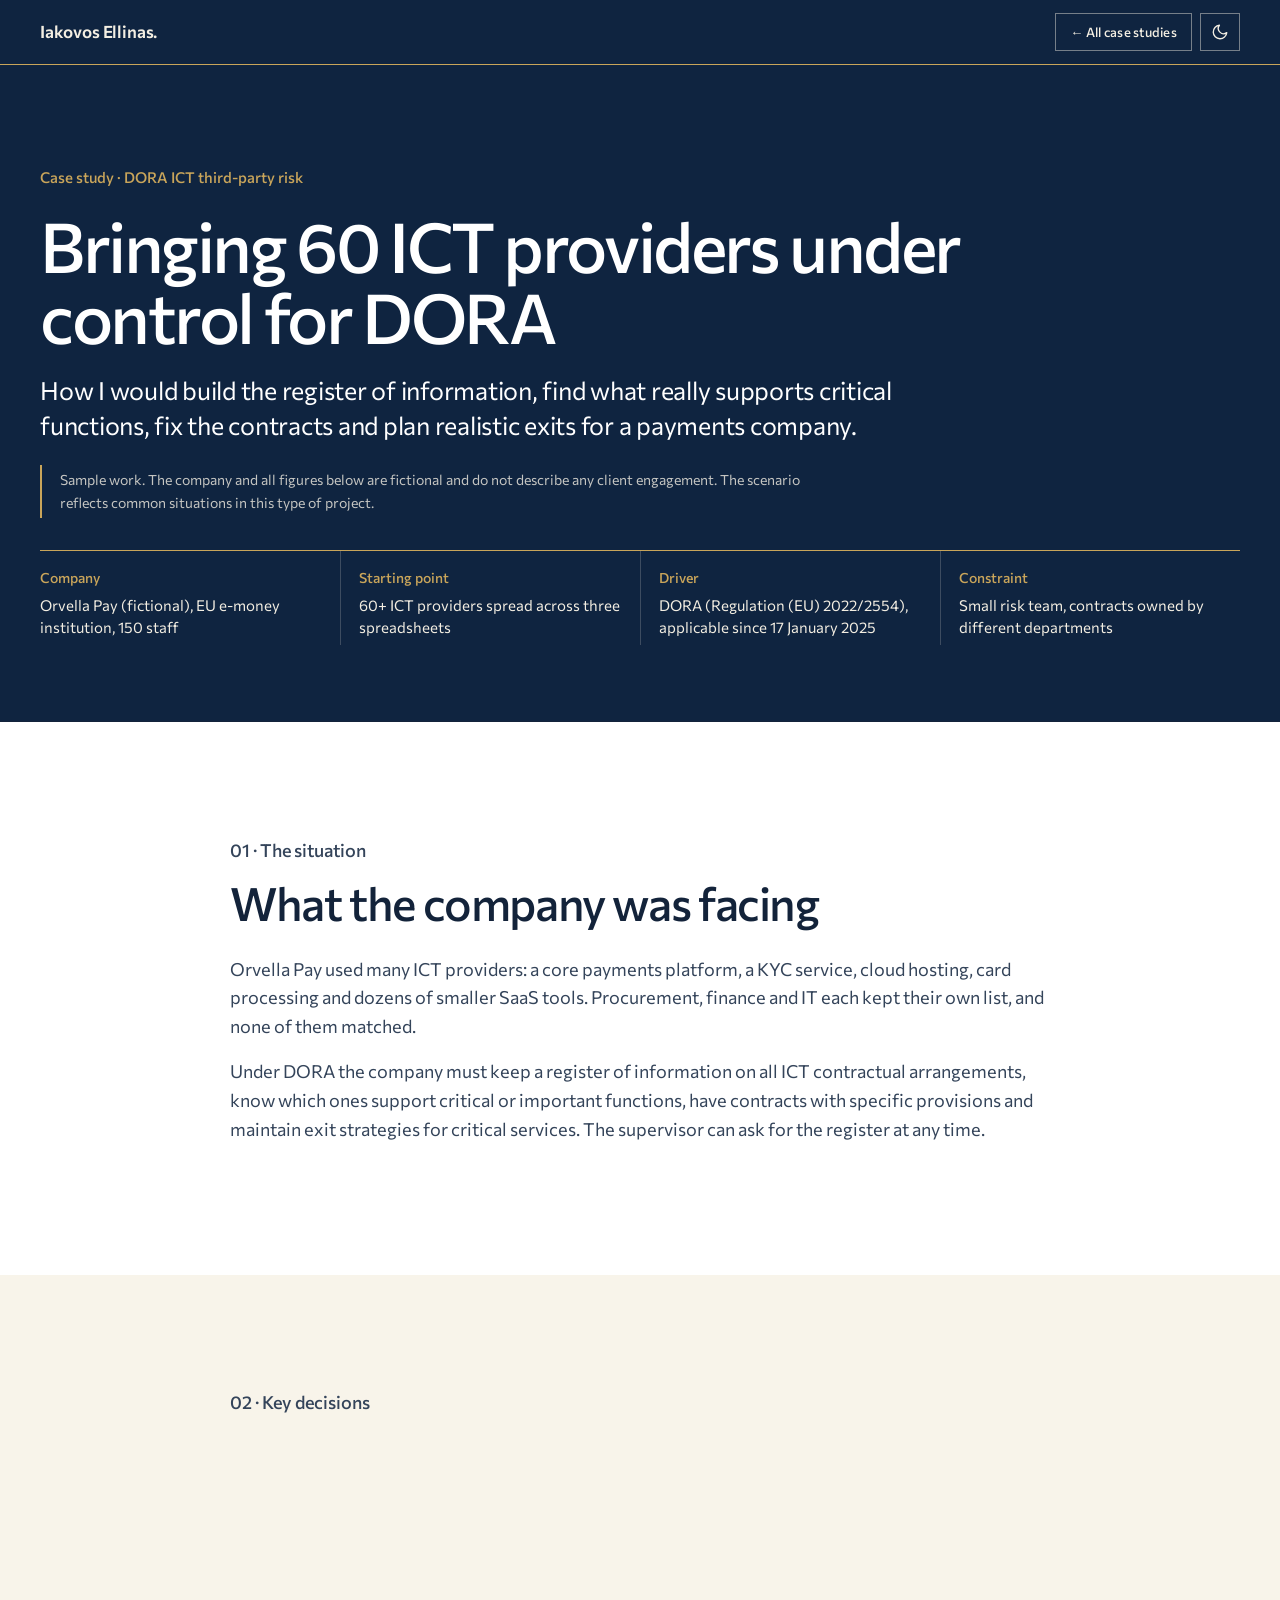
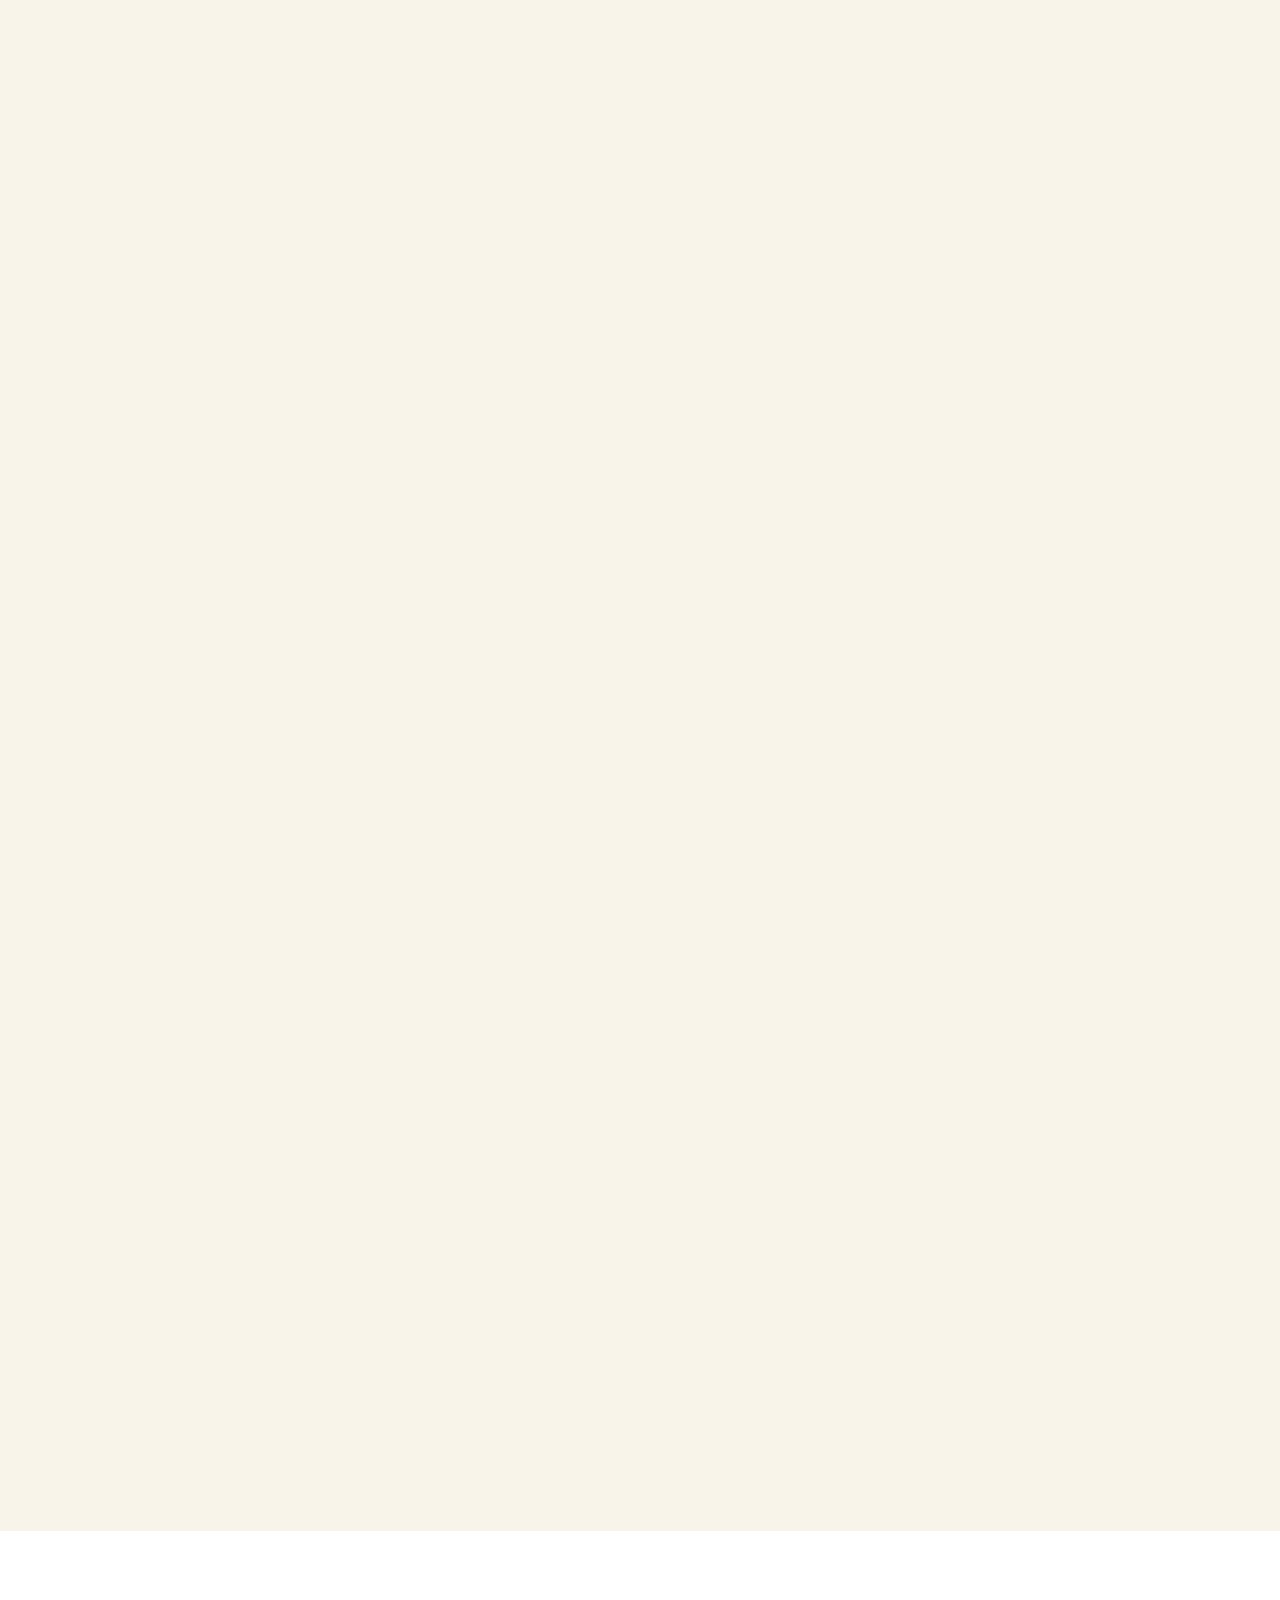
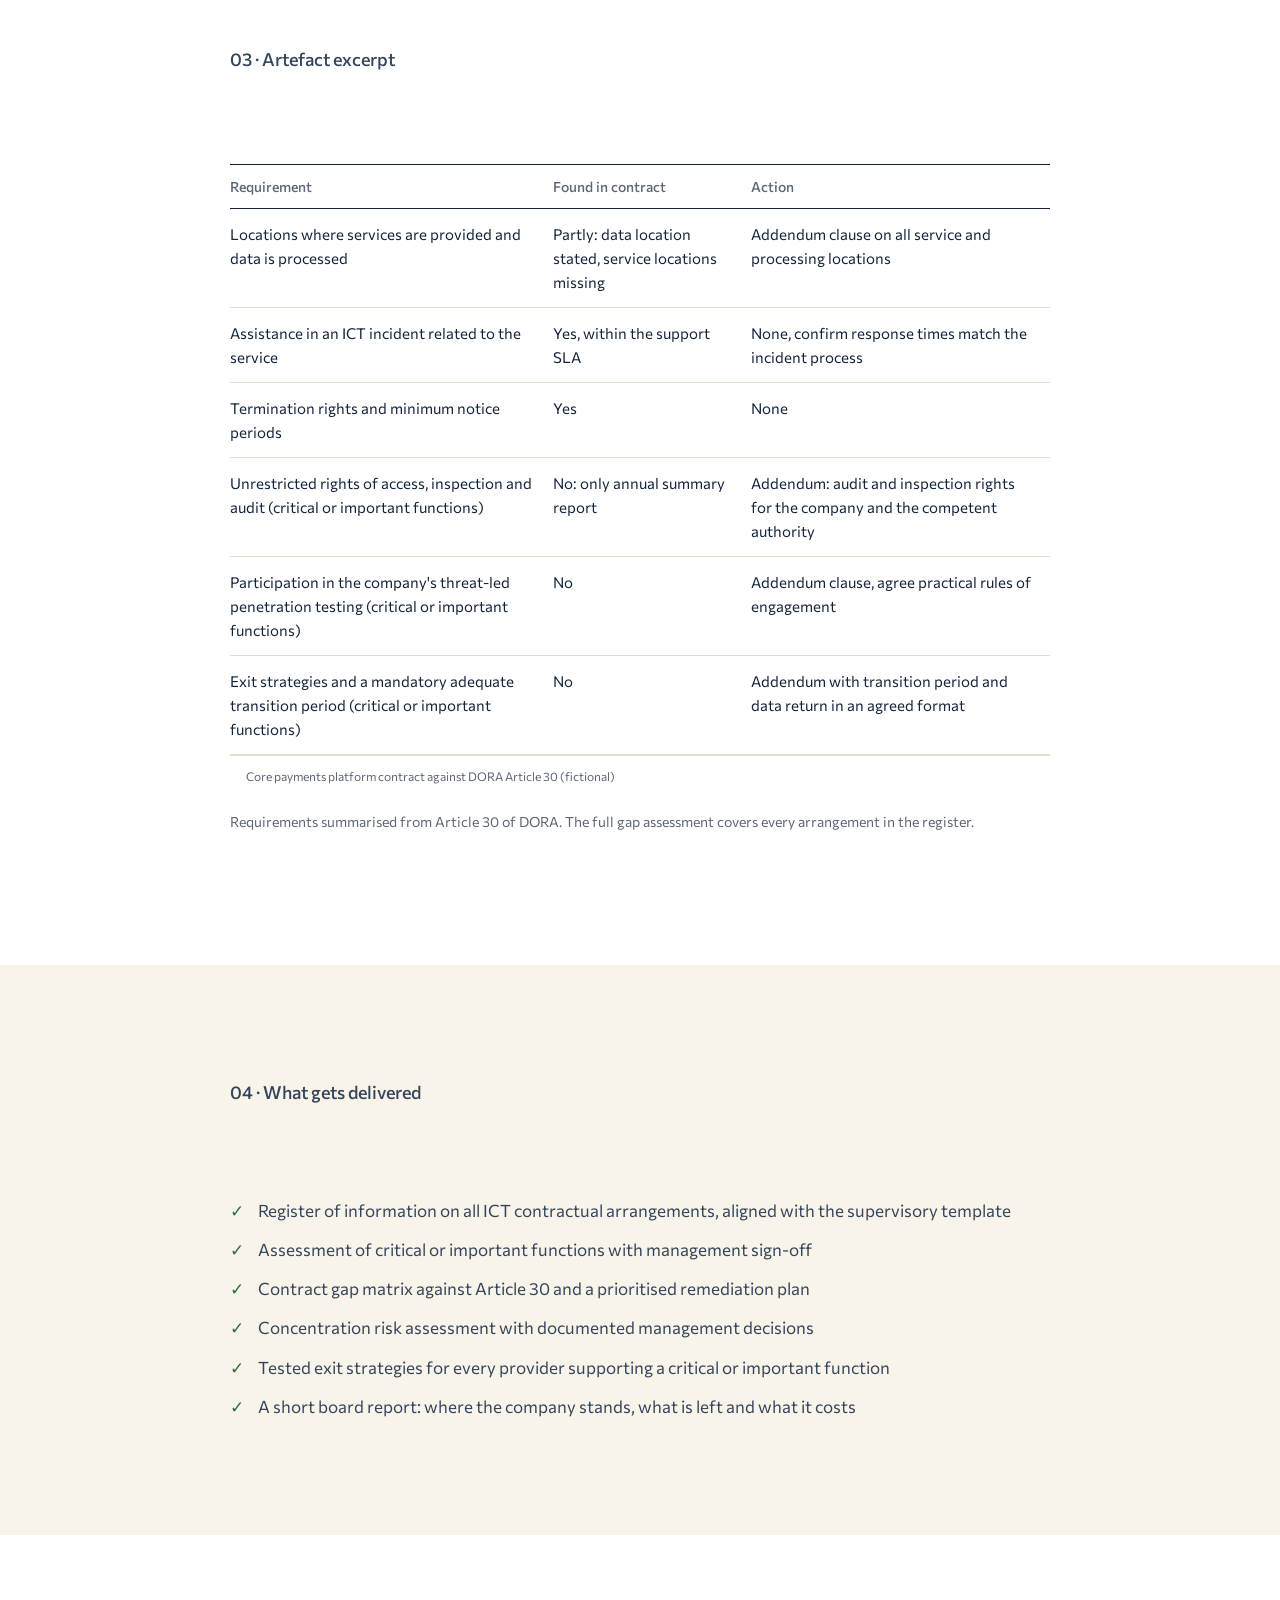
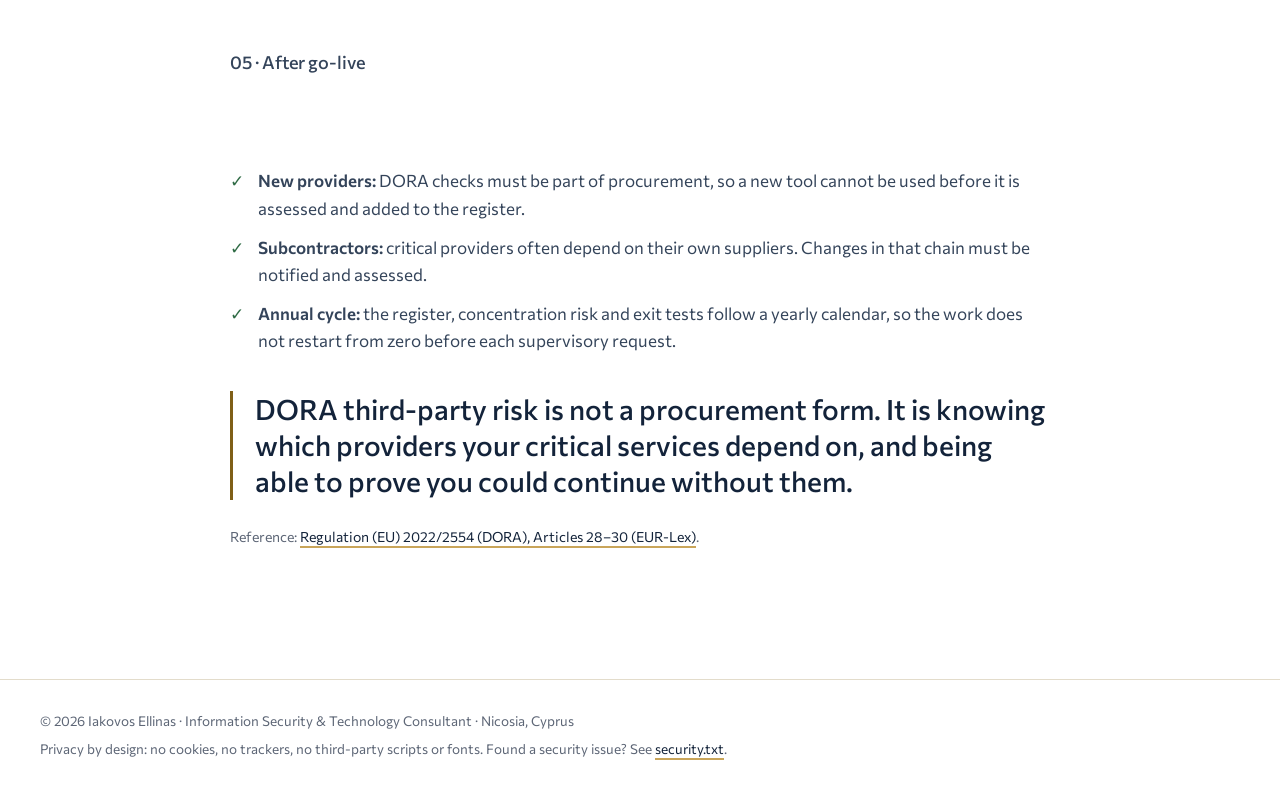
<file: case-studies/dora-third-party-risk.html>
<!DOCTYPE html>
<html lang="en">
<head>
  <meta charset="UTF-8" />
  <meta name="viewport" content="width=device-width, initial-scale=1.0" />
  <title>DORA ICT third-party risk for a payments company | Case study | Iakovos Ellinas</title>
  <meta name="description" content="Sample case study with a fictional payments company: register of information, critical or important functions, Article 30 contract gaps, concentration risk and exit strategies under DORA." />
  <meta property="og:title" content="DORA ICT third-party risk for a payments company | Case study" />
  <meta property="og:description" content="Sample case study with a fictional payments company: register of information, critical or important functions, Article 30 contract gaps, concentration risk and exit strategies under DORA." />
  <meta property="og:type" content="article" />
  <meta property="og:url" content="https://iakovosellinas.github.io/case-studies/dora-third-party-risk.html" />
  <meta property="og:image" content="https://iakovosellinas.github.io/og-image.png?v=20261115n" />
  <meta name="twitter:card" content="summary_large_image" />
  <link rel="canonical" href="https://iakovosellinas.github.io/case-studies/dora-third-party-risk.html" />
  <link rel="icon" type="image/svg+xml" href="../favicon.svg" />
  <meta name="theme-color" content="#0f2440" />
  <meta name="color-scheme" content="light dark" />
  <meta http-equiv="Content-Security-Policy" content="default-src 'self'; script-src 'self' 'sha256-tJe+7gkclHnfP4NzZt9YBlnECq33wnCZb4DhhLHqdos='; style-src 'self'; img-src 'self' data:; font-src 'self'; connect-src 'self' https://api.web3forms.com; form-action 'self'; base-uri 'self'; object-src 'none'; upgrade-insecure-requests" />
  <meta name="referrer" content="strict-origin-when-cross-origin" />

  <!-- Theme: saved choice, else the visitor's system setting (runs before paint, no flash) -->
  <script>
  (function () {
    var t = null;
    try { t = localStorage.getItem("theme"); } catch (e) {}
    if (t !== "light" && t !== "dark") {
      t = window.matchMedia && window.matchMedia("(prefers-color-scheme: dark)").matches ? "dark" : "light";
    }
    document.documentElement.setAttribute("data-theme", t);
  })();
  </script>

  <link rel="stylesheet" href="../style.css?v=20261116a" />
</head>
<body>
  <a class="skip-link" href="#main">Skip to content</a>
  <header class="site-header">
    <nav class="navbar">
      <a href="../" class="logo">Iakovos Ellinas<span>.</span></a>
      <div class="nav-actions">
        <a class="case-back" href="../#case-studies">&larr; All case studies</a>
        <button type="button" class="theme-toggle" aria-label="Switch to dark mode" title="Light / dark mode">
          <svg class="icon-moon" viewBox="0 0 24 24" aria-hidden="true"><path d="M21 12.8A9 9 0 1 1 11.2 3a7 7 0 0 0 9.8 9.8z"/></svg>
          <svg class="icon-sun" viewBox="0 0 24 24" aria-hidden="true"><circle cx="12" cy="12" r="4.2"/><path d="M12 2v2.2M12 19.8V22M4.9 4.9l1.6 1.6M17.5 17.5l1.6 1.6M2 12h2.2M19.8 12H22M4.9 19.1l1.6-1.6M17.5 6.5l1.6-1.6"/></svg>
        </button>
      </div>
    </nav>
  </header>

  <main id="main">
    <section class="hero case-hero">
      <div class="container">
        <p class="eyebrow"><span class="dot"></span>Case study · DORA ICT third-party risk</p>
        <h1>Bringing 60 ICT providers under control for DORA</h1>
        <p class="hero-lead">How I would build the register of information, find what really supports critical functions, fix the contracts and plan realistic exits for a payments company.</p>
        <p class="case-disclaimer">Sample work. The company and all figures below are fictional and do not describe any client engagement. The scenario reflects common situations in this type of project.</p>
        <dl class="case-facts"><div><dt>Company</dt><dd>Orvella Pay (fictional), EU e-money institution, 150 staff</dd></div><div><dt>Starting point</dt><dd>60+ ICT providers spread across three spreadsheets</dd></div><div><dt>Driver</dt><dd>DORA (Regulation (EU) 2022/2554), applicable since 17 January 2025</dd></div><div><dt>Constraint</dt><dd>Small risk team, contracts owned by different departments</dd></div></dl>
      </div>
    </section>
    <section class="section case-section">
      <div class="container case-container">
        <p class="section-label">01 · The situation</p>
        <h2>What the company was facing</h2>
        <p>Orvella Pay used many ICT providers: a core payments platform, a KYC service, cloud hosting, card processing and dozens of smaller SaaS tools. Procurement, finance and IT each kept their own list, and none of them matched.</p>
        <p>Under DORA the company must keep a register of information on all ICT contractual arrangements, know which ones support critical or important functions, have contracts with specific provisions and maintain exit strategies for critical services. The supervisor can ask for the register at any time.</p>
      </div>
    </section>
    <section class="section case-section section-alt">
      <div class="container case-container">
        <p class="section-label">02 · Key decisions</p>
        <h2>Five decisions that shaped the project</h2>
        <ol class="decisions">
          <li class="decision">
            <h3>Build the inventory from money, not from memory</h3>
            <p><strong>Decision:</strong> Combine procurement records, accounts payable and corporate card spend with the IT list, then confirm each arrangement with its business owner.</p>
            <p><strong>Why:</strong> Payments reveal tools that nobody remembers to declare. In this kind of exercise, card spend often uncovers SaaS tools that hold customer or employee data.</p>
            <p class="trade"><strong>Trade-off:</strong> Reconciling three sources takes several weeks, but a register built on one list would be incomplete from day one.</p>
          </li>
          <li class="decision">
            <h3>Start from critical or important functions, not from providers</h3>
            <p><strong>Decision:</strong> First agree with management which functions are critical or important (for example payment processing, customer onboarding and safeguarding reconciliation). Then map which ICT services support them.</p>
            <p><strong>Why:</strong> This keeps attention on the small number of providers that really matter. Of 60+ arrangements, about 9 support critical or important functions in this scenario.</p>
            <p class="trade"><strong>Trade-off:</strong> Function definitions need management sign-off, which can take time, but without it the whole classification can be challenged.</p>
          </li>
          <li class="decision">
            <h3>Fix contracts by priority, with addenda instead of renegotiation</h3>
            <p><strong>Decision:</strong> Assess every contract against Article 30. For the arrangements supporting critical or important functions, close the gaps first through a standard DORA addendum.</p>
            <p><strong>Why:</strong> Full renegotiation with large providers can take months. A targeted addendum closes the regulatory gaps faster.</p>
            <p class="trade"><strong>Trade-off:</strong> Some large providers only accept their own standard DORA terms, so each version is compared with the requirements and any remaining gap is recorded as a risk.</p>
          </li>
          <li class="decision">
            <h3>Treat concentration risk as a decision, not as a finding</h3>
            <p><strong>Decision:</strong> Two critical services run with the same cloud provider. Instead of a costly multi-cloud move, the company accepts the risk with compensating controls: multi-zone architecture, tested restores and a documented substitution path. The decision is recorded and approved by management.</p>
            <p><strong>Why:</strong> Article 29 asks firms to assess concentration risk. It does not require removing every dependency, it requires a conscious, documented decision.</p>
            <p class="trade"><strong>Trade-off:</strong> The residual risk remains and is reviewed every year or when the architecture changes.</p>
          </li>
          <li class="decision">
            <h3>Test exit strategies, do not only write them</h3>
            <p><strong>Decision:</strong> For each provider supporting a critical or important function, a documented exit plan with alternatives, data export formats and timelines, tested through a tabletop exercise, and for the core platform, an actual data export test.</p>
            <p><strong>Why:</strong> Article 28(8) requires exit strategies that are documented and tested. An untested plan usually fails on data formats or timelines.</p>
            <p class="trade"><strong>Trade-off:</strong> Testing exits takes effort from the provider and from internal teams, so it is planned once a year per critical provider.</p>
          </li>
        </ol>
      </div>
    </section>
    <section class="section case-section">
      <div class="container case-container">
        <p class="section-label">03 · Artefact excerpt</p>
        <h2>Contract gap assessment (excerpt)</h2>
        <div class="table-wrap"><table class="case-table">
          <caption>Core payments platform contract against DORA Article 30 (fictional)</caption>
          <thead><tr><th scope="col">Requirement</th><th scope="col">Found in contract</th><th scope="col">Action</th></tr></thead>
          <tbody><tr><td>Locations where services are provided and data is processed</td><td>Partly: data location stated, service locations missing</td><td>Addendum clause on all service and processing locations</td></tr><tr><td>Assistance in an ICT incident related to the service</td><td>Yes, within the support SLA</td><td>None, confirm response times match the incident process</td></tr><tr><td>Termination rights and minimum notice periods</td><td>Yes</td><td>None</td></tr><tr><td>Unrestricted rights of access, inspection and audit (critical or important functions)</td><td>No: only annual summary report</td><td>Addendum: audit and inspection rights for the company and the competent authority</td></tr><tr><td>Participation in the company's threat-led penetration testing (critical or important functions)</td><td>No</td><td>Addendum clause, agree practical rules of engagement</td></tr><tr><td>Exit strategies and a mandatory adequate transition period (critical or important functions)</td><td>No</td><td>Addendum with transition period and data return in an agreed format</td></tr></tbody>
        </table></div>
        <p class="table-note">Requirements summarised from Article 30 of DORA. The full gap assessment covers every arrangement in the register.</p>
      </div>
    </section>
    <section class="section case-section section-alt">
      <div class="container case-container">
        <p class="section-label">04 · What gets delivered</p>
        <h2>Deliverables</h2>
        <ul class="case-list"><li>Register of information on all ICT contractual arrangements, aligned with the supervisory template</li><li>Assessment of critical or important functions with management sign-off</li><li>Contract gap matrix against Article 30 and a prioritised remediation plan</li><li>Concentration risk assessment with documented management decisions</li><li>Tested exit strategies for every provider supporting a critical or important function</li><li>A short board report: where the company stands, what is left and what it costs</li></ul>
      </div>
    </section>
    <section class="section case-section">
      <div class="container case-container">
        <p class="section-label">05 · After go-live</p>
        <h2>What I would keep watching</h2>
        <ul class="case-list"><li><strong>New providers:</strong> DORA checks must be part of procurement, so a new tool cannot be used before it is assessed and added to the register.</li><li><strong>Subcontractors:</strong> critical providers often depend on their own suppliers. Changes in that chain must be notified and assessed.</li><li><strong>Annual cycle:</strong> the register, concentration risk and exit tests follow a yearly calendar, so the work does not restart from zero before each supervisory request.</li></ul>
        <p class="case-takeaway">DORA third-party risk is not a procurement form. It is knowing which providers your critical services depend on, and being able to prove you could continue without them.</p>
        <p class="case-sources">Reference: <a href="https://eur-lex.europa.eu/eli/reg/2022/2554/oj" target="_blank" rel="noopener">Regulation (EU) 2022/2554 (DORA), Articles 28–30 (EUR-Lex)</a>.</p>
      </div>
    </section>
  </main>

  <footer>
    <p>© 2026 Iakovos Ellinas · Information Security &amp; Technology Consultant · Nicosia, Cyprus</p>
    <p class="footer-trust">Privacy by design: no cookies, no trackers, no third-party scripts or fonts. Found a security issue? See <a href="/.well-known/security.txt">security.txt</a>.</p>
  </footer>
  <script src="../site.js?v=20261115q" defer></script>
</body>
</html>
</file>
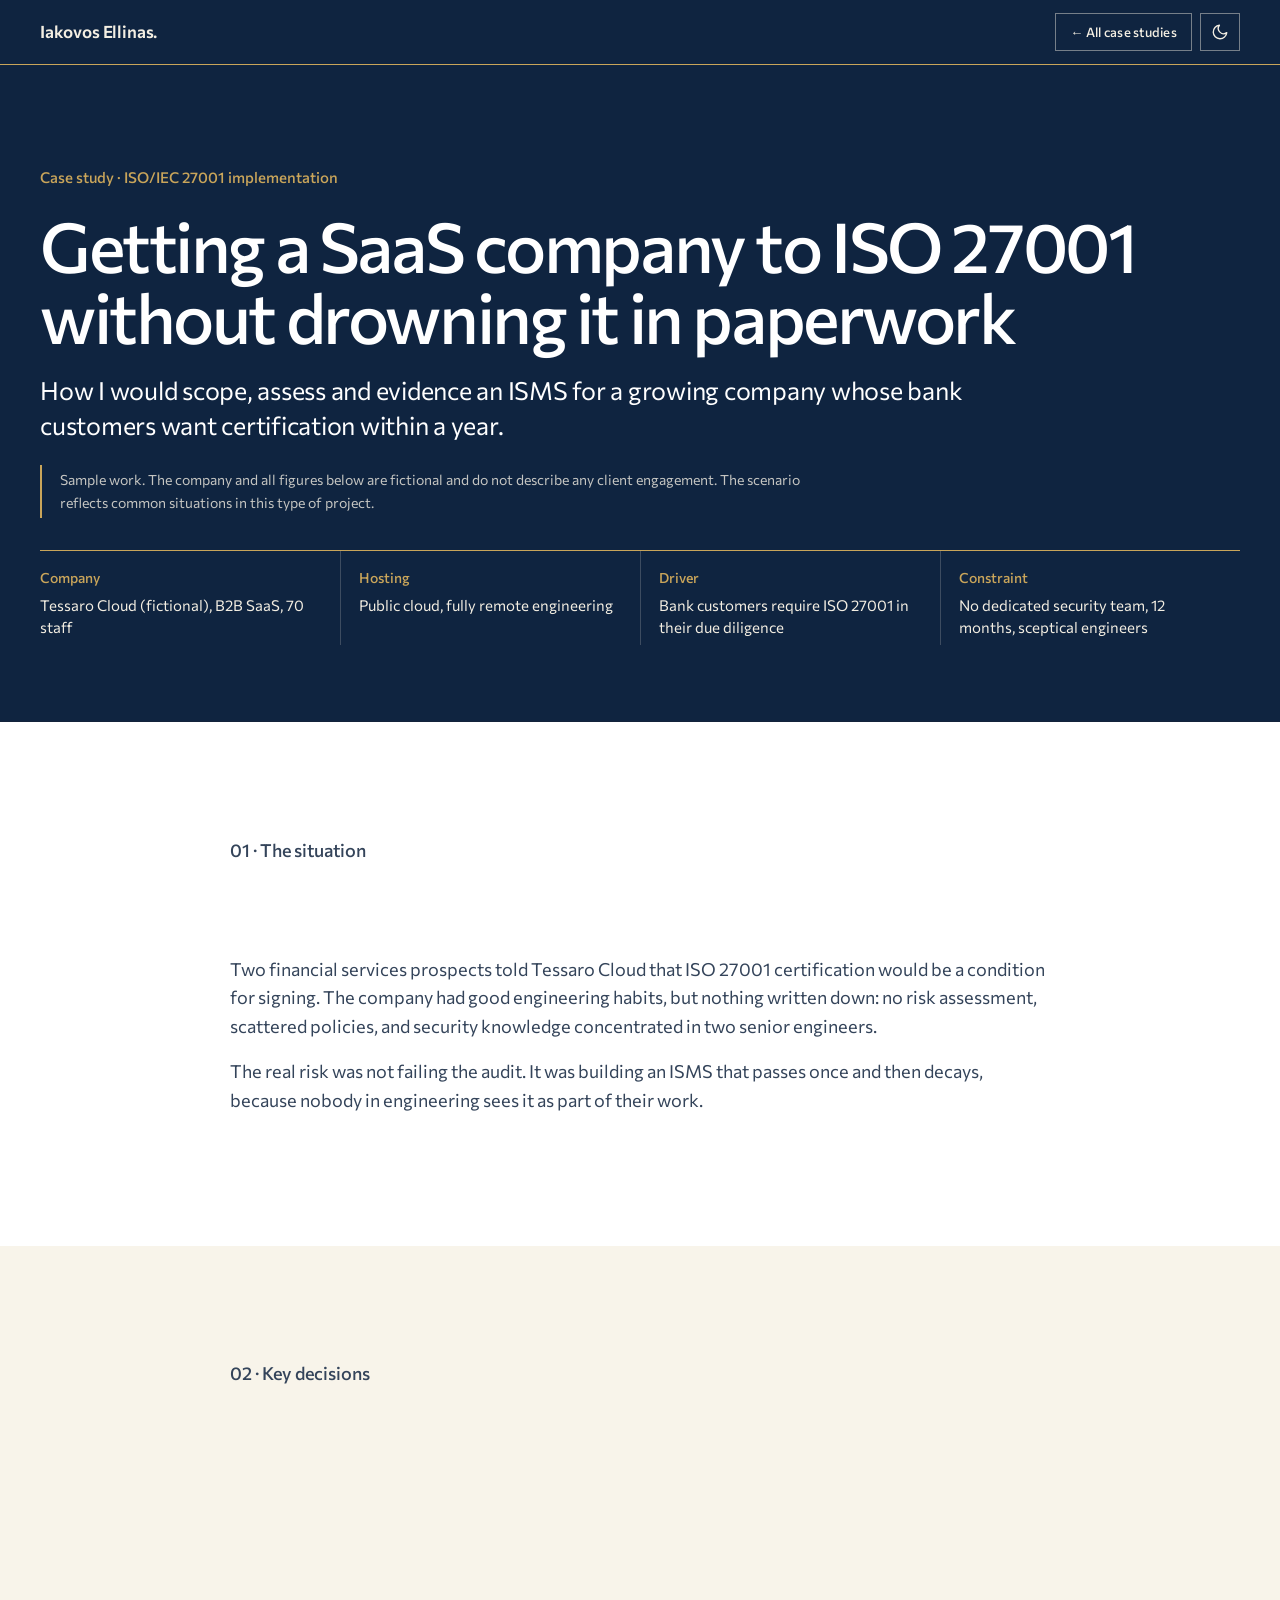
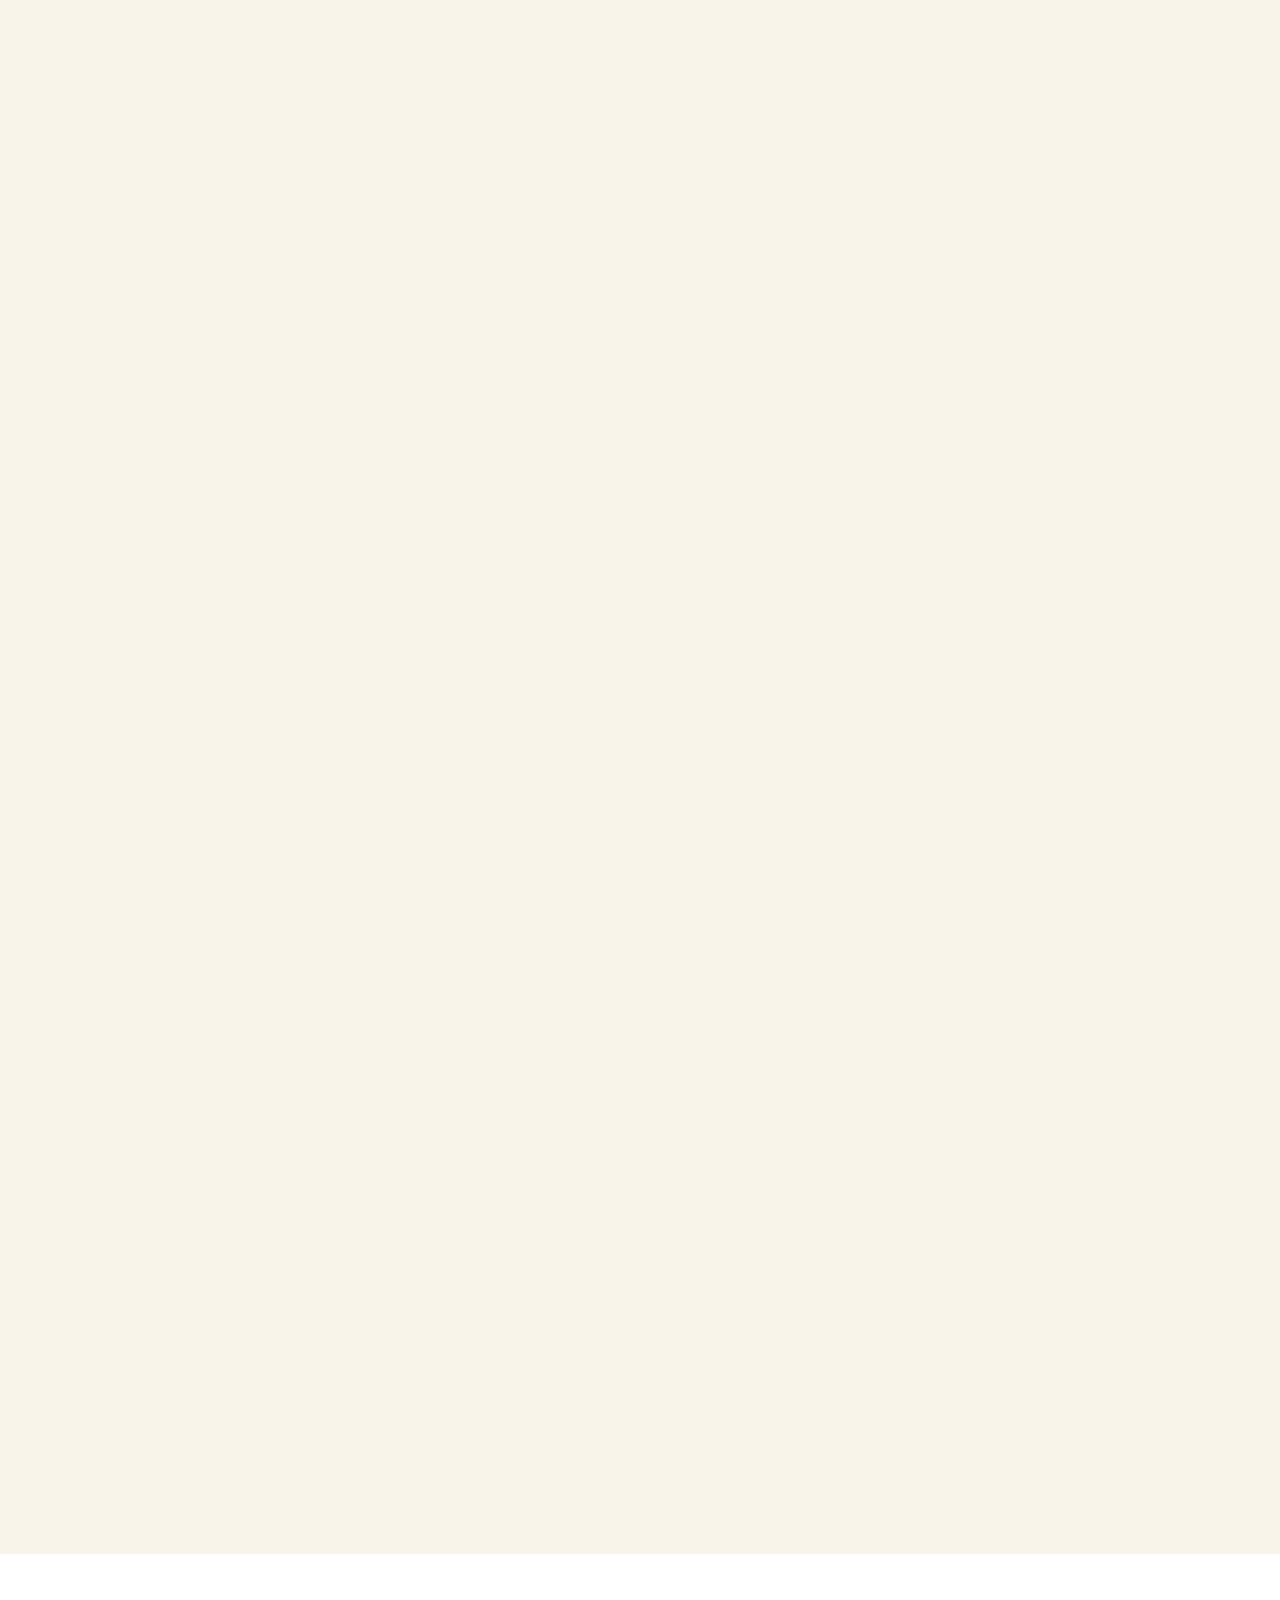
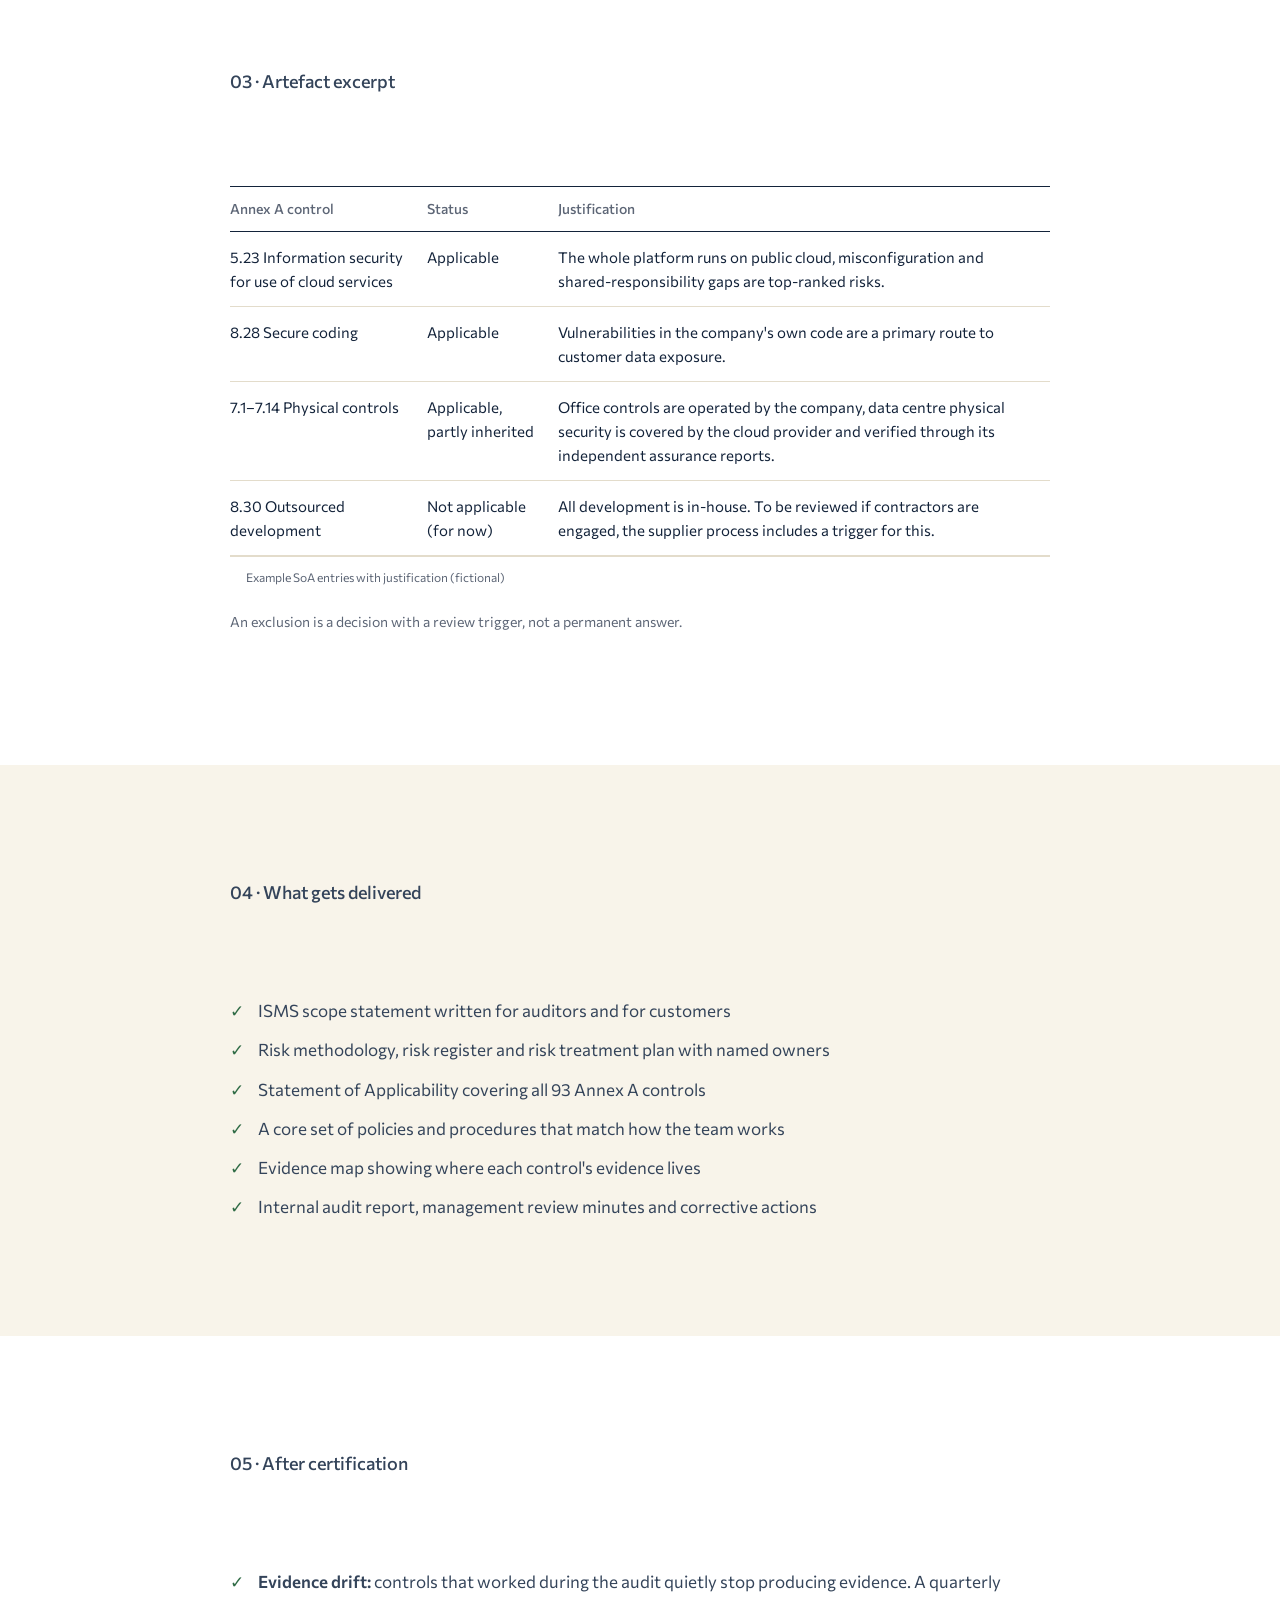
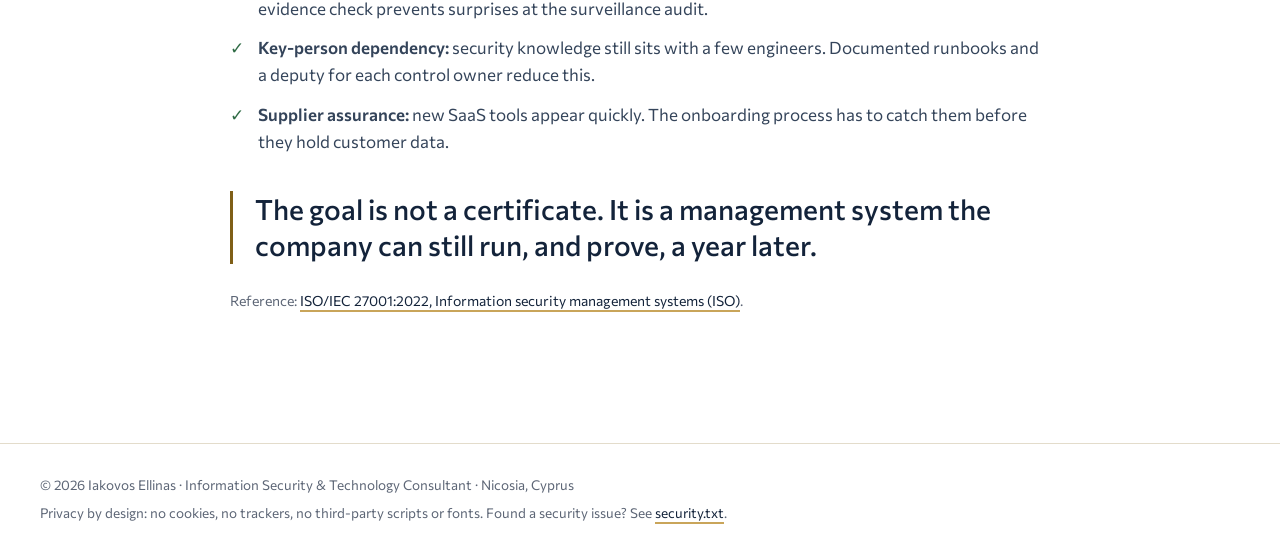
<file: case-studies/iso-27001-implementation.html>
<!DOCTYPE html>
<html lang="en">
<head>
  <meta charset="UTF-8" />
  <meta name="viewport" content="width=device-width, initial-scale=1.0" />
  <title>ISO 27001 implementation for a SaaS company | Case study | Iakovos Ellinas</title>
  <meta name="description" content="Sample case study with a fictional company: scoping, risk assessment, Statement of Applicability and evidence for ISO/IEC 27001 certification." />
  <meta property="og:title" content="ISO 27001 implementation for a SaaS company | Case study" />
  <meta property="og:description" content="Sample case study with a fictional company: scoping, risk assessment, Statement of Applicability and evidence for ISO/IEC 27001 certification." />
  <meta property="og:type" content="article" />
  <meta property="og:url" content="https://iakovosellinas.github.io/case-studies/iso-27001-implementation.html" />
  <meta property="og:image" content="https://iakovosellinas.github.io/og-image.png?v=20261115n" />
  <meta name="twitter:card" content="summary_large_image" />
  <link rel="canonical" href="https://iakovosellinas.github.io/case-studies/iso-27001-implementation.html" />
  <link rel="icon" type="image/svg+xml" href="../favicon.svg" />
  <meta name="theme-color" content="#0f2440" />
  <meta name="color-scheme" content="light dark" />
  <meta http-equiv="Content-Security-Policy" content="default-src 'self'; script-src 'self' 'sha256-tJe+7gkclHnfP4NzZt9YBlnECq33wnCZb4DhhLHqdos='; style-src 'self'; img-src 'self' data:; font-src 'self'; connect-src 'self' https://api.web3forms.com; form-action 'self'; base-uri 'self'; object-src 'none'; upgrade-insecure-requests" />
  <meta name="referrer" content="strict-origin-when-cross-origin" />

  <!-- Theme: saved choice, else the visitor's system setting (runs before paint, no flash) -->
  <script>
  (function () {
    var t = null;
    try { t = localStorage.getItem("theme"); } catch (e) {}
    if (t !== "light" && t !== "dark") {
      t = window.matchMedia && window.matchMedia("(prefers-color-scheme: dark)").matches ? "dark" : "light";
    }
    document.documentElement.setAttribute("data-theme", t);
  })();
  </script>

  <link rel="stylesheet" href="../style.css?v=20261116a" />
</head>
<body>
  <a class="skip-link" href="#main">Skip to content</a>
  <header class="site-header">
    <nav class="navbar">
      <a href="../" class="logo">Iakovos Ellinas<span>.</span></a>
      <div class="nav-actions">
        <a class="case-back" href="../#case-studies">&larr; All case studies</a>
        <button type="button" class="theme-toggle" aria-label="Switch to dark mode" title="Light / dark mode">
          <svg class="icon-moon" viewBox="0 0 24 24" aria-hidden="true"><path d="M21 12.8A9 9 0 1 1 11.2 3a7 7 0 0 0 9.8 9.8z"/></svg>
          <svg class="icon-sun" viewBox="0 0 24 24" aria-hidden="true"><circle cx="12" cy="12" r="4.2"/><path d="M12 2v2.2M12 19.8V22M4.9 4.9l1.6 1.6M17.5 17.5l1.6 1.6M2 12h2.2M19.8 12H22M4.9 19.1l1.6-1.6M17.5 6.5l1.6-1.6"/></svg>
        </button>
      </div>
    </nav>
  </header>

  <main id="main">
    <section class="hero case-hero">
      <div class="container">
        <p class="eyebrow"><span class="dot"></span>Case study · ISO/IEC 27001 implementation</p>
        <h1>Getting a SaaS company to ISO 27001 without drowning it in paperwork</h1>
        <p class="hero-lead">How I would scope, assess and evidence an ISMS for a growing company whose bank customers want certification within a year.</p>
        <p class="case-disclaimer">Sample work. The company and all figures below are fictional and do not describe any client engagement. The scenario reflects common situations in this type of project.</p>
        <dl class="case-facts"><div><dt>Company</dt><dd>Tessaro Cloud (fictional), B2B SaaS, 70 staff</dd></div><div><dt>Hosting</dt><dd>Public cloud, fully remote engineering</dd></div><div><dt>Driver</dt><dd>Bank customers require ISO 27001 in their due diligence</dd></div><div><dt>Constraint</dt><dd>No dedicated security team, 12 months, sceptical engineers</dd></div></dl>
      </div>
    </section>
    <section class="section case-section">
      <div class="container case-container">
        <p class="section-label">01 · The situation</p>
        <h2>What the company was facing</h2>
        <p>Two financial services prospects told Tessaro Cloud that ISO 27001 certification would be a condition for signing. The company had good engineering habits, but nothing written down: no risk assessment, scattered policies, and security knowledge concentrated in two senior engineers.</p>
        <p>The real risk was not failing the audit. It was building an ISMS that passes once and then decays, because nobody in engineering sees it as part of their work.</p>
      </div>
    </section>
    <section class="section case-section section-alt">
      <div class="container case-container">
        <p class="section-label">02 · Key decisions</p>
        <h2>Five decisions that shaped the project</h2>
        <ol class="decisions">
          <li class="decision">
            <h3>Scope the ISMS around the product, not the whole company</h3>
            <p><strong>Decision:</strong> The scope covers the SaaS platform and the functions that support it: engineering, cloud operations, customer support, HR onboarding and offboarding, and supplier management. Interfaces with out-of-scope areas, such as marketing systems, are documented as required by clause 4.3.</p>
            <p><strong>Why:</strong> This is what customers actually rely on, and it keeps the first certification achievable within 12 months.</p>
            <p class="trade"><strong>Trade-off:</strong> A narrower scope must be explained clearly to customers, so the scope statement is written in plain language for due diligence questionnaires.</p>
          </li>
          <li class="decision">
            <h3>Use scenario-based risk assessment instead of a huge asset list</h3>
            <p><strong>Decision:</strong> Around 40 risk scenarios (for example, "leaked cloud credentials lead to customer data exposure"), each with a business risk owner, a 5×5 likelihood and impact rating and a treatment decision.</p>
            <p><strong>Why:</strong> Engineers and managers can discuss scenarios. A 300-line asset register would be filled in once and never read again.</p>
            <p class="trade"><strong>Trade-off:</strong> Asset information still has to exist for some controls, so it is kept in the tools the company already uses rather than in a separate spreadsheet.</p>
          </li>
          <li class="decision">
            <h3>Justify every Annex A decision from the risk assessment</h3>
            <p><strong>Decision:</strong> All 93 Annex A controls of ISO/IEC 27001:2022 are considered in the Statement of Applicability. Each one is linked to a risk, a contract or a legal requirement, or has a written reason for exclusion.</p>
            <p><strong>Why:</strong> Auditors challenge the reasons behind the Statement of Applicability, not the number of controls. A risk-driven SoA is also easier to defend to customers.</p>
            <p class="trade"><strong>Trade-off:</strong> Writing real justifications takes longer than ticking boxes, but it saves time in Stage 1 and in every customer questionnaire after that.</p>
          </li>
          <li class="decision">
            <h3>Collect evidence where the work already happens</h3>
            <p><strong>Decision:</strong> Change management evidence comes from pull request reviews, access reviews from the identity provider, and vulnerability management from existing ticket workflows. Policies describe how the team already works, after small improvements.</p>
            <p><strong>Why:</strong> Evidence that is a by-product of daily work stays current after certification. Separate compliance tasks are the first thing to be dropped when the team is busy.</p>
            <p class="trade"><strong>Trade-off:</strong> Some evidence is less polished than a template would be, so the internal audit checks that it is complete and traceable.</p>
          </li>
          <li class="decision">
            <h3>Run a real internal audit and management review before Stage 1</h3>
            <p><strong>Decision:</strong> An internal audit against all clauses and a sample of Annex A controls, followed by a management review with recorded decisions.</p>
            <p><strong>Why:</strong> It finds gaps while there is still time to fix them, and it shows the certification body that the management system works, not only that documents exist.</p>
            <p class="trade"><strong>Trade-off:</strong> It costs about three weeks before the certification audit, which has to be planned into the 12 months from the start.</p>
          </li>
        </ol>
      </div>
    </section>
    <section class="section case-section">
      <div class="container case-container">
        <p class="section-label">03 · Artefact excerpt</p>
        <h2>Statement of Applicability (excerpt)</h2>
        <div class="table-wrap"><table class="case-table">
          <caption>Example SoA entries with justification (fictional)</caption>
          <thead><tr><th scope="col">Annex A control</th><th scope="col">Status</th><th scope="col">Justification</th></tr></thead>
          <tbody><tr><td>5.23 Information security for use of cloud services</td><td>Applicable</td><td>The whole platform runs on public cloud, misconfiguration and shared-responsibility gaps are top-ranked risks.</td></tr><tr><td>8.28 Secure coding</td><td>Applicable</td><td>Vulnerabilities in the company's own code are a primary route to customer data exposure.</td></tr><tr><td>7.1–7.14 Physical controls</td><td>Applicable, partly inherited</td><td>Office controls are operated by the company, data centre physical security is covered by the cloud provider and verified through its independent assurance reports.</td></tr><tr><td>8.30 Outsourced development</td><td>Not applicable (for now)</td><td>All development is in-house. To be reviewed if contractors are engaged, the supplier process includes a trigger for this.</td></tr></tbody>
        </table></div>
        <p class="table-note">An exclusion is a decision with a review trigger, not a permanent answer.</p>
      </div>
    </section>
    <section class="section case-section section-alt">
      <div class="container case-container">
        <p class="section-label">04 · What gets delivered</p>
        <h2>Deliverables</h2>
        <ul class="case-list"><li>ISMS scope statement written for auditors and for customers</li><li>Risk methodology, risk register and risk treatment plan with named owners</li><li>Statement of Applicability covering all 93 Annex A controls</li><li>A core set of policies and procedures that match how the team works</li><li>Evidence map showing where each control's evidence lives</li><li>Internal audit report, management review minutes and corrective actions</li></ul>
      </div>
    </section>
    <section class="section case-section">
      <div class="container case-container">
        <p class="section-label">05 · After certification</p>
        <h2>What I would keep watching</h2>
        <ul class="case-list"><li><strong>Evidence drift:</strong> controls that worked during the audit quietly stop producing evidence. A quarterly evidence check prevents surprises at the surveillance audit.</li><li><strong>Key-person dependency:</strong> security knowledge still sits with a few engineers. Documented runbooks and a deputy for each control owner reduce this.</li><li><strong>Supplier assurance:</strong> new SaaS tools appear quickly. The onboarding process has to catch them before they hold customer data.</li></ul>
        <p class="case-takeaway">The goal is not a certificate. It is a management system the company can still run, and prove, a year later.</p>
        <p class="case-sources">Reference: <a href="https://www.iso.org/standard/27001" target="_blank" rel="noopener">ISO/IEC 27001:2022, Information security management systems (ISO)</a>.</p>
      </div>
    </section>
  </main>

  <footer>
    <p>© 2026 Iakovos Ellinas · Information Security &amp; Technology Consultant · Nicosia, Cyprus</p>
    <p class="footer-trust">Privacy by design: no cookies, no trackers, no third-party scripts or fonts. Found a security issue? See <a href="/.well-known/security.txt">security.txt</a>.</p>
  </footer>
  <script src="../site.js?v=20261115q" defer></script>
</body>
</html>
</file>
<file: style.css>
/* =========================================================
   Iakovos Ellinas · "Statement" theme
   Swiss, report-like layout: white paper, black ink, one
   gold accent (black paper in dark mode), a grotesk for everything, monospaced labels,
   ruled rows instead of cards. Section headings stay pinned
   in a left column while their content scrolls.
   All fonts are self-hosted (fonts/). No third-party requests.
   ========================================================= */

/* ---------- Fonts ---------- */
@font-face { font-family: "Statement Sans"; font-style: normal; font-weight: 400; font-display: swap;
  src: url("fonts/commissioner-latin-400-normal.woff2?v=4") format("woff2");
  unicode-range: U+0000-00FF,U+0131,U+0152-0153,U+02BB-02BC,U+02C6,U+02DA,U+02DC,U+0304,U+0308,U+0329,U+2000-206F,U+20AC,U+2122,U+2191,U+2193,U+2212,U+2215,U+FEFF,U+FFFD; }
@font-face { font-family: "Statement Sans"; font-style: normal; font-weight: 400; font-display: swap;
  src: url("fonts/commissioner-latin-ext-400-normal.woff2?v=4") format("woff2");
  unicode-range: U+0100-02BA,U+02BD-02C5,U+02C7-02CC,U+02CE-02D7,U+02DD-02FF,U+1E00-1E9F,U+20A0-20AB,U+20AD-20C0,U+2113,U+2C60-2C7F,U+A720-A7FF; }
@font-face { font-family: "Statement Sans"; font-style: normal; font-weight: 400; font-display: swap;
  src: url("fonts/commissioner-greek-400-normal.woff2?v=4") format("woff2");
  unicode-range: U+0370-0377,U+037A-037F,U+0384-038A,U+038C,U+038E-03A1,U+03A3-03FF; }
@font-face { font-family: "Statement Sans"; font-style: normal; font-weight: 500; font-display: swap;
  src: url("fonts/commissioner-latin-500-normal.woff2?v=4") format("woff2");
  unicode-range: U+0000-00FF,U+0131,U+0152-0153,U+02BB-02BC,U+02C6,U+02DA,U+02DC,U+0304,U+0308,U+0329,U+2000-206F,U+20AC,U+2122,U+2191,U+2193,U+2212,U+2215,U+FEFF,U+FFFD; }
@font-face { font-family: "Statement Sans"; font-style: normal; font-weight: 500; font-display: swap;
  src: url("fonts/commissioner-latin-ext-500-normal.woff2?v=4") format("woff2");
  unicode-range: U+0100-02BA,U+02BD-02C5,U+02C7-02CC,U+02CE-02D7,U+02DD-02FF,U+1E00-1E9F,U+20A0-20AB,U+20AD-20C0,U+2113,U+2C60-2C7F,U+A720-A7FF; }
@font-face { font-family: "Statement Sans"; font-style: normal; font-weight: 500; font-display: swap;
  src: url("fonts/commissioner-greek-500-normal.woff2?v=4") format("woff2");
  unicode-range: U+0370-0377,U+037A-037F,U+0384-038A,U+038C,U+038E-03A1,U+03A3-03FF; }
@font-face { font-family: "Statement Sans"; font-style: normal; font-weight: 600; font-display: swap;
  src: url("fonts/commissioner-latin-600-normal.woff2?v=4") format("woff2");
  unicode-range: U+0000-00FF,U+0131,U+0152-0153,U+02BB-02BC,U+02C6,U+02DA,U+02DC,U+0304,U+0308,U+0329,U+2000-206F,U+20AC,U+2122,U+2191,U+2193,U+2212,U+2215,U+FEFF,U+FFFD; }
@font-face { font-family: "Statement Sans"; font-style: normal; font-weight: 600; font-display: swap;
  src: url("fonts/commissioner-latin-ext-600-normal.woff2?v=4") format("woff2");
  unicode-range: U+0100-02BA,U+02BD-02C5,U+02C7-02CC,U+02CE-02D7,U+02DD-02FF,U+1E00-1E9F,U+20A0-20AB,U+20AD-20C0,U+2113,U+2C60-2C7F,U+A720-A7FF; }
@font-face { font-family: "Statement Sans"; font-style: normal; font-weight: 600; font-display: swap;
  src: url("fonts/commissioner-greek-600-normal.woff2?v=4") format("woff2");
  unicode-range: U+0370-0377,U+037A-037F,U+0384-038A,U+038C,U+038E-03A1,U+03A3-03FF; }

/* ---------- Colours ---------- */
:root {
  --paper: #ffffff;
  --paper-2: #f5f4f0;
  --card: #ffffff;
  --ink: #13233a;         /* navy ink */
  --ink-2: #34445a;
  --muted: #5d6676;
  --line: #e3dccb;
  --navy: #0f2440;
  --tint: #f8f4ea;        /* ivory */
  --accent: #7f5f17;      /* deep gold, readable on white and ivory */
  --gold: #c9a55a;        /* bright gold for rules and dark surfaces */
  --link: #161616;
  --ok: #2f6b45;
  --warn: #9a3412;
  --warn-bg: rgba(154, 52, 18, 0.06);
  --on-ink: #ffffff;
  --shadow: none;

  --sans: "Statement Sans", "Segoe UI", Arial, sans-serif;
  --serif: "Statement Sans", "Segoe UI", Arial, sans-serif;
  --mono: "Statement Mono", ui-monospace, Menlo, Consolas, monospace;

  --wrap: 1320px;
  --pad: 40px;
  --header-h: 64px;
  color-scheme: light;
}

[data-theme="dark"] {
  --paper: #0a0a0a;
  --paper-2: #141414;
  --card: #141414;
  --ink: #ededea;
  --ink-2: #c9c8c3;
  --muted: #94928b;
  --line: #2a2926;
  --accent: #c9a55a;
  --gold: #c9a55a;
  --link: #ededea;
  --navy: #111111;
  --tint: #121212;
  --ok: #7cc39b;
  --warn: #f0a07a;
  --warn-bg: rgba(240, 160, 122, 0.08);
  --on-ink: #0a0a0a;
  --shadow: none;
  color-scheme: dark;
}

/* ---------- Base ---------- */
*, *::before, *::after { box-sizing: border-box; }
html { scroll-behavior: smooth; scroll-padding-top: calc(var(--header-h) + 12px); -webkit-text-size-adjust: 100%; }
body {
  margin: 0;
  background: var(--paper);
  color: var(--ink);
  font-family: var(--sans);
  font-size: 17px;
  line-height: 1.65;
  -webkit-font-smoothing: antialiased;
  text-rendering: optimizeLegibility;
  transition: background-color 0.25s ease, color 0.25s ease;
}
h1, h2, h3, h4 { font-family: var(--serif); font-weight: 500; color: var(--ink); margin: 0; line-height: 1.15; letter-spacing: -0.01em; }
p, ul, ol, dl, dd, figure, blockquote { margin: 0; }
img { max-width: 100%; display: block; }
a { color: var(--link); text-underline-offset: 3px; text-decoration-thickness: 1px; }
a:hover { color: var(--accent); }
strong { font-weight: 600; }
::selection { background: var(--accent); color: var(--on-ink); }
:focus-visible { outline: 2px solid var(--accent); outline-offset: 3px; }

.container { max-width: var(--wrap); margin: 0 auto; padding: 0 var(--pad); }
.sr-only { position: absolute; width: 1px; height: 1px; padding: 0; margin: -1px; overflow: hidden; clip: rect(0 0 0 0); white-space: nowrap; border: 0; }
.skip-link { position: absolute; left: 12px; top: -60px; z-index: 200; background: var(--ink); color: var(--on-ink); padding: 10px 16px; font-weight: 600; text-decoration: none; }
.skip-link:focus { top: 12px; color: var(--on-ink); }

/* ---------- Buttons ---------- */
.btn {
  display: inline-flex; align-items: center; justify-content: center; gap: 8px;
  min-height: 48px; padding: 0 24px;
  font: 600 15px/1 var(--sans); letter-spacing: 0.01em;
  text-decoration: none; cursor: pointer;
  border: 1px solid var(--ink); border-radius: 0;
  transition: background-color 0.2s ease, color 0.2s ease, border-color 0.2s ease, transform 0.2s ease;
}
.btn-primary { background: var(--ink); color: var(--on-ink); }
.btn-primary:hover { background: var(--accent); border-color: var(--accent); color: var(--on-ink); }
.btn-ghost { background: transparent; color: var(--ink); }
.btn-ghost:hover { background: var(--ink); color: var(--on-ink); }
.btn:active { transform: translateY(1px); }
.btn[disabled] { opacity: 0.55; cursor: wait; }

/* ---------- Header ---------- */
.site-header {
  position: sticky; top: 0; z-index: 100;
  background: color-mix(in srgb, var(--paper) 94%, transparent);
  border-bottom: 1px solid var(--ink);
  -webkit-backdrop-filter: saturate(1.2) blur(8px); backdrop-filter: saturate(1.2) blur(8px);
}
@supports not (background: color-mix(in srgb, red 50%, blue)) { .site-header { background: var(--paper); } }
.navbar {
  max-width: 1280px; margin: 0 auto; padding: 0 var(--pad);
  min-height: var(--header-h);
  display: flex; align-items: center; justify-content: space-between; gap: 20px;
}
.logo { display: inline-flex; align-items: baseline; gap: 10px; text-decoration: none; color: var(--ink); font-family: var(--serif); font-size: 21px; font-weight: 500; white-space: nowrap; }
.logo::before { content: "IE"; font-family: var(--mono); font-size: 12px; letter-spacing: 0.08em; color: var(--on-ink); background: var(--accent); padding: 3px 6px 2px; transform: translateY(-2px); }
.logo span { display: none; }
.logo:hover { color: var(--ink); }

.nav-links { list-style: none; margin: 0; padding: 0; display: flex; align-items: center; gap: 4px; }
.nav-links a { display: inline-flex; align-items: center; min-height: 44px; padding: 0 11px; color: var(--ink); text-decoration: none; font-size: 15px; position: relative; }
.nav-links a::after { content: ""; position: absolute; left: 11px; right: 11px; bottom: 9px; height: 2px; background: var(--accent); transform: scaleX(0); transform-origin: left; transition: transform 0.25s ease; }
.nav-links a:hover::after, .nav-links a.is-active::after { transform: scaleX(1); }
.nav-links a.is-active { color: var(--accent); }
.nav-links .nav-cta { margin-left: 10px; background: var(--ink); color: var(--on-ink); padding: 0 16px; font-weight: 600; }
.nav-links .nav-cta::after { display: none; }
.nav-links .nav-cta:hover { background: var(--accent); color: var(--on-ink); }

.nav-actions { display: flex; align-items: center; gap: 8px; }
.lang-switch, .theme-toggle, .menu-toggle, .case-back {
  display: inline-flex; align-items: center; justify-content: center; gap: 8px;
  min-width: 44px; min-height: 44px; padding: 0 10px;
  border: 1px solid var(--line); background: transparent; color: var(--ink);
  font: 500 13px/1 var(--mono); letter-spacing: 0.06em; text-decoration: none; cursor: pointer;
  transition: border-color 0.2s ease, color 0.2s ease;
}
.lang-switch:hover, .theme-toggle:hover, .menu-toggle:hover, .case-back:hover { border-color: var(--ink); color: var(--accent); }
.case-back { padding: 0 14px; letter-spacing: 0.02em; white-space: nowrap; }
.theme-toggle svg { width: 18px; height: 18px; fill: none; stroke: currentColor; stroke-width: 1.8; stroke-linecap: round; stroke-linejoin: round; }
.theme-toggle .icon-sun { display: none; }
[data-theme="dark"] .theme-toggle .icon-sun { display: block; }
[data-theme="dark"] .theme-toggle .icon-moon { display: none; }
.menu-toggle { display: none; flex-direction: column; gap: 5px; padding: 0; width: 44px; }
.menu-toggle span { display: block; width: 20px; height: 2px; background: currentColor; transition: transform 0.25s ease, opacity 0.2s ease; }
.menu-toggle.active span:nth-child(1) { transform: translateY(7px) rotate(45deg); }
.menu-toggle.active span:nth-child(2) { opacity: 0; }
.menu-toggle.active span:nth-child(3) { transform: translateY(-7px) rotate(-45deg); }

@media (max-width: 1120px) {
  .menu-toggle { display: inline-flex; }
  .nav-links {
    position: absolute; left: 0; right: 0; top: 100%;
    flex-direction: column; align-items: stretch; gap: 0;
    background: var(--paper); border-bottom: 1px solid var(--ink);
    padding: 8px var(--pad) 20px;
    max-height: calc(100vh - var(--header-h)); overflow-y: auto;
    visibility: hidden; opacity: 0; transform: translateY(-8px);
    transition: opacity 0.2s ease, transform 0.2s ease, visibility 0s linear 0.2s;
  }
  .nav-links.open { visibility: visible; opacity: 1; transform: none; transition: opacity 0.2s ease, transform 0.2s ease; }
  .nav-links li { border-bottom: 1px solid var(--line); }
  .nav-links li:last-child { border-bottom: 0; padding-top: 14px; }
  .nav-links a { min-height: 52px; padding: 0; font-size: 17px; }
  .nav-links a::after { left: 0; right: auto; width: 28px; bottom: 12px; }
  .nav-links .nav-cta { margin: 0; justify-content: center; }
}

/* ---------- Hero ---------- */
.hero { padding: 36px 0 0; }
.file-strip {
  display: flex; flex-wrap: wrap; gap: 6px 28px;
  padding: 0 0 14px; margin-bottom: 44px; border-bottom: 1px solid var(--line);
  font: 400 12px/1.5 var(--mono); letter-spacing: 0.09em; text-transform: uppercase; color: var(--muted);
}
.file-strip b { color: var(--ink); font-weight: 500; }
.file-strip .live b { color: var(--ok); }
.file-strip .live b::before { content: ""; display: inline-block; width: 7px; height: 7px; border-radius: 50%; background: var(--ok); margin-right: 7px; transform: translateY(-1px); box-shadow: 0 0 0 3px color-mix(in srgb, var(--ok) 22%, transparent); }

.hero-inner { display: grid; grid-template-columns: minmax(0, 1fr) 320px; gap: 64px; align-items: start; }
.hero-content { display: flex; flex-direction: column; gap: 24px; min-width: 0; }
.eyebrow { display: inline-flex; align-items: center; gap: 10px; font: 500 13px/1.4 var(--mono); letter-spacing: 0.1em; text-transform: uppercase; color: var(--accent); }
.eyebrow .dot { width: 18px; height: 1px; background: var(--accent); display: inline-block; }
.hero h1 { font-size: clamp(54px, 8.6vw, 116px); line-height: 0.92; letter-spacing: -0.035em; }
.hero-lead { font-family: var(--serif); font-size: clamp(23px, 2.5vw, 31px); line-height: 1.25; color: var(--ink); max-width: 760px; }
.hero-text { color: var(--ink-2); max-width: 660px; font-size: 18px; }
.hero-buttons { display: flex; flex-wrap: wrap; gap: 12px; padding-top: 4px; }

.hero-side { display: flex; flex-direction: column; gap: 18px; }
.exhibit { background: var(--card); border: 1px solid var(--line); padding: 10px; box-shadow: var(--shadow); position: relative; }
.exhibit::before { content: ""; position: absolute; top: -9px; left: 50%; width: 64px; height: 18px; transform: translateX(-50%) rotate(-2deg); background: color-mix(in srgb, var(--paper-2) 80%, transparent); border: 1px solid var(--line); }
.avatar-wrap { position: relative; aspect-ratio: 1 / 1; background: var(--paper-2); overflow: hidden; }
.avatar { width: 100%; height: 100%; object-fit: cover; filter: grayscale(1) contrast(1.06); transition: filter 0.6s ease; }
.exhibit:hover .avatar { filter: grayscale(0.15) contrast(1.02); }
.avatar-fallback { display: none; position: absolute; inset: 0; align-items: center; justify-content: center; font: 500 64px/1 var(--serif); color: var(--muted); }
.exhibit figcaption { display: flex; justify-content: space-between; gap: 10px; padding-top: 9px; font: 400 11px/1.4 var(--mono); letter-spacing: 0.08em; text-transform: uppercase; color: var(--muted); }

.cred-panel { border: 1px dashed var(--muted); padding: 18px 20px; display: flex; flex-direction: column; gap: 12px; }
.cred-title { font: 500 11px/1.4 var(--mono); letter-spacing: 0.12em; text-transform: uppercase; color: var(--accent); }
.cred-list { list-style: none; padding: 0; margin: 0; display: flex; flex-direction: column; }
.cred-list li { display: flex; justify-content: space-between; align-items: baseline; gap: 12px; padding: 8px 0; border-bottom: 1px solid var(--line); }
.cred-list li:last-child { border-bottom: 0; }
.cred-std { font-weight: 600; }
.cred-area { font: 400 12px/1.4 var(--mono); color: var(--muted); text-align: right; }
.cred-la { border-top: 1px solid var(--ink); padding-top: 12px; display: flex; flex-direction: column; gap: 4px; }
.cred-la-std { font-family: var(--serif); font-size: 19px; }

.stats { display: grid; grid-template-columns: repeat(4, minmax(0, 1fr)); margin-top: 64px; border-top: 1px solid var(--ink); border-bottom: 1px solid var(--line); }
.stat { display: flex; flex-direction: column; gap: 8px; padding: 24px 24px 26px 0; }
.stat + .stat { padding-left: 24px; border-left: 1px solid var(--line); }
.stat-num { font: 500 clamp(48px, 6vw, 76px)/0.95 var(--serif); letter-spacing: -0.03em; color: var(--ink); }
.stat-num::after { content: ""; display: inline-block; width: 9px; height: 9px; background: var(--accent); margin-left: 6px; vertical-align: top; transform: translateY(10px); }
.stat-label { font-size: 14px; line-height: 1.45; color: var(--muted); max-width: 230px; }

/* ---------- Sections ---------- */
main { display: block; }
.section { padding: 104px 0; position: relative; }
.section-alt { background: var(--paper-2); }
.section-label { display: flex; align-items: center; gap: 12px; font: 500 12px/1.4 var(--mono); letter-spacing: 0.12em; text-transform: uppercase; color: var(--accent); margin-bottom: 14px; }
.section-label .num { color: var(--ink); }
.section-label .num::before { content: "§ "; color: var(--accent); }
.section-label::after { content: ""; flex: 1; height: 1px; background: var(--line); max-width: 240px; }
.section h2 { font-size: clamp(34px, 4.4vw, 52px); letter-spacing: -0.025em; margin-bottom: 28px; max-width: 860px; }
.section-intro { color: var(--muted); max-width: 720px; margin: -10px 0 36px; font-size: 18px; }
.sub-h { font-size: 26px; margin: 72px 0 24px; display: flex; align-items: baseline; gap: 14px; }
.sub-h::before { content: ""; width: 22px; height: 2px; background: var(--accent); transform: translateY(-7px); flex: none; }
.note { margin-top: 32px; font-size: 14px; color: var(--muted); display: flex; flex-wrap: wrap; align-items: center; gap: 12px; }
.redact { display: inline-flex; gap: 6px; }
.redact i { display: inline-block; height: 12px; background: var(--ink); border-radius: 1px; }
.redact i:nth-child(1) { width: 68px; } .redact i:nth-child(2) { width: 44px; } .redact i:nth-child(3) { width: 86px; }

.grid-2 { display: grid; grid-template-columns: repeat(2, minmax(0, 1fr)); gap: 24px; }
.grid-3 { display: grid; grid-template-columns: repeat(3, minmax(0, 1fr)); gap: 24px; }
.grid-4 { display: grid; grid-template-columns: repeat(4, minmax(0, 1fr)); gap: 20px; }

.card {
  background: var(--card); border: 1px solid var(--line); padding: 28px;
  display: flex; flex-direction: column; gap: 10px; position: relative;
  transition: border-color 0.2s ease, transform 0.25s ease, box-shadow 0.25s ease;
}
.card h4 { font-size: 22px; line-height: 1.2; }
.card p { color: var(--ink-2); }
.card-tag { font: 400 12px/1.5 var(--mono); letter-spacing: 0.06em; text-transform: uppercase; color: var(--muted) !important; }
a.card { text-decoration: none; color: var(--ink); }
a.card:hover { border-color: var(--ink); transform: translateY(-3px); box-shadow: var(--shadow); color: var(--ink); }

/* ---------- About ---------- */
.about-grid { display: grid; grid-template-columns: minmax(0, 1.15fr) minmax(0, 1fr); gap: 64px; align-items: start; }
.about-grid > div > p { font-size: 18px; color: var(--ink-2); margin-bottom: 18px; }
.about-grid > div > p strong { font-family: var(--serif); font-weight: 500; color: var(--ink); background: linear-gradient(transparent 62%, color-mix(in srgb, var(--accent) 18%, transparent) 62%); }

.record { background: var(--card); border: 1px solid var(--ink); box-shadow: var(--shadow); }
.record-bar { display: flex; justify-content: space-between; align-items: center; gap: 12px; background: var(--ink); color: var(--on-ink); padding: 11px 18px; font: 500 12px/1.4 var(--mono); letter-spacing: 0.1em; }
.record-status { display: inline-flex; align-items: center; gap: 8px; text-transform: uppercase; }
.record-status i { width: 8px; height: 8px; border-radius: 50%; background: #5fd08c; box-shadow: 0 0 0 3px rgba(95, 208, 140, 0.25); }
.record-body { padding: 6px 18px; }
.record-body > div { display: grid; grid-template-columns: 112px minmax(0, 1fr); gap: 14px; padding: 11px 0; border-bottom: 1px dashed var(--line); }
.record-body > div:last-child { border-bottom: 0; }
.record-body dt { font: 400 11px/1.9 var(--mono); letter-spacing: 0.1em; text-transform: uppercase; color: var(--muted); }
.record-body dd { font-size: 15px; line-height: 1.5; }
.record-foot { display: flex; justify-content: space-between; padding: 10px 18px; border-top: 1px solid var(--ink); font: 400 11px/1.4 var(--mono); letter-spacing: 0.08em; text-transform: uppercase; color: var(--muted); }

/* ---------- Ways of working (tabs when JS runs) ---------- */
.modes { display: grid; grid-template-columns: repeat(3, minmax(0, 1fr)); gap: 24px; }
.mode { background: var(--card); border: 1px solid var(--line); border-top: 3px solid var(--ink); padding: 28px; display: flex; flex-direction: column; gap: 12px; }
.mode-num { font: 500 12px/1.4 var(--mono); letter-spacing: 0.1em; text-transform: uppercase; color: var(--accent); }
.mode h3 { font-size: 28px; }
.mode p { color: var(--ink-2); }
.mode-out { margin-top: auto; padding-top: 14px; border-top: 1px dashed var(--line); font-weight: 600; color: var(--ink) !important; }

.mode-tabs { display: flex; gap: 0; border-bottom: 1px solid var(--ink); overflow-x: auto; scrollbar-width: none; }
.mode-tabs::-webkit-scrollbar { display: none; }
.mode-tab {
  flex: 0 0 auto; display: inline-flex; align-items: baseline; gap: 10px;
  min-height: 56px; padding: 14px 26px 12px; margin-bottom: -1px;
  background: transparent; border: 1px solid transparent; border-bottom: 0;
  font: 500 22px/1.1 var(--serif); color: var(--muted); cursor: pointer;
  transition: color 0.2s ease, background-color 0.2s ease;
}
.mode-tab small { font: 500 11px/1 var(--mono); letter-spacing: 0.1em; color: var(--accent); }
.mode-tab:hover { color: var(--ink); }
.mode-tab[aria-selected="true"] { color: var(--ink); background: var(--card); border-color: var(--ink); border-bottom: 1px solid var(--card); }
.modes.is-tabs { display: block; }
.modes.is-tabs .mode { border: 1px solid var(--ink); border-top: 0; padding: 40px; display: grid; grid-template-columns: minmax(0, 1.4fr) minmax(0, 1fr); gap: 12px 48px; animation: tabIn 0.35s ease; }
.modes.is-tabs .mode[hidden] { display: none; }
.modes.is-tabs .mode > * { grid-column: 1; }
.modes.is-tabs .mode .mode-num { display: none; }
.modes.is-tabs .mode h3 { font-size: 36px; }
.modes.is-tabs .mode p:not(.mode-out) { font-size: 18px; }
.modes.is-tabs .mode .mode-out { grid-column: 2; grid-row: 1 / span 3; align-self: start; margin: 0; padding: 22px 24px; border: 1px dashed var(--muted); font-family: var(--serif); font-weight: 500; font-size: 21px; line-height: 1.35; }
@keyframes tabIn { from { opacity: 0; transform: translateY(6px); } to { opacity: 1; transform: none; } }

/* ---------- Areas ---------- */
.pillar { padding: 26px 24px; }
.pillar-icon { width: 46px; height: 46px; display: inline-flex; align-items: center; justify-content: center; border: 1px solid var(--ink); color: var(--accent); margin-bottom: 8px; }
.pillar-icon svg { width: 22px; height: 22px; fill: none; stroke: currentColor; stroke-width: 1.6; stroke-linecap: round; stroke-linejoin: round; }
.pillar h4 { font-size: 20px; }
.pillar p { font-size: 15px; }

/* ---------- Evidence map / explorer ---------- */
.ev-intro { margin-top: -12px; }
.ev-wrap { overflow-x: auto; border: 1px solid var(--ink); background: var(--card); }
.ev-table { width: 100%; min-width: 820px; border-collapse: collapse; font-size: 15px; }
.ev-table thead th { text-align: left; font: 500 11px/1.4 var(--mono); letter-spacing: 0.1em; text-transform: uppercase; color: var(--on-ink); background: var(--ink); padding: 12px 16px; }
.ev-table tbody th, .ev-table td { text-align: left; vertical-align: top; padding: 14px 16px; border-bottom: 1px solid var(--line); }
.ev-table tbody th { font-family: var(--serif); font-weight: 500; font-size: 17px; white-space: nowrap; }
.ev-table tbody tr:hover { background: var(--paper-2); }
.ev-none { color: var(--muted); }

.ev-explorer { display: grid; grid-template-columns: 320px minmax(0, 1fr); border: 1px solid var(--ink); background: var(--card); }
.ev-explorer[hidden] { display: none; }
.ev-caps { display: flex; flex-direction: column; border-right: 1px solid var(--ink); }
.ev-cap {
  display: flex; align-items: center; justify-content: space-between; gap: 12px;
  min-height: 52px; padding: 12px 18px; text-align: left;
  background: transparent; border: 0; border-bottom: 1px solid var(--line);
  font: 500 16px/1.3 var(--serif); color: var(--ink); cursor: pointer;
  transition: background-color 0.2s ease, color 0.2s ease;
}
.ev-cap:last-child { border-bottom: 0; }
.ev-cap::after { content: "→"; font-family: var(--mono); font-size: 14px; color: var(--muted); transition: transform 0.2s ease; }
.ev-cap:hover { background: var(--paper-2); }
.ev-cap[aria-selected="true"] { background: var(--ink); color: var(--on-ink); }
.ev-cap[aria-selected="true"]::after { color: var(--on-ink); transform: translateX(3px); }
.ev-detail { padding: 34px 38px; display: flex; flex-direction: column; gap: 26px; }
.ev-detail.is-new { animation: tabIn 0.3s ease; }
.ev-list { margin: 0; display: flex; flex-direction: column; gap: 18px; }
.ev-detail h4 { font-size: 30px; padding-bottom: 16px; border-bottom: 1px solid var(--line); display: flex; justify-content: space-between; align-items: baseline; gap: 12px; flex-wrap: wrap; }
.ev-detail h4 small { font: 500 11px/1 var(--mono); letter-spacing: 0.1em; text-transform: uppercase; color: var(--accent); }
.ev-row { display: grid; grid-template-columns: 170px minmax(0, 1fr); gap: 18px; }
.ev-row dt { font: 400 11px/1.9 var(--mono); letter-spacing: 0.1em; text-transform: uppercase; color: var(--muted); }
.ev-row dd { font-size: 18px; line-height: 1.5; }
.ev-row dd::before { content: "✓"; display: inline-block; width: 22px; color: var(--ok); font-family: var(--mono); }
.ev-row dd.is-none::before { content: "–"; color: var(--muted); }
.ev-row dd.is-none { color: var(--muted); }
.has-explorer .ev-wrap { display: none; }

/* ---------- Experience ---------- */
.path { list-style: none; padding: 0; margin: 0 0 64px; display: grid; grid-template-columns: repeat(7, minmax(0, 1fr)); gap: 14px; position: relative; }
.path::before { content: ""; position: absolute; left: 0; right: 0; top: 6px; height: 1px; background: var(--ink); }
.path li { position: relative; display: flex; flex-direction: column; gap: 6px; padding-top: 26px; font-size: 14px; line-height: 1.4; }
.path li::before { content: ""; position: absolute; top: 0; left: 0; width: 13px; height: 13px; border-radius: 50%; background: var(--paper); border: 2px solid var(--ink); }
.path li.path-now::before { background: var(--accent); border-color: var(--accent); box-shadow: 0 0 0 4px color-mix(in srgb, var(--accent) 22%, transparent); }
.path-date { font: 500 12px/1.3 var(--mono); letter-spacing: 0.06em; text-transform: uppercase; color: var(--accent); }
.path-text { color: var(--ink-2); }

.timeline { display: flex; flex-direction: column; border-top: 1px solid var(--ink); }
.tl-item { display: grid; grid-template-columns: 220px minmax(0, 1fr); gap: 40px; padding: 36px 0; border-bottom: 1px solid var(--line); }
.tl-meta { display: flex; flex-direction: column; gap: 4px; }
.tl-date { font: 500 13px/1.5 var(--mono); color: var(--ink); }
.tl-place { font: 400 12px/1.5 var(--mono); color: var(--muted); text-transform: uppercase; letter-spacing: 0.06em; }
.tl-body { display: flex; flex-direction: column; gap: 8px; }
.tl-body h3 { font-size: 28px; }
.tl-org { font: 500 13px/1.5 var(--mono); letter-spacing: 0.04em; color: var(--accent); }
.tl-intro { color: var(--muted); }
.tl-body > p { color: var(--ink-2); }
.tl-body ul { margin: 10px 0 0; padding: 0; list-style: none; display: flex; flex-direction: column; gap: 10px; }
.tl-body li { position: relative; padding-left: 26px; color: var(--ink-2); }
.tl-body li::before { content: ""; position: absolute; left: 0; top: 0.72em; width: 12px; height: 1px; background: var(--accent); }
.tl-body li strong { color: var(--ink); }

/* ---------- Case studies ---------- */
.case-card { padding: 34px; gap: 14px; }
.case-card h4 { font-size: 27px; }
.case-dec { border-top: 1px dashed var(--line); padding-top: 16px; margin-top: 4px; }
.case-dec-h { font: 500 11px/1.4 var(--mono); letter-spacing: 0.1em; text-transform: uppercase; color: var(--muted); margin-bottom: 10px; }
.case-dec ol { margin: 0; padding: 0; list-style: none; counter-reset: dec; display: flex; flex-direction: column; gap: 8px; }
.case-dec li { counter-increment: dec; display: grid; grid-template-columns: 34px minmax(0, 1fr); font-size: 15px; color: var(--ink-2); }
.case-dec li::before { content: "D" counter(dec); font: 500 12px/1.9 var(--mono); color: var(--accent); }
.case-card-foot { margin-top: auto; padding-top: 16px; display: flex; justify-content: space-between; align-items: center; gap: 10px; flex-wrap: wrap; }
.case-flag { font: 500 11px/1 var(--mono); letter-spacing: 0.1em; text-transform: uppercase; color: var(--accent); border: 1px solid var(--accent); padding: 6px 8px; transform: rotate(-2deg); }
.insight-link { font-weight: 600; font-size: 15px; color: var(--link); }
a.card:hover .insight-link { color: var(--accent); }

/* ---------- Research showcase ---------- */
.showcase { display: grid; grid-template-columns: minmax(0, 0.9fr) minmax(0, 1.1fr); gap: 64px; align-items: start; }
.showcase-visual { position: relative; padding: 16px 0 0 16px; }
.showcase-visual::before { content: ""; position: absolute; inset: 0 16px 16px 0; border: 1px solid var(--line); background: var(--paper-2); transform: rotate(-2deg); }
.doc { position: relative; background: var(--card); border: 1px solid var(--ink); box-shadow: var(--shadow); }
.doc-bar { display: flex; align-items: center; gap: 6px; padding: 10px 14px; border-bottom: 1px solid var(--line); }
.doc-bar span { width: 9px; height: 9px; border-radius: 50%; background: var(--line); }
.doc-bar em { font: 400 11px/1 var(--mono); font-style: normal; color: var(--muted); margin-left: 8px; overflow: hidden; text-overflow: ellipsis; white-space: nowrap; }
.doc-body { padding: 24px; }
.doc-title { font: 500 19px/1.3 var(--serif); margin-bottom: 14px; }
.doc-checks { list-style: none; padding: 0; margin: 0; display: flex; flex-direction: column; gap: 8px; }
.doc-checks li { display: flex; justify-content: space-between; gap: 12px; padding: 9px 12px; font-size: 14px; border-left: 3px solid var(--ok); background: color-mix(in srgb, var(--ok) 6%, transparent); }
.doc-checks li.warn { border-left-color: var(--warn); background: var(--warn-bg); }
.doc-checks b { font: 400 11px/1.9 var(--mono); color: var(--muted); white-space: nowrap; }
.showcase-caption { position: relative; margin-top: 16px; font: 500 11px/1 var(--mono); letter-spacing: 0.14em; text-transform: uppercase; color: var(--muted); text-align: center; }
.showcase-main { display: flex; flex-direction: column; gap: 18px; align-items: flex-start; }
.showcase-top { display: flex; flex-wrap: wrap; align-items: center; gap: 14px; }
.pill-live { display: inline-flex; align-items: center; gap: 8px; font: 500 11px/1 var(--mono); letter-spacing: 0.12em; text-transform: uppercase; color: var(--ok); border: 1.5px solid var(--ok); padding: 6px 9px; transform: rotate(-3deg); }
.pill-live i { width: 6px; height: 6px; border-radius: 50%; background: var(--ok); }
.showcase-main h3 { font-size: clamp(28px, 3vw, 38px); line-height: 1.15; }
.showcase-main > p { font-size: 19px; color: var(--ink-2); font-style: normal; }
.tags { display: flex; flex-wrap: wrap; gap: 8px; }
.tags span { font: 400 12px/1 var(--mono); padding: 8px 10px; border: 1px solid var(--line); color: var(--ink-2); }
.inside { width: 100%; border-top: 1px solid var(--ink); border-bottom: 1px solid var(--line); }
.inside summary { cursor: pointer; list-style: none; min-height: 52px; display: flex; align-items: center; justify-content: space-between; font: 500 13px/1 var(--mono); letter-spacing: 0.08em; text-transform: uppercase; }
.inside summary::-webkit-details-marker { display: none; }
.inside summary::after { content: "+"; font: 400 22px/1 var(--mono); color: var(--accent); transition: transform 0.2s ease; }
.inside[open] summary::after { transform: rotate(45deg); }
.inside-body { padding: 4px 0 20px; display: flex; flex-direction: column; gap: 12px; color: var(--ink-2); }
.showcase-btn { margin-top: 6px; }

/* ---------- Certifications ---------- */
.cert { padding: 30px 28px; overflow: hidden; }
.cert h4 { font-size: 25px; }
.cert-badge {
  align-self: flex-start; font: 500 11px/1 var(--mono); letter-spacing: 0.14em; text-transform: uppercase;
  color: var(--accent); border: 2px solid var(--accent); padding: 7px 10px 6px; transform: rotate(-4deg); margin-bottom: 8px;
  position: relative;
}
.cert-badge::after { content: ""; position: absolute; inset: 2px; border: 1px solid var(--accent); opacity: 0.4; }
.cert-name { color: var(--ink-2); }
.cert-meta { font-size: 14px; color: var(--muted) !important; }
.cert-id { margin-top: auto; padding-top: 12px; border-top: 1px dashed var(--line); font: 400 12px/1.5 var(--mono); color: var(--muted) !important; }
.cert-lead::before { content: ""; position: absolute; right: -28px; top: -28px; width: 96px; height: 96px; border-radius: 50%; border: 1px solid var(--line); }
.cert-small { margin-top: 20px; }
.cert-small .cert { padding: 22px 24px; }
.cert-small .cert h4 { font-size: 19px; }
.more-link { margin-top: 26px; font-weight: 600; }

/* ---------- Testimonial ---------- */
.testimonial-section { padding-top: 0; }
.testimonial { border-top: 1px solid var(--ink); padding-top: 48px; display: grid; grid-template-columns: 220px minmax(0, 1fr); gap: 12px 40px; }
.testimonial > * { grid-column: 2; }
.testimonial .section-label { grid-column: 1; grid-row: 1 / span 3; align-self: start; }
.testimonial .section-label::after { display: none; }
.testimonial blockquote { font: 500 clamp(24px, 2.8vw, 36px)/1.3 var(--serif); letter-spacing: -0.015em; position: relative; }
.testimonial blockquote::before { content: "“"; position: absolute; left: -0.62em; top: -0.1em; font-size: 2.2em; line-height: 1; color: var(--accent); }
.testimonial figcaption { font: 400 13px/1.5 var(--mono); letter-spacing: 0.06em; text-transform: uppercase; color: var(--muted); }
.testimonial .more-link { margin-top: 6px; }

/* ---------- Insights ---------- */
.filters { display: flex; flex-wrap: wrap; gap: 8px; margin: -8px 0 28px; }
.filters[hidden] { display: none; }
.chip {
  min-height: 44px; padding: 0 16px; cursor: pointer;
  background: transparent; color: var(--ink); border: 1px solid var(--line);
  font: 500 13px/1 var(--mono); letter-spacing: 0.04em;
  transition: background-color 0.2s ease, color 0.2s ease, border-color 0.2s ease;
}
.chip:hover { border-color: var(--ink); }
.chip[aria-pressed="true"] { background: var(--ink); color: var(--on-ink); border-color: var(--ink); }
.chip .count { opacity: 0.6; margin-left: 6px; }

.insight { padding: 0 0 26px; overflow: hidden; }
.insight > *:not(.cover) { margin-left: 26px; margin-right: 26px; }
.insight[hidden] { display: none; }
.insight-top { grid-column: 1 / -1; }
.insight h4 { font-size: 25px; }
.insight p:not(.card-tag) { flex: 1; font-size: 15.5px; }
.insight .insight-link { margin-top: 6px; }

.cover {
  position: relative; height: 176px; margin-bottom: 18px; overflow: hidden;
  background:
    repeating-linear-gradient(0deg, transparent 0 27px, color-mix(in srgb, var(--ink) 7%, transparent) 27px 28px),
    var(--paper-2);
  border-bottom: 1px solid var(--ink);
  padding: 18px 22px; color: var(--ink);
}
.cover::before { content: ""; position: absolute; top: 0; bottom: 0; left: 64px; width: 1px; background: color-mix(in srgb, var(--accent) 35%, transparent); }
.cover-series { position: relative; display: block; padding-left: 52px; font: 500 11px/1.4 var(--mono); letter-spacing: 0.14em; text-transform: uppercase; color: var(--accent); }
.cover-num { position: relative; display: block; padding-left: 52px; font: 500 64px/1 var(--serif); letter-spacing: -0.03em; color: var(--ink); transition: color 0.2s ease; }
.insight:hover .cover-num { color: var(--accent); }
.insight-top .cover { height: 210px; }
.insight-top .cover-num { font-size: 92px; }
.cover-art { position: absolute; right: 22px; bottom: 20px; display: flex; align-items: center; gap: 8px; }
.cover-art span { white-space: nowrap; font: 500 12px/1 var(--mono); letter-spacing: 0.04em; color: var(--ink); border: 1px solid var(--ink); background: var(--card); padding: 8px 10px; }
.cover-art span.hl { background: var(--ink); color: var(--on-ink); }
.art-four { display: grid; grid-template-columns: auto auto; gap: 6px; }
.art-flow i { width: 38px; height: 1px; background: var(--ink); position: relative; }
.art-flow i::after { content: ""; position: absolute; right: -1px; top: -4px; border: 4.5px solid transparent; border-left: 7px solid var(--ink); border-right: 0; }
.art-venn { gap: 0; }
.art-venn span { width: 92px; height: 92px; border-radius: 50%; display: flex; align-items: center; justify-content: center; padding: 0; text-align: center; background: transparent; }
.art-venn span:first-child { justify-content: flex-start; padding-left: 16px; }
.art-venn span + span { margin-left: -26px; background: color-mix(in srgb, var(--accent) 16%, transparent); color: var(--ink); border-color: var(--accent); }
.art-radar { width: 112px; height: 112px; }
.art-radar i { position: absolute; border: 1px solid color-mix(in srgb, var(--ink) 45%, transparent); border-radius: 50%; inset: 0; }
.art-radar i:nth-child(2) { inset: 19px; }
.art-radar i:nth-child(3) { inset: 38px; }
.art-radar::after { content: ""; position: absolute; left: 50%; top: 50%; width: 56px; height: 1px; background: var(--accent); transform-origin: 0 50%; transform: rotate(-35deg); }
.art-radar b { position: absolute; width: 9px; height: 9px; border-radius: 50%; background: var(--accent); left: 76px; top: 26px; }

/* ---------- Contact ---------- */
.contact { background: var(--ink); color: var(--on-ink); }
.contact .section-label, .contact .section-label .num { color: color-mix(in srgb, var(--on-ink) 70%, var(--accent)); }
.contact .section-label .num::before { color: inherit; }
.contact .section-label::after { background: color-mix(in srgb, var(--on-ink) 25%, transparent); }
.contact h2 { color: var(--on-ink); }
.contact-inner { display: grid; grid-template-columns: minmax(0, 1fr) minmax(0, 1fr); gap: 72px; align-items: start; }
.contact-copy > p { font-size: 18px; color: color-mix(in srgb, var(--on-ink) 82%, transparent); max-width: 520px; }
.contact-buttons { display: flex; flex-wrap: wrap; gap: 10px; margin-top: 30px; }
.contact .btn-ghost { color: var(--on-ink); border-color: color-mix(in srgb, var(--on-ink) 55%, transparent); }
.contact .btn-ghost:hover { background: var(--on-ink); color: var(--ink); border-color: var(--on-ink); }
.contact a:not(.btn) { color: var(--on-ink); }

.contact-form { background: var(--paper); color: var(--ink); padding: 34px; display: flex; flex-direction: column; gap: 16px; position: relative; box-shadow: 0 30px 60px -30px rgba(0, 0, 0, 0.6); }
.contact-form::before { content: "FORM IE-01 · CONTACT"; position: absolute; top: -11px; left: 24px; background: var(--accent); color: #fff; font: 500 10px/1 var(--mono); letter-spacing: 0.14em; padding: 6px 8px; }
:lang(el) .contact-form::before { content: "ΕΝΤΥΠΟ IE-01 · ΕΠΙΚΟΙΝΩΝΙΑ"; }
.field { display: flex; flex-direction: column; gap: 6px; }
.field label { font: 500 11px/1.4 var(--mono); letter-spacing: 0.1em; text-transform: uppercase; color: var(--muted); }
.field .opt { text-transform: none; letter-spacing: 0; }
.field input, .field textarea {
  width: 100%; font: 400 16px/1.5 var(--sans); color: var(--ink);
  background: var(--card); border: 0; border-bottom: 1px solid var(--ink); border-radius: 0;
  padding: 12px 12px 10px; transition: background-color 0.2s ease, border-color 0.2s ease;
}
.field input::placeholder, .field textarea::placeholder { color: color-mix(in srgb, var(--muted) 75%, transparent); }
.field input:focus, .field textarea:focus { outline: none; background: var(--paper-2); border-bottom: 2px solid var(--accent); }
.field textarea { resize: vertical; min-height: 130px; }
.hp { position: absolute !important; left: -9999px !important; width: 1px; height: 1px; overflow: hidden; }
.contact-form .btn { align-self: flex-start; }
.form-status { font-size: 15px; font-weight: 600; min-height: 1px; }
.form-status.ok { color: var(--ok); }
.form-status.err { color: var(--warn); }
.form-privacy { font-size: 13px; line-height: 1.55; color: var(--muted); border-top: 1px dashed var(--line); padding-top: 14px; }

/* ---------- Footer ---------- */
footer { border-top: 1px solid var(--line); padding: 30px var(--pad) 36px; max-width: var(--wrap); margin: 0 auto; display: flex; flex-direction: column; gap: 6px; font: 400 12px/1.6 var(--mono); letter-spacing: 0.03em; color: var(--muted); }
footer a { color: var(--ink); }

/* ---------- Case study pages ---------- */
.case-hero { padding: 72px 0 72px; border-bottom: 1px solid var(--ink); }
.case-hero .container { display: flex; flex-direction: column; gap: 22px; }
.case-hero h1 { font-size: clamp(38px, 5.4vw, 68px); line-height: 1.02; letter-spacing: -0.03em; max-width: 980px; }
.case-hero .hero-lead { font-size: clamp(20px, 2vw, 25px); }
.case-disclaimer { align-self: flex-start; max-width: 760px; font-size: 14px; color: var(--ink-2); border: 1px dashed var(--accent); padding: 14px 18px; background: var(--warn-bg); }
.case-facts { display: grid; grid-template-columns: repeat(4, minmax(0, 1fr)); border-top: 1px solid var(--ink); margin-top: 10px; }
.case-facts > div { padding: 16px 18px 6px 0; }
.case-facts > div + div { padding-left: 18px; border-left: 1px solid var(--line); }
.case-facts dt { font: 400 11px/1.6 var(--mono); letter-spacing: 0.1em; text-transform: uppercase; color: var(--accent); }
.case-facts dd { font-size: 15px; line-height: 1.5; margin-top: 4px; }
.case-section { padding: 80px 0; }
.case-container { max-width: 900px; }
.case-container > p { font-size: 18px; color: var(--ink-2); margin-bottom: 16px; }
.decisions { list-style: none; padding: 0; margin: 0; counter-reset: d; display: flex; flex-direction: column; gap: 18px; }
.decision { counter-increment: d; background: var(--card); border: 1px solid var(--line); border-left: 3px solid var(--ink); padding: 26px 28px 24px 84px; position: relative; display: flex; flex-direction: column; gap: 10px; }
.decision::before { content: "D" counter(d); position: absolute; left: 24px; top: 24px; font: 500 15px/1 var(--mono); color: var(--accent); border: 1.5px solid var(--accent); padding: 7px 7px 6px; }
.decision h3 { font-size: 23px; }
.decision p { color: var(--ink-2); }
.trade { border-top: 1px dashed var(--line); padding-top: 10px; color: var(--muted) !important; font-size: 15px; }
.table-wrap { overflow-x: auto; border: 1px solid var(--ink); background: var(--card); }
.case-table { width: 100%; min-width: 640px; border-collapse: collapse; font-size: 15px; }
.case-table caption { text-align: left; padding: 12px 16px; font: 400 12px/1.4 var(--mono); color: var(--muted); caption-side: bottom; border-top: 1px solid var(--line); }
.case-table th { text-align: left; font: 500 11px/1.4 var(--mono); letter-spacing: 0.1em; text-transform: uppercase; color: var(--on-ink); background: var(--ink); padding: 12px 16px; }
.case-table td { text-align: left; vertical-align: top; padding: 13px 16px; border-bottom: 1px solid var(--line); }
.table-note { margin-top: 14px; font-size: 14px !important; color: var(--muted) !important; }
.case-list { list-style: none; padding: 0; margin: 0; display: flex; flex-direction: column; gap: 12px; }
.case-list li { position: relative; padding-left: 28px; color: var(--ink-2); }
.case-list li::before { content: "✓"; position: absolute; left: 0; top: 0; font-family: var(--mono); color: var(--ok); }
.case-takeaway { margin-top: 36px !important; font: 500 clamp(22px, 2.4vw, 28px)/1.3 var(--serif) !important; color: var(--ink) !important; border-left: 3px solid var(--accent); padding-left: 22px; }
.case-sources { margin-top: 26px; font-size: 14px !important; color: var(--muted) !important; }

/* ---------- 404 ---------- */
.notfound { min-height: 100vh; display: flex; align-items: center; padding: 60px 0; }
.notfound .container { display: flex; flex-direction: column; gap: 20px; }
.notfound .code { font: 500 13px/1 var(--mono); letter-spacing: 0.14em; color: var(--accent); border: 2px solid var(--accent); padding: 8px 10px; align-self: flex-start; transform: rotate(-3deg); }
.notfound h1 { font-size: clamp(40px, 6vw, 72px); letter-spacing: -0.03em; }
.notfound p { max-width: 620px; color: var(--ink-2); font-size: 18px; }

/* ---------- Reveal on scroll ---------- */
.reveal { transition: opacity 0.6s ease, transform 0.6s ease; }
.reveal-wait { opacity: 0; transform: translateY(14px); }
@media (prefers-reduced-motion: reduce) {
  html { scroll-behavior: auto; }
  *, *::before, *::after { transition-duration: 0.01ms !important; animation-duration: 0.01ms !important; }
  .reveal-wait { opacity: 1; transform: none; }
}

/* ---------- Responsive ---------- */
@media (max-width: 1080px) {
  .hero-inner { grid-template-columns: minmax(0, 1fr) 280px; gap: 40px; }
  .grid-4 { grid-template-columns: repeat(2, minmax(0, 1fr)); }
  .path { grid-template-columns: repeat(4, minmax(0, 1fr)); row-gap: 28px; }
  .path::before { display: none; }
  .path li { border-top: 1px solid var(--ink); }
  .path li::before { top: -7px; }
  .ev-explorer { grid-template-columns: 260px minmax(0, 1fr); }
  .showcase { gap: 40px; }
}

@media (max-width: 860px) {
  :root { --pad: 22px; --header-h: 62px; }
  body { font-size: 16.5px; }
  .section { padding: 72px 0; }
  .file-strip { margin-bottom: 30px; gap: 4px 18px; font-size: 11px; }
  .hero-inner { grid-template-columns: 1fr; gap: 36px; }
  .hero-side { display: grid; grid-template-columns: minmax(0, 1fr) minmax(0, 1fr); gap: 18px; align-items: start; }
  .stats { grid-template-columns: repeat(2, minmax(0, 1fr)); margin-top: 44px; }
  .stat:nth-child(3) { padding-left: 0; border-left: 0; }
  .stat:nth-child(n + 3) { border-top: 1px solid var(--line); }
  .about-grid, .showcase, .contact-inner { grid-template-columns: 1fr; gap: 40px; }
  .modes { grid-template-columns: 1fr; }
  .modes.is-tabs .mode { grid-template-columns: 1fr; padding: 26px 22px; }
  .modes.is-tabs .mode .mode-out { grid-column: 1; grid-row: auto; margin-top: 10px; }
  .mode-tab { padding: 14px 18px 12px; font-size: 19px; }
  .grid-2, .grid-3 { grid-template-columns: 1fr; }
  .ev-explorer { grid-template-columns: 1fr; }
  .ev-caps { flex-direction: row; overflow-x: auto; border-right: 0; border-bottom: 1px solid var(--ink); scroll-snap-type: x mandatory; scrollbar-width: thin; }
  .ev-cap { flex: 0 0 auto; scroll-snap-align: start; border-bottom: 0; border-right: 1px solid var(--line); white-space: nowrap; font-size: 15px; }
  .ev-cap::after { display: none; }
  .ev-detail { padding: 24px 22px; }
  .ev-detail h4 { font-size: 24px; }
  .ev-row { grid-template-columns: 1fr; gap: 4px; }
  .tl-item { grid-template-columns: 1fr; gap: 12px; padding: 28px 0; }
  .tl-body h3 { font-size: 24px; }
  .testimonial { grid-template-columns: 1fr; padding-top: 36px; }
  .testimonial > *, .testimonial .section-label { grid-column: 1; grid-row: auto; }
  .testimonial blockquote::before { position: static; display: block; height: 0.5em; }
  .case-facts { grid-template-columns: repeat(2, minmax(0, 1fr)); }
  .case-facts > div:nth-child(3) { padding-left: 0; border-left: 0; }
  .decision { padding: 70px 22px 22px; }
  .decision::before { left: 22px; top: 22px; }
  .contact-form { padding: 28px 22px; }
  .cover-art { transform: scale(0.88); transform-origin: right bottom; }
}

@media (max-width: 560px) {
  .hero-side { grid-template-columns: 1fr; }
  .exhibit { max-width: 320px; }
  .path { grid-template-columns: repeat(2, minmax(0, 1fr)); }
  .grid-4 { grid-template-columns: 1fr; }
  .record-body > div { grid-template-columns: 1fr; gap: 2px; }
  .hero-buttons .btn, .contact-buttons .btn { flex: 1 1 auto; }
  .navbar { gap: 10px; }
  .logo { font-size: 18px; }
  .lang-switch, .theme-toggle { min-width: 44px; padding: 0 8px; }
  .insight > *:not(.cover) { margin-left: 20px; margin-right: 20px; }
  .cover-num, .cover-series { padding-left: 46px; }
  .cover::before { left: 56px; }
  .insight-top .cover-num { font-size: 72px; }
  .art-venn span { width: 76px; height: 76px; }
  .case-facts { grid-template-columns: 1fr; }
  .case-facts > div, .case-facts > div + div { padding-left: 0; border-left: 0; border-bottom: 1px solid var(--line); }
}

@media (max-width: 560px) {
  .mode-tabs { display: grid; grid-template-columns: repeat(3, minmax(0, 1fr)); overflow: visible; }
  .mode-tab { flex-direction: column; align-items: center; gap: 4px; padding: 12px 2px 10px; font-size: clamp(13px, 3.8vw, 16px); letter-spacing: -0.01em; min-height: 60px; text-align: center; min-width: 0; overflow-wrap: anywhere; }
  .modes.is-tabs .mode h3 { font-size: 27px; }
  .modes.is-tabs .mode p:not(.mode-out) { font-size: 16.5px; }
  .modes.is-tabs .mode .mode-out { font-size: 18px; padding: 18px; }
  .ev-caps { flex-wrap: wrap; overflow: visible; gap: 6px; padding: 12px; }
  .ev-cap { border: 1px solid var(--line); min-height: 44px; padding: 8px 12px; font-size: 14px; white-space: normal; }
  .ev-cap[aria-selected="true"] { border-color: var(--ink); }
  .case-card { padding: 26px 22px; }
  .case-card h4, .insight h4 { font-size: 22px; }
  .cover-art { transform: scale(0.8); }
  .art-venn span:first-child { padding-left: 12px; }
  .case-back { padding: 0 10px; font-size: 12px; }
}

/* =========================================================
   Statement layer
   Restyles the shared components into the Statement look.
   Kept in one block so the component rules above stay readable.
   ========================================================= */

/* ---------- Type ---------- */
body { font-size: 17px; line-height: 1.6; }
h1, h2, h3, h4 { font-family: var(--sans); font-weight: 500; letter-spacing: -0.02em; line-height: 1.12; }
strong { font-weight: 600; }
a { color: var(--ink); text-decoration-color: var(--accent); text-decoration-thickness: 1.5px; text-underline-offset: 4px; }
a:hover { color: var(--accent); }

/* ---------- Header ---------- */
.site-header { background: var(--paper); -webkit-backdrop-filter: none; backdrop-filter: none; border-bottom: 1px solid var(--ink); }
@supports (background: color-mix(in srgb, red 50%, blue)) { .site-header { background: color-mix(in srgb, var(--paper) 96%, transparent); } }
.navbar { max-width: var(--wrap); }
.logo { font-family: var(--sans); font-size: 17px; font-weight: 600; letter-spacing: -0.01em; gap: 0; }
.logo::before { display: none; }
.logo span { display: inline; color: var(--accent); }
.nav-links a { font-size: 14.5px; padding: 0 10px; }
.nav-links a::after { left: 10px; right: 10px; bottom: 12px; height: 1.5px; }
.nav-links a.is-active { color: var(--ink); }
.nav-links .nav-cta { background: transparent; color: var(--ink); border: 1px solid var(--ink); font-weight: 500; padding: 0 14px; min-height: 38px; }
.nav-links .nav-cta:hover { background: var(--ink); color: var(--on-ink); }
.lang-switch, .theme-toggle, .menu-toggle, .case-back { border-color: var(--ink); min-height: 38px; min-width: 38px; }
.menu-toggle { width: 38px; }

/* ---------- Buttons ---------- */
.btn { font-family: var(--sans); font-weight: 500; min-height: 46px; padding: 0 22px; }
.btn-primary:hover { background: var(--accent); border-color: var(--accent); }

/* ---------- Hero: one large statement ---------- */
.hero { padding: 28px 0 0; }
.file-strip { margin-bottom: clamp(48px, 7vw, 96px); border-bottom: 0; padding: 0; font-size: 11.5px; gap: 6px 26px; }
.file-strip .live b::before { border-radius: 0; box-shadow: none; width: 6px; height: 6px; }
.hero-inner { grid-template-columns: minmax(0, 1fr) minmax(0, 1fr) 260px; grid-template-rows: auto auto auto auto 1fr; column-gap: 48px; row-gap: 0; align-items: start; }
.hero-content { display: contents; }
.eyebrow { grid-column: 1 / -1; grid-row: 1; color: var(--muted); font-weight: 400; font-size: 12px; }
.eyebrow .dot { display: none; }
.hero h1 { grid-column: 1 / -1; grid-row: 2; font-size: 19px; font-weight: 600; letter-spacing: -0.01em; line-height: 1.3; margin-top: 10px; }
.hero-lead {
  grid-column: 1 / -1; grid-row: 3; margin-top: 18px; max-width: 15.5em;
  font-family: var(--sans); font-weight: 500; font-size: clamp(40px, 6vw, 92px); line-height: 0.98; letter-spacing: -0.04em;
}
.hero-text { grid-column: 1 / 3; grid-row: 4; margin-top: 48px; max-width: 34em; font-size: 19px; line-height: 1.55; color: var(--ink-2); }
.hero-buttons { grid-column: 1 / 3; grid-row: 5; margin-top: 28px; }
.hero-side { grid-column: 3; grid-row: 4 / span 2; margin-top: 52px; gap: 22px; }
.exhibit { background: transparent; border: 0; padding: 0; box-shadow: none; }
.exhibit::before { display: none; }
.avatar-wrap { aspect-ratio: 4 / 5; }
.exhibit figcaption { padding-top: 8px; }
.cred-panel { border: 0; border-top: 1px solid var(--ink); padding: 12px 0 0; }
.cred-title { color: var(--muted); }
.cred-la-std { font-family: var(--sans); font-weight: 500; font-size: 17px; }

.stats { margin-top: clamp(64px, 8vw, 104px); border-bottom: 1px solid var(--ink); }
.stat { padding: 22px 22px 26px 0; }
.stat + .stat { padding-left: 22px; }
.stat-num { font-family: var(--sans); font-weight: 500; font-size: clamp(46px, 5.4vw, 76px); letter-spacing: -0.045em; }
.stat-num::after { display: none; }

/* ---------- Sections: label pinned left, content right ---------- */
.section { padding: clamp(72px, 9vw, 120px) 0; }
.section-alt { background: transparent; }
main > .section + .section:not(.contact) { border-top: 1px solid var(--ink); }
.testimonial-section { border-top: 0 !important; }
.section-label { color: var(--ink); font-weight: 500; font-size: 12px; letter-spacing: 0.08em; gap: 10px; margin-bottom: 12px; }
.section-label .num { color: var(--accent); }
.section-label .num::before { content: none; }
.section-label::after { display: none; }
.section h2 { font-size: clamp(34px, 3.6vw, 50px); letter-spacing: -0.03em; line-height: 1.04; margin-bottom: 28px; }

main > .section:not(.testimonial-section):not(.contact):not(.case-section) > .container {
  display: grid; grid-template-columns: minmax(0, 1fr) minmax(0, 2.6fr); column-gap: clamp(32px, 4vw, 72px); row-gap: 0; align-items: start;
}
main > .section:not(.testimonial-section):not(.contact):not(.case-section) > .container > * { grid-column: 2; min-width: 0; }
main > .section:not(.testimonial-section):not(.contact):not(.case-section) > .container > .sec-head,
.about-grid > div > .sec-head {
  grid-column: 1; grid-row: 1 / span 40; align-self: start;
  position: sticky; top: calc(var(--header-h) + 28px);
}
.sec-head h2 { font-size: clamp(26px, 2.3vw, 34px); line-height: 1.08; margin-bottom: 0; max-width: 12em; }
.section-intro { margin: 0 0 40px; font-size: 18px; color: var(--ink-2); max-width: 38em; }
.ev-intro { margin-top: 0; }
.sub-h { font-size: 22px; margin: 80px 0 22px; }
.sub-h::before { width: 10px; height: 10px; background: var(--accent); transform: translateY(-2px); }

/* About: text and profile record share the right column */
.about-grid > div { display: contents; }
.about-grid > div > p { grid-column: 2; font-size: 18px; max-width: 40em; margin-bottom: 18px; }
.about-grid > div > p strong { font-family: var(--sans); font-weight: 500; background: none; color: var(--accent); }
.about-grid > .record { grid-column: 2; margin-top: 30px; }
.record { background: transparent; border: 0; border-top: 1px solid var(--ink); box-shadow: none; }
.record-bar { background: transparent; color: var(--muted); padding: 10px 0; border-bottom: 1px solid var(--line); }
.record-status { color: var(--ok); }
.record-status i { border-radius: 0; box-shadow: none; background: var(--ok); width: 6px; height: 6px; }
.record-body { padding: 0; }
.record-body > div { grid-template-columns: 150px minmax(0, 1fr); border-bottom: 1px solid var(--line); }
.record-body > div:last-child { border-bottom: 1px solid var(--line); }
.record-foot { padding: 10px 0; border-top: 0; }

/* ---------- Ruled rows instead of cards ---------- */
.grid-2, .grid-3 { gap: 0 40px; }
.grid-4 { gap: 0 32px; }
.card { background: transparent; border: 0; border-top: 1px solid var(--ink); padding: 22px 0 30px; gap: 10px; }
.card h4 { font-size: 22px; letter-spacing: -0.015em; }
a.card:hover { transform: none; box-shadow: none; border-color: var(--ink); }
a.card:hover h4 { color: var(--accent); }
.card-tag { font-size: 11.5px; }

/* Ways of working */
.modes { gap: 0 32px; }
.mode { background: transparent; border: 0; border-top: 1px solid var(--ink); padding: 22px 0 28px; }
.mode-num { color: var(--accent); }
.mode h3 { font-size: 26px; }
.mode-out { border-top: 1px solid var(--line); font-weight: 500; }
.mode-tabs { border-bottom: 1px solid var(--ink); }
.mode-tab { font: 500 21px/1.1 var(--sans); letter-spacing: -0.015em; padding: 14px 28px 14px 0; margin-right: 8px; border: 0; border-bottom: 2px solid transparent; margin-bottom: -1px; }
.mode-tab small { color: var(--muted); font-weight: 400; }
.mode-tab[aria-selected="true"] { background: transparent; border: 0; border-bottom: 2px solid var(--accent); }
.mode-tab[aria-selected="true"] small { color: var(--accent); }
.modes.is-tabs .mode { border: 0; padding: 34px 0 6px; grid-template-columns: minmax(0, 1.5fr) minmax(0, 1fr); }
.modes.is-tabs .mode h3 { font-size: 32px; }
.modes.is-tabs .mode .mode-out { border: 0; border-left: 2px solid var(--accent); padding: 4px 0 4px 20px; font-family: var(--sans); font-weight: 500; font-size: 20px; line-height: 1.35; }

/* Areas of expertise */
.pillar { padding: 20px 0 26px; }
.pillar-icon { border: 0; width: auto; height: auto; justify-content: flex-start; margin-bottom: 6px; }
.pillar h4 { font-size: 19px; }

/* Evidence map */
.ev-wrap { border: 0; border-top: 1px solid var(--ink); background: transparent; }
.ev-table thead th { background: transparent; color: var(--muted); border-bottom: 1px solid var(--ink); padding-left: 0; }
.ev-table tbody th, .ev-table td { padding-left: 0; }
.ev-table tbody th { font-family: var(--sans); font-weight: 500; font-size: 16px; }
.ev-explorer { border: 0; border-top: 1px solid var(--ink); border-bottom: 1px solid var(--ink); background: transparent; grid-template-columns: 280px minmax(0, 1fr); }
.ev-caps { border-right: 1px solid var(--line); }
.ev-cap { font: 500 15.5px/1.3 var(--sans); padding: 12px 16px 12px 0; }
.ev-cap:hover { background: transparent; color: var(--accent); }
.ev-cap[aria-selected="true"] { background: transparent; color: var(--accent); }
.ev-cap[aria-selected="true"]::after { color: var(--accent); }
.ev-detail { padding: 26px 0 30px 34px; }
.ev-detail h4 { font-size: 28px; }

/* Experience */
.path::before { top: 5px; }
.path li::before { width: 11px; height: 11px; border-radius: 0; }
.path li.path-now::before { box-shadow: none; }
.tl-body h3 { font-size: 26px; }
.tl-item { grid-template-columns: 190px minmax(0, 1fr); gap: 32px; }
.tl-org { color: var(--muted); }
.note { margin-top: 36px; }

/* Case studies: meta column + body, one per row */
#case-studies .grid-2 { grid-template-columns: 1fr; }
.case-card { display: grid; grid-template-columns: 170px minmax(0, 1fr); column-gap: 32px; row-gap: 10px; padding: 26px 0 32px; }
.case-card > * { grid-column: 2; }
.case-card > .card-tag { grid-column: 1; grid-row: 1 / span 4; align-self: start; padding-top: 6px; line-height: 1.7; }
.case-card h4 { font-size: clamp(24px, 2.4vw, 31px); line-height: 1.12; letter-spacing: -0.02em; }
.case-dec { border-top: 1px solid var(--line); }
.case-flag { border: 0; padding: 0; transform: none; color: var(--muted); }
.insight-link { color: var(--ink); font-weight: 500; text-decoration: underline; text-decoration-color: var(--accent); text-decoration-thickness: 1.5px; text-underline-offset: 4px; }
a.card:hover .insight-link { color: var(--accent); }

/* Research */
.showcase { gap: 48px; grid-template-columns: minmax(0, 0.85fr) minmax(0, 1.15fr); }
.showcase-visual { padding: 0; }
.showcase-visual::before { display: none; }
.doc { background: var(--card); box-shadow: none; }
.doc-title { font-family: var(--sans); }
.pill-live { transform: none; border-width: 1px; }
.showcase-main h3 { font-size: clamp(26px, 2.6vw, 34px); letter-spacing: -0.02em; }

/* Certifications */
.cert { padding: 22px 0 26px; }
.cert h4 { font-size: 24px; }
.cert-badge { transform: none; border: 0; padding: 0; margin-bottom: 4px; letter-spacing: 0.1em; }
.cert-badge::after { display: none; }
.cert-lead::before { display: none; }
.cert-id { border-top: 1px solid var(--line); }
.cert-small { margin-top: 8px; }
.cert-small .cert { padding: 18px 0 20px; }
.more-link { font-weight: 500; }

/* Testimonial */
.testimonial { grid-template-columns: minmax(0, 1fr) minmax(0, 2.6fr); column-gap: clamp(32px, 4vw, 72px); }
.testimonial blockquote { font-family: var(--sans); font-weight: 500; font-size: clamp(26px, 3vw, 40px); letter-spacing: -0.025em; line-height: 1.18; }

/* Insights */
.chip { border-color: var(--ink); min-height: 40px; }
.cover { background: var(--paper-2); border-bottom: 1px solid var(--line); margin-bottom: 16px; }
.cover::before { display: none; }
.cover-series, .cover-num { padding-left: 0; }
.cover-num { font-family: var(--sans); font-weight: 500; letter-spacing: -0.04em; }
.cover-art span { background: var(--paper); }
.insight { padding: 0 0 26px; border-top: 0; }
.insight > *:not(.cover) { margin-left: 0; margin-right: 0; }
.insight h4 { font-size: 23px; }

/* Contact */
.contact .section-label { color: var(--on-ink); }
.contact .section-label .num { color: var(--accent); }
.contact h2, .contact .sec-head h2 { font-size: clamp(34px, 4vw, 56px); max-width: 11em; margin-bottom: 24px; }
.contact-form { background: transparent; color: var(--on-ink); padding: 0; box-shadow: none; gap: 20px; }
.contact-form::before { position: static; background: none; color: color-mix(in srgb, var(--on-ink) 60%, transparent); padding: 0; font-size: 11px; }
.contact .field label { color: color-mix(in srgb, var(--on-ink) 62%, transparent); }
.contact .field input, .contact .field textarea { background: transparent; color: var(--on-ink); border-bottom-color: color-mix(in srgb, var(--on-ink) 45%, transparent); padding-left: 0; }
.contact .field input::placeholder, .contact .field textarea::placeholder { color: color-mix(in srgb, var(--on-ink) 40%, transparent); }
.contact .field input:focus, .contact .field textarea:focus { background: transparent; border-bottom-color: var(--accent); }
.contact-form .btn-primary { background: var(--gold); border-color: var(--gold); color: #0a0a0a; }
.contact-form .btn-primary:hover { background: transparent; color: var(--gold); }
.contact .form-privacy { color: color-mix(in srgb, var(--on-ink) 60%, transparent); border-top-color: color-mix(in srgb, var(--on-ink) 25%, transparent); }
.contact .form-status.ok { color: #7cc39b; }
.contact .form-status.err { color: #f0a07a; }
[data-theme="dark"] .contact { background: #141414; color: var(--ink); }
[data-theme="dark"] .contact h2, [data-theme="dark"] .contact .section-label { color: var(--ink); }
[data-theme="dark"] .contact-copy > p { color: var(--ink-2); }
[data-theme="dark"] .contact .btn-ghost { color: var(--ink); border-color: var(--line); }
[data-theme="dark"] .contact .btn-ghost:hover { background: var(--ink); color: var(--paper); }
[data-theme="dark"] .contact-form { color: var(--ink); }
[data-theme="dark"] .contact .field label, [data-theme="dark"] .contact .form-privacy, [data-theme="dark"] .contact-form::before { color: var(--muted); }
[data-theme="dark"] .contact .field input, [data-theme="dark"] .contact .field textarea { color: var(--ink); border-bottom-color: var(--line); }
[data-theme="dark"] .contact .field input::placeholder, [data-theme="dark"] .contact .field textarea::placeholder { color: var(--muted); }
[data-theme="dark"] .contact a:not(.btn) { color: var(--ink); }

/* Footer */
footer { max-width: var(--wrap); }

/* Case-study pages */
.case-hero { padding: 64px 0 0; }
.case-hero h1 { font-size: clamp(38px, 5.4vw, 72px); font-weight: 500; line-height: 1.02; letter-spacing: -0.035em; margin-top: 0; max-width: 16em; }
.case-hero .hero-lead { font-size: clamp(20px, 2vw, 25px); font-weight: 400; line-height: 1.4; letter-spacing: -0.01em; max-width: 38em; margin-top: 0; color: var(--ink-2); }
.notfound h1 { font-size: clamp(40px, 6vw, 80px); font-weight: 500; letter-spacing: -0.035em; line-height: 1.02; margin-top: 0; }
.case-hero h1 { font-weight: 500; letter-spacing: -0.035em; }
.case-disclaimer { border: 0; border-left: 2px solid var(--accent); background: transparent; padding: 4px 0 4px 18px; }
.decision { background: transparent; border: 0; border-top: 1px solid var(--ink); padding: 22px 0 24px 72px; }
.decision::before { left: 0; top: 24px; border: 0; padding: 0; font-size: 14px; }
.table-wrap { border: 0; border-top: 1px solid var(--ink); background: transparent; }
.case-table th { background: transparent; color: var(--muted); border-bottom: 1px solid var(--ink); padding-left: 0; }
.case-table td { padding-left: 0; }
.case-takeaway { font-family: var(--sans) !important; }

/* 404 */
.notfound .code { transform: none; border-width: 1px; }

/* ---------- Responsive ---------- */
@media (max-width: 1080px) {
  .hero-inner { grid-template-columns: minmax(0, 1fr) 240px; }
  .hero-text, .hero-buttons { grid-column: 1; }
  .hero-side { grid-column: 2; }
}
@media (max-width: 860px) {
  .file-strip { margin-bottom: 40px; }
  .hero-inner { grid-template-columns: 1fr; }
  .hero-lead { font-size: clamp(36px, 10.5vw, 56px); max-width: none; }
  .hero-text, .hero-buttons, .hero-side { grid-column: 1; grid-row: auto; }
  .hero-text { margin-top: 28px; }
  .hero-side { margin-top: 40px; display: grid; grid-template-columns: minmax(0, 0.8fr) minmax(0, 1fr); gap: 18px; }
  .stats { margin-top: 56px; }
  main > .section:not(.testimonial-section):not(.contact):not(.case-section) > .container { grid-template-columns: 1fr; }
  main > .section:not(.testimonial-section):not(.contact):not(.case-section) > .container > *,
  main > .section:not(.testimonial-section):not(.contact):not(.case-section) > .container > .sec-head,
  .about-grid > div > .sec-head, .about-grid > div > p, .about-grid > .record { grid-column: 1; grid-row: auto; position: static; }
  .sec-head { margin-bottom: 26px; }
  .sec-head h2 { font-size: clamp(30px, 8vw, 40px); max-width: none; }
  .testimonial { grid-template-columns: 1fr; }
  .ev-explorer { grid-template-columns: 1fr; }
  .ev-caps { border-right: 0; }
  .ev-detail { padding: 22px 0 26px; }
  .case-card { grid-template-columns: 1fr; }
  .case-card > .card-tag { grid-column: 1; grid-row: auto; padding-top: 0; }
  .case-card > * { grid-column: 1; }
  .tl-item { grid-template-columns: 1fr; gap: 10px; }
  .modes.is-tabs .mode { grid-template-columns: 1fr; padding: 26px 0 4px; }
  .mode-tab { padding: 14px 18px 12px 0; }
  .contact-form { padding: 0; }
  .decision { padding: 54px 0 22px; }
  .decision::before { top: 22px; }
}
@media (max-width: 560px) {
  .hero-side { grid-template-columns: 1fr 1fr; }
  .exhibit { max-width: none; }
  .case-card { padding: 22px 0 28px; }
  .mode-tab { padding: 12px 2px 10px; margin-right: 0; }
  .ev-caps { padding: 12px 0; }
  .ev-cap { padding: 8px 12px; }
  .ev-cap[aria-selected="true"] { border-color: var(--accent); }
  .record-body > div { grid-template-columns: 1fr; }
  .hero-side { grid-template-columns: minmax(0, 0.85fr) minmax(0, 1.15fr); }
  .cred-list li { flex-direction: column; align-items: flex-start; gap: 2px; }
  .cred-area { text-align: left; }
  .exhibit figcaption { flex-direction: column; gap: 2px; }
}

/* =========================================================
   Plain layer
   Fewer devices: labels are ordinary text, monospaced type only
   for dates and IDs, no numbered sections, no decorative marks.
   ========================================================= */

/* Labels: ordinary sentence-case text */
.eyebrow, .section-label, .card-tag, .cred-title, .mode-num, .record-body dt, .ev-row dt,
.ev-table thead th, .case-table th, .field label, .case-dec-h, .cert-badge, .tl-place,
.exhibit figcaption, .testimonial figcaption, .showcase-caption, .case-facts dt, .ev-detail h4 small,
.cover-series, .contact-form::before, .chip, .case-flag, .inside summary, .tags span, .tl-org, .cred-area {
  font-family: var(--sans) !important; text-transform: none !important; letter-spacing: 0 !important;
}
.eyebrow { font-size: 15px; font-weight: 400; color: var(--muted); }
.section-label { font-size: 15px; font-weight: 500; color: var(--muted); margin-bottom: 8px; }
.section-label .num { display: none; }
.card-tag { font-size: 14px; color: var(--muted) !important; }
.cred-title { font-size: 14px; font-weight: 500; color: var(--muted); }
.cred-area { font-size: 14px; }
.mode-num { font-size: 14px; color: var(--muted); }
.record-body dt, .ev-row dt { font-size: 14px; line-height: 1.6; color: var(--muted); }
.ev-table thead th, .case-table th { font-size: 14px; font-weight: 500; }
.field label { font-size: 14px; font-weight: 500; }
.case-dec-h { font-size: 14px; font-weight: 500; }
.cert-badge { font-size: 14px; font-weight: 500; color: var(--accent); }
.tl-place, .tl-org { font-size: 14px; }
.exhibit figcaption, .testimonial figcaption { font-size: 14px; color: var(--muted); }
.case-facts dt { font-size: 14px; font-weight: 500; color: var(--muted); }
.chip { font-size: 14px; }
.tags span { font-size: 13.5px; }
.inside summary { font-size: 16px; font-weight: 500; }
.case-flag { font-size: 14px; }
.contact-form::before { display: none; }
.mode-tab small { display: none; }
.ev-detail h4 small { font-size: 14px; color: var(--muted); }

/* No decorative marks */
.logo span { color: inherit; }
.sub-h::before { display: none; }
.sub-h { font-size: 24px; }
.testimonial blockquote::before { display: none; }
.pillar-icon { display: none; }
.doc-bar span { display: none; }
.doc-bar em { margin-left: 0; }
.pill-live { border: 0; padding: 0; font-family: var(--sans); text-transform: none; letter-spacing: 0; font-size: 14px; }
.pill-live i { display: none; }
.about-grid > div > p strong { color: var(--ink); font-weight: 600; }
.path li::before { width: 9px; height: 9px; top: 1px; }
.path::before { top: 5px; }

/* Hero: larger photo, facts as a sentence */
.hero { padding-top: clamp(56px, 8vw, 104px); }
.hero-inner { grid-template-columns: minmax(0, 1fr) minmax(0, 1fr) 320px; }
.hero-side { margin-top: 48px; }
.facts {
  margin-top: clamp(56px, 7vw, 96px); padding-top: 22px; border-top: 1px solid var(--ink);
  font-size: clamp(19px, 1.7vw, 23px); line-height: 1.5; letter-spacing: -0.01em; color: var(--ink-2); max-width: 48em;
}
.facts strong { color: var(--ink); font-weight: 600; }

/* Insights: a plain reading list, no drawn covers */
.cover { display: none; }
#insights .grid-2 { grid-template-columns: 1fr; }
.insight { display: grid; grid-template-columns: 220px minmax(0, 1fr); column-gap: 32px; row-gap: 6px; padding: 22px 0 26px; border-top: 1px solid var(--line); }
.insight:first-child { border-top: 1px solid var(--ink); }
.insight > * { grid-column: 2; }
.insight > .card-tag { grid-column: 1; grid-row: 1 / span 3; padding-top: 4px; }
.insight h4 { font-size: 22px; }
.insight-top { grid-column: auto; }

/* Contact headline in the light colour, accent kept quiet */
.contact .section-label { color: color-mix(in srgb, var(--on-ink) 65%, transparent); }

@media (max-width: 1080px) {
  .hero-inner { grid-template-columns: minmax(0, 1fr) 260px; }
}
@media (max-width: 860px) {
  .hero-inner { grid-template-columns: 1fr; }
  .hero-side { grid-template-columns: 1fr; max-width: 420px; }
  .insight { grid-template-columns: 1fr; }
  .insight > .card-tag { grid-column: 2; grid-row: auto; }
  .insight > * , .insight > .card-tag { grid-column: 1; }
}
@media (max-width: 560px) {
  .hero-side { grid-template-columns: 1fr; }
  .cred-list li { flex-direction: row; align-items: baseline; }
  .cred-area { text-align: right; }
}

/* Gold details */
.facts { border-top-color: var(--gold); }
.contact .section-label { color: var(--gold); }
.mode-tab[aria-selected="true"] { border-bottom-color: var(--gold); }
.modes.is-tabs .mode .mode-out { border-left-color: var(--gold); }
.path li.path-now::before { background: var(--gold); border-color: var(--gold); }
.case-disclaimer { border-left-color: var(--gold); }
a, .insight-link { text-decoration-color: var(--gold); }
::selection { background: var(--gold); color: #0a0a0a; }
.eyebrow { font-weight: 500; }
.btn-primary:hover { background: var(--gold); border-color: var(--gold); color: #0a0a0a; }
.nav-links .nav-cta:hover { background: var(--gold); border-color: var(--gold); color: #0a0a0a; }
footer { font-family: var(--sans); font-size: 13.5px; letter-spacing: 0; }


/* ---------- Colour: navy, ivory and gold ---------- */
.site-header { background: var(--navy) !important; border-bottom: 1px solid var(--gold); }
.site-header .logo, .site-header .nav-links a, .site-header .lang-switch, .site-header .theme-toggle, .site-header .menu-toggle { color: #f3eee2; }
.site-header .lang-switch, .site-header .theme-toggle, .site-header .menu-toggle { border-color: rgba(243, 238, 226, 0.45); }
.site-header .lang-switch:hover, .site-header .theme-toggle:hover, .site-header .menu-toggle:hover { color: var(--gold); border-color: var(--gold); }
.site-header .nav-links a.is-active, .site-header .nav-links a:hover { color: var(--gold); }
.site-header .nav-links a::after { background: var(--gold); }
.site-header .nav-links .nav-cta { color: #0a0a0a; background: var(--gold); border-color: var(--gold); }
.site-header .nav-links .nav-cta:hover { background: #f3eee2; border-color: #f3eee2; color: #0a0a0a; }
@media (max-width: 1120px) { .site-header .nav-links { background: var(--navy); border-bottom-color: var(--gold); } .site-header .nav-links li { border-bottom-color: rgba(243, 238, 226, 0.15); } }

.hero { background: var(--navy); color: #f3eee2; padding-bottom: clamp(48px, 6vw, 80px); }
.hero h1, .hero .hero-lead, .hero .cred-std, .hero .cred-la-std { color: #ffffff; }
.hero .eyebrow, .hero .cred-title { color: var(--gold); }
.hero .hero-text, .hero .facts { color: rgba(243, 238, 226, 0.82); }
.hero .facts strong { color: var(--gold); }
.hero .facts, .hero .cred-panel, .hero .cred-la { border-top-color: var(--gold); }
.hero .cred-list li { border-bottom-color: rgba(243, 238, 226, 0.16); }
.hero .cred-area, .hero .exhibit figcaption { color: rgba(243, 238, 226, 0.65); }
.hero .btn-primary { background: var(--gold); border-color: var(--gold); color: #0a0a0a; }
.hero .btn-primary:hover { background: #f3eee2; border-color: #f3eee2; }
.hero .btn-ghost { color: #f3eee2; border-color: rgba(243, 238, 226, 0.55); }
.hero .btn-ghost:hover { background: #f3eee2; color: var(--navy); border-color: #f3eee2; }
.avatar { filter: none; }
.exhibit:hover .avatar { filter: none; }
.avatar-wrap { outline: 1px solid var(--gold); outline-offset: 6px; }

.section-alt { background: var(--tint); }
main > .section + .section:not(.contact) { border-top: 0; }
.section-label { color: var(--accent); }
.sec-head h2 { color: var(--navy); }
[data-theme="dark"] .sec-head h2 { color: var(--ink); }
.card { border-top-color: var(--gold); }
.case-card > .card-tag, .insight > .card-tag { color: var(--accent) !important; }
.facts { border-top-width: 2px; }
.ev-cap[aria-selected="true"] { color: var(--accent); box-shadow: inset 3px 0 0 var(--gold); padding-left: 14px; }
.ev-row dd::before { color: var(--accent); }
.chip[aria-pressed="true"] { background: var(--navy); border-color: var(--navy); color: #f3eee2; }
.btn-primary { background: var(--navy); border-color: var(--navy); }
.testimonial { border-top: 2px solid var(--gold); }
.testimonial blockquote { color: var(--navy); }
[data-theme="dark"] .testimonial blockquote { color: var(--ink); }

.contact { background: var(--navy) !important; color: #f3eee2; }
[data-theme="dark"] .contact h2, [data-theme="dark"] .contact .sec-head h2 { color: #ffffff; }
.contact h2, .contact .sec-head h2 { color: #ffffff; }
footer { color: var(--muted); }

[data-theme="dark"] .hero, [data-theme="dark"] .site-header, [data-theme="dark"] .contact { background: #111111 !important; }
[data-theme="dark"] .chip[aria-pressed="true"] { background: var(--gold); border-color: var(--gold); color: #0a0a0a; }
[data-theme="dark"] .btn-primary { background: var(--gold); border-color: var(--gold); color: #0a0a0a; }

.hero .case-disclaimer { color: rgba(243, 238, 226, 0.8); }
.hero .case-facts { border-top-color: var(--gold); }
.hero .case-facts dt { color: var(--gold); }
.hero .case-facts dd { color: #f3eee2; }
.hero .case-facts > div + div { border-left-color: rgba(243, 238, 226, 0.2); }
.site-header .case-back { color: #f3eee2; border-color: rgba(243, 238, 226, 0.45); }
.site-header .case-back:hover { color: var(--gold); border-color: var(--gold); }
.notfound p { color: rgba(243, 238, 226, 0.82); }
.notfound .code { color: var(--gold); border-color: var(--gold); }


/* ---------- Simpler: no sticky headings, no photo frame, no monospace ---------- */
main > .section:not(.testimonial-section):not(.contact):not(.case-section) > .container > .sec-head,
.about-grid > div > .sec-head { position: static; }
.avatar-wrap { outline: 0; }
:root, [data-theme="dark"] { --mono: var(--sans); }
.path-date, .tl-date, .cert-id, .doc-checks b, .doc-bar em, footer, .case-facts dt, .ev-table, .chip { letter-spacing: 0 !important; text-transform: none !important; }
.path-date { font-size: 14px; font-weight: 600; }
.tl-date { font-size: 15px; font-weight: 600; }
.cert-id { font-size: 14px; }


/* Training certificate */
.cert-doc { display: grid; grid-template-columns: minmax(0, 0.9fr) minmax(0, 1.1fr); gap: 32px; align-items: center; margin-top: 36px; padding-top: 28px; border-top: 1px solid var(--gold); }
.cert-doc img { width: 100%; height: auto; border: 1px solid var(--line); background: #fff; }
.cert-doc figcaption { display: flex; flex-direction: column; gap: 8px; }
.cert-doc h4 { font-size: 24px; }
.cert-doc .cert-name { color: var(--ink-2); }
@media (max-width: 860px) { .cert-doc { grid-template-columns: 1fr; gap: 20px; } }


/* Insights: the real post images */
.insight { grid-template-columns: 180px minmax(0, 1fr); }
.insight-img { grid-column: 1 !important; grid-row: 1 / span 5; width: 100%; height: auto; border: 1px solid var(--line); background: #fff; }
.insight > .card-tag { grid-column: 2; grid-row: auto; padding-top: 0; }
.insight:hover .insight-img { border-color: var(--gold); }
@media (max-width: 860px) {
  .insight { grid-template-columns: 110px minmax(0, 1fr); }
  .insight > *, .insight > .card-tag { grid-column: 2; }
}


/* Certificate images */
.cert-img { display: flex; align-items: center; justify-content: center; aspect-ratio: 4 / 3; margin-bottom: 14px; padding: 10px; background: #ffffff; border: 1px solid var(--line); transition: border-color 0.2s ease; }
.cert-img { overflow: hidden; }
.cert-img img { width: 100%; height: 100%; object-fit: contain; }
.cert-img:hover { border-color: var(--gold); }
.cert-small .cert-img { aspect-ratio: 3 / 2; padding: 8px; }
.cert-more { font-size: 14px; }
.cert-doc > a { display: block; }

/* Phones: stack the research block and let long chip rows scroll sideways */
@media (max-width: 860px) {
  .showcase { grid-template-columns: 1fr; gap: 32px; }
  .showcase-visual { max-width: 520px; }
  .grid-3.cert-small { grid-template-columns: 1fr 1fr; }
}
@media (max-width: 560px) {
  .doc-checks li { flex-wrap: wrap; gap: 2px 10px; }
  .doc-checks b { white-space: normal; }
  .ev-caps, .filters { flex-wrap: nowrap !important; overflow-x: auto; -webkit-overflow-scrolling: touch; scroll-snap-type: x proximity; scrollbar-width: thin; padding-bottom: 10px; }
  .ev-cap, .chip { flex: 0 0 auto; white-space: nowrap !important; scroll-snap-align: start; }
  .filters { margin-right: calc(-1 * var(--pad)); padding-right: var(--pad); }
  .grid-3.cert-small { grid-template-columns: 1fr; }
  .cert-small .cert-img { max-width: 360px; }
}

/* ---------- Print ---------- */
@media print {
  :root, [data-theme="dark"] { --paper: #fff; --paper-2: #fff; --card: #fff; --ink: #000; --ink-2: #222; --muted: #444; --line: #bbb; --accent: #86651b; --link: #000; --on-ink: #fff; --shadow: none; }
  body { font-size: 11pt; background: #fff; }
  .site-header, .skip-link, .menu-toggle, .theme-toggle, .lang-switch, .hero-buttons, .contact-buttons, .contact-form, .filters, .ev-explorer, .mode-tabs, .showcase-btn, .more-link, .insight-link, .cover, .insight-img, .cert-img, .showcase-visual, .exhibit::before { display: none !important; }
  .sec-head, .about-grid > div > .sec-head { position: static !important; }
  .has-explorer .ev-wrap { display: block !important; }
  .modes.is-tabs { display: grid !important; grid-template-columns: 1fr; }
  .modes.is-tabs .mode, .modes.is-tabs .mode[hidden] { display: block !important; border: 1px solid #000; }
  .insight[hidden] { display: flex !important; }
  .section, .case-section { padding: 18pt 0; break-inside: auto; }
  .section-alt { background: #fff; }
  .card, .record, .decision, .tl-item, .cert, .cert-doc { break-inside: avoid; box-shadow: none; }
  .contact { background: #fff; color: #000; }
  .contact h2, .contact-copy > p { color: #000; }
  .reveal-wait { opacity: 1 !important; transform: none !important; }
  a { color: #000; text-decoration: underline; }
  footer { border-top: 1px solid #000; }
}
</file>
